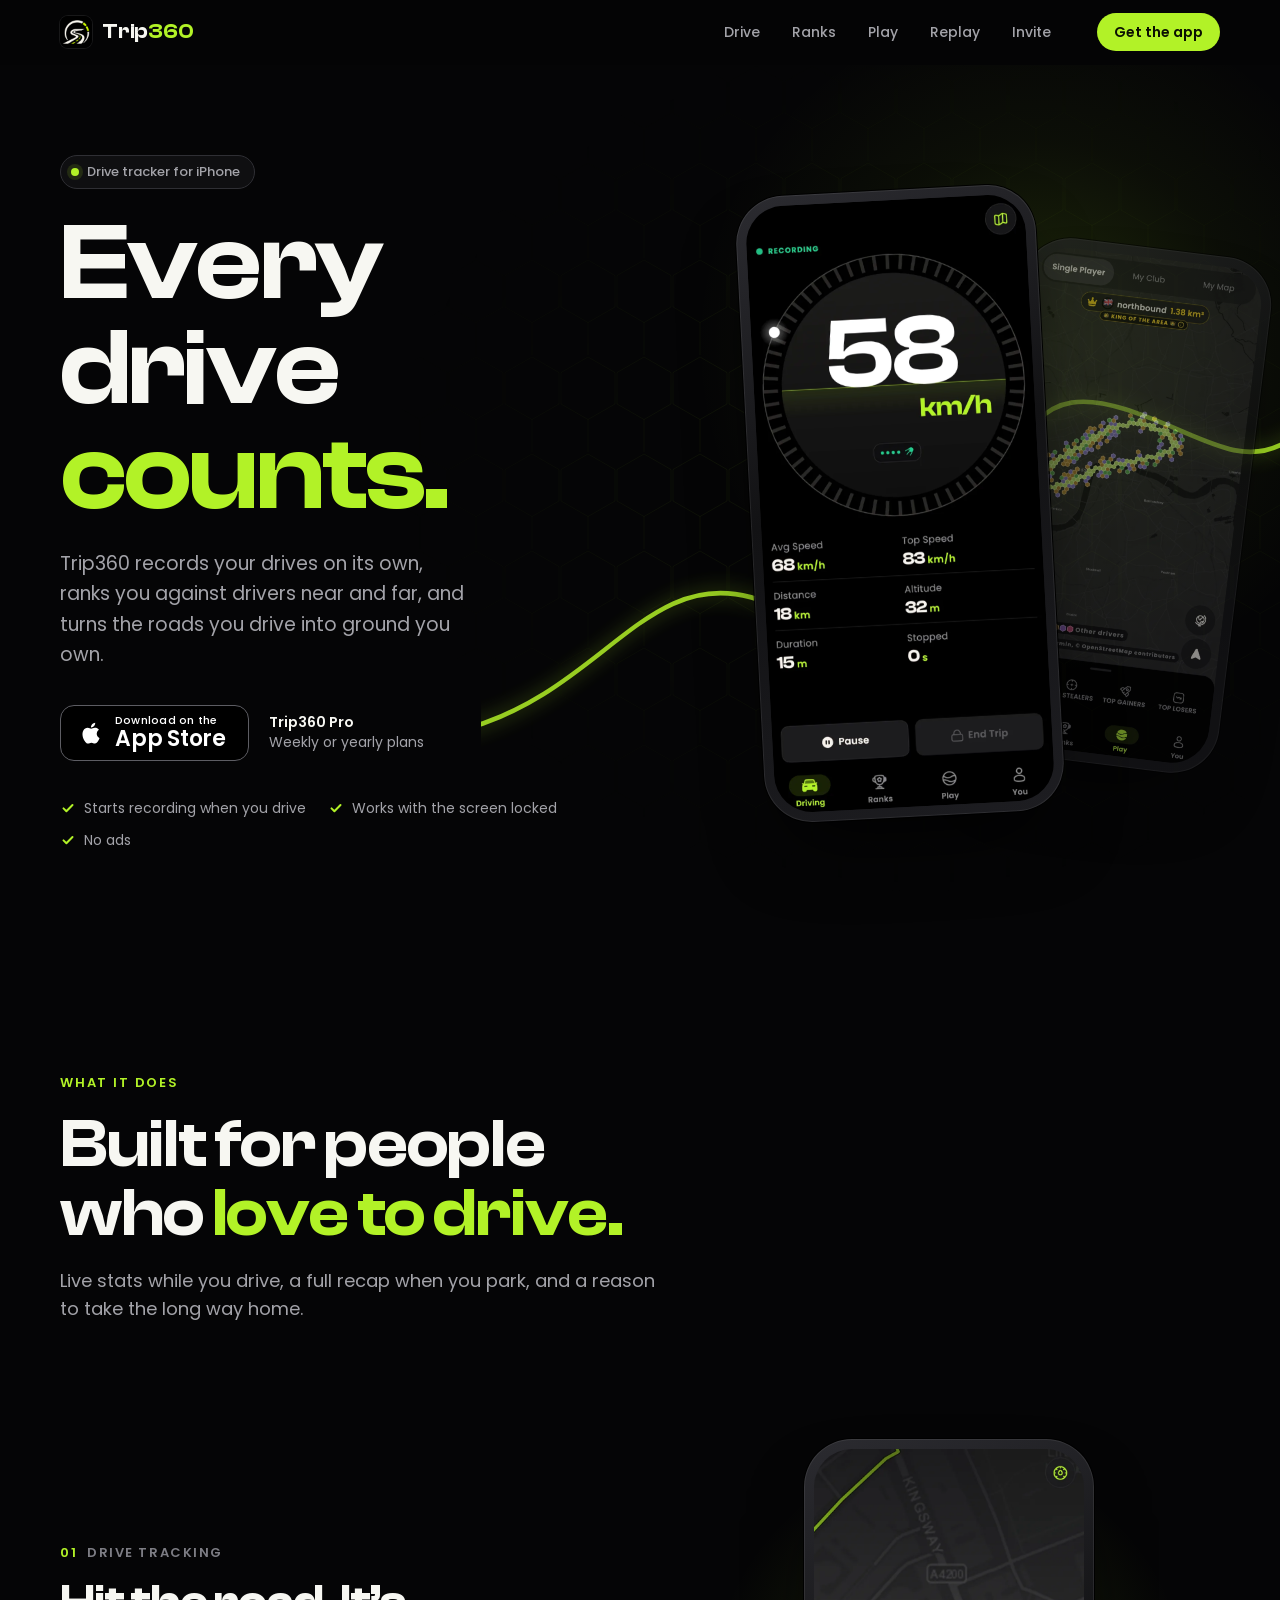
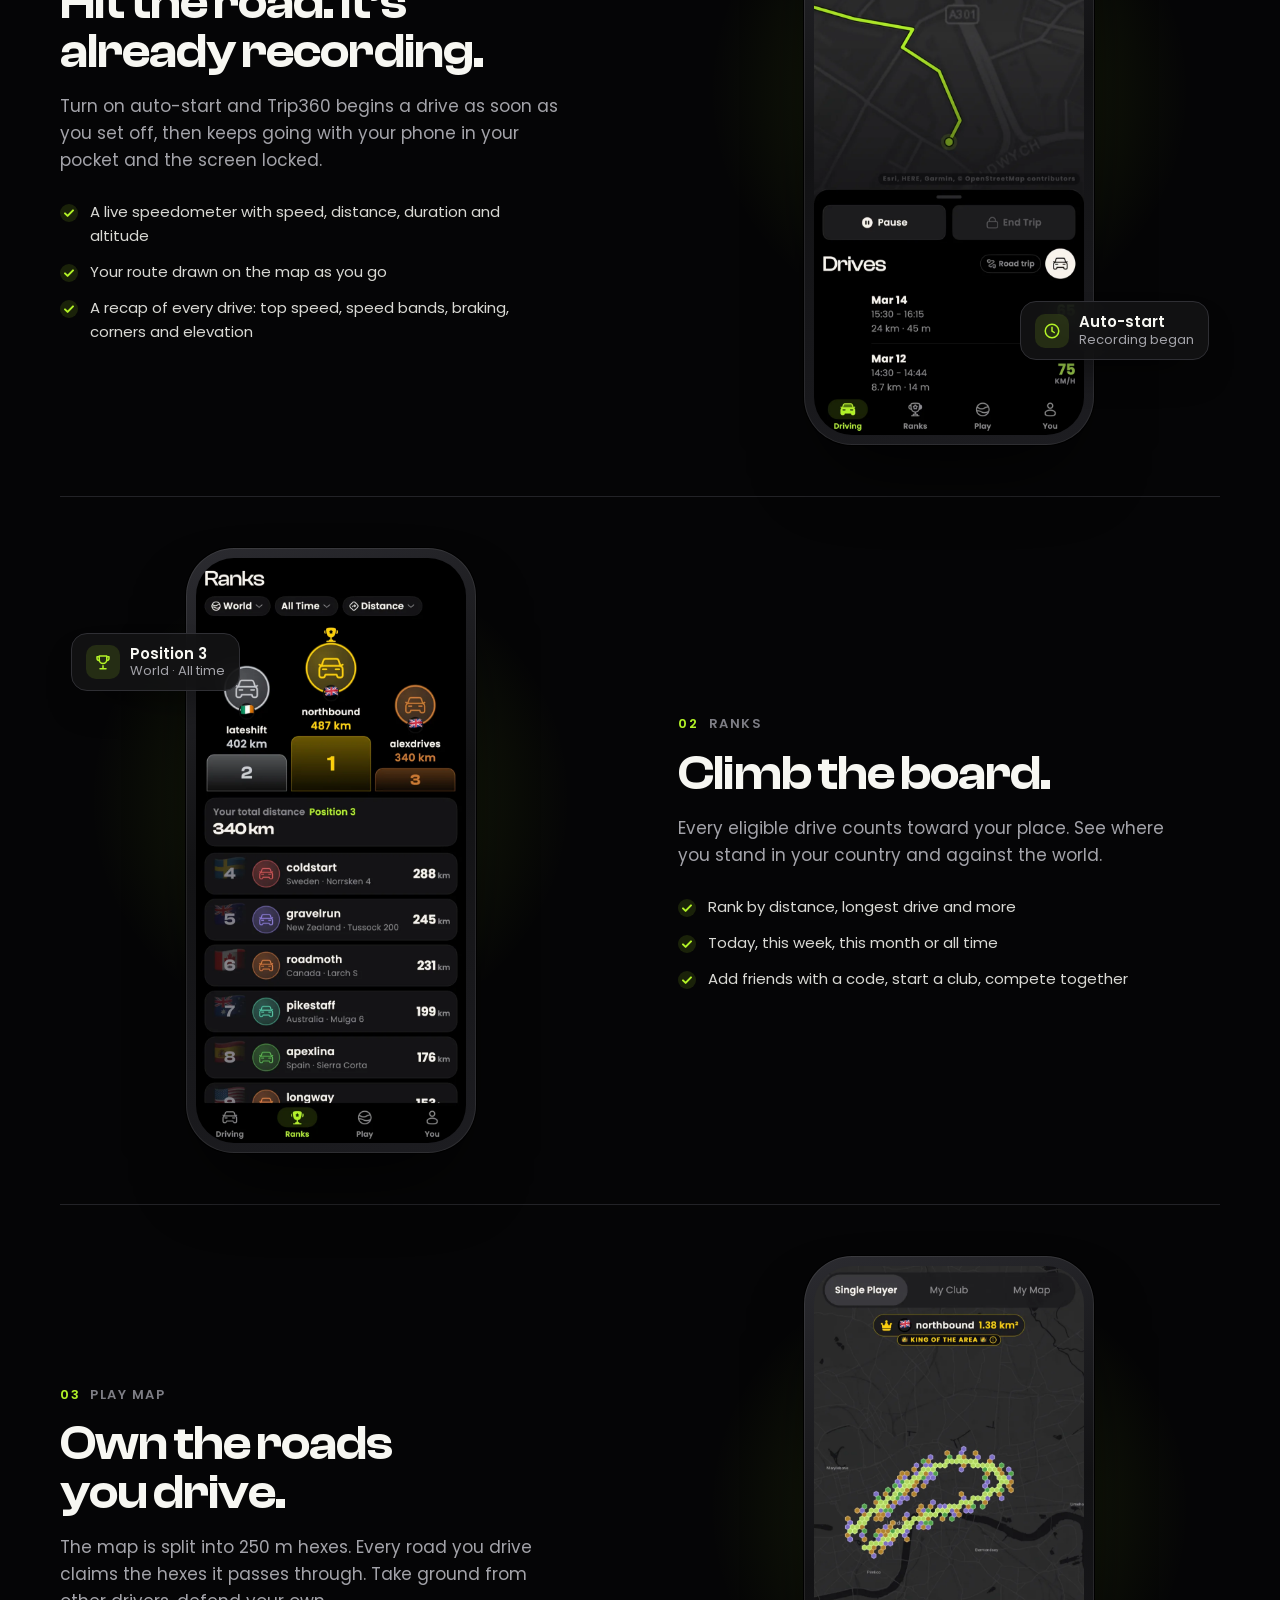
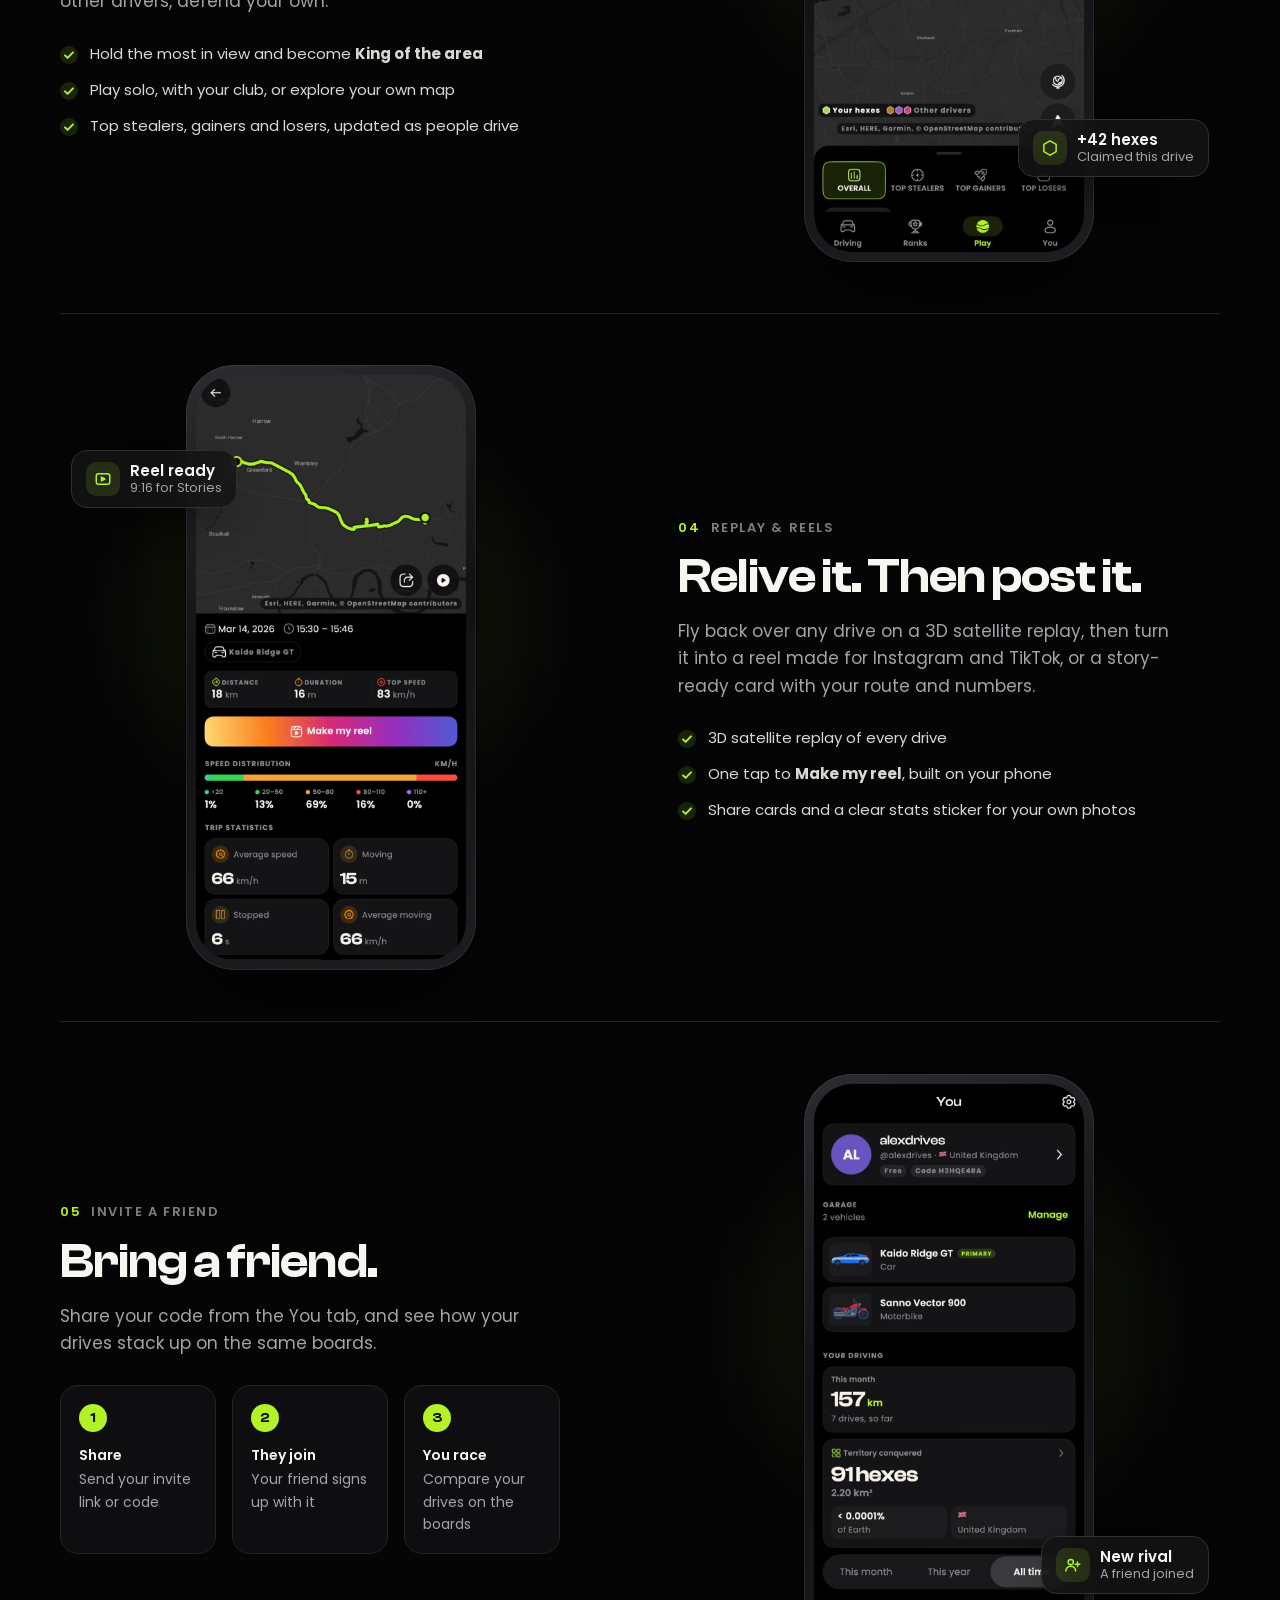
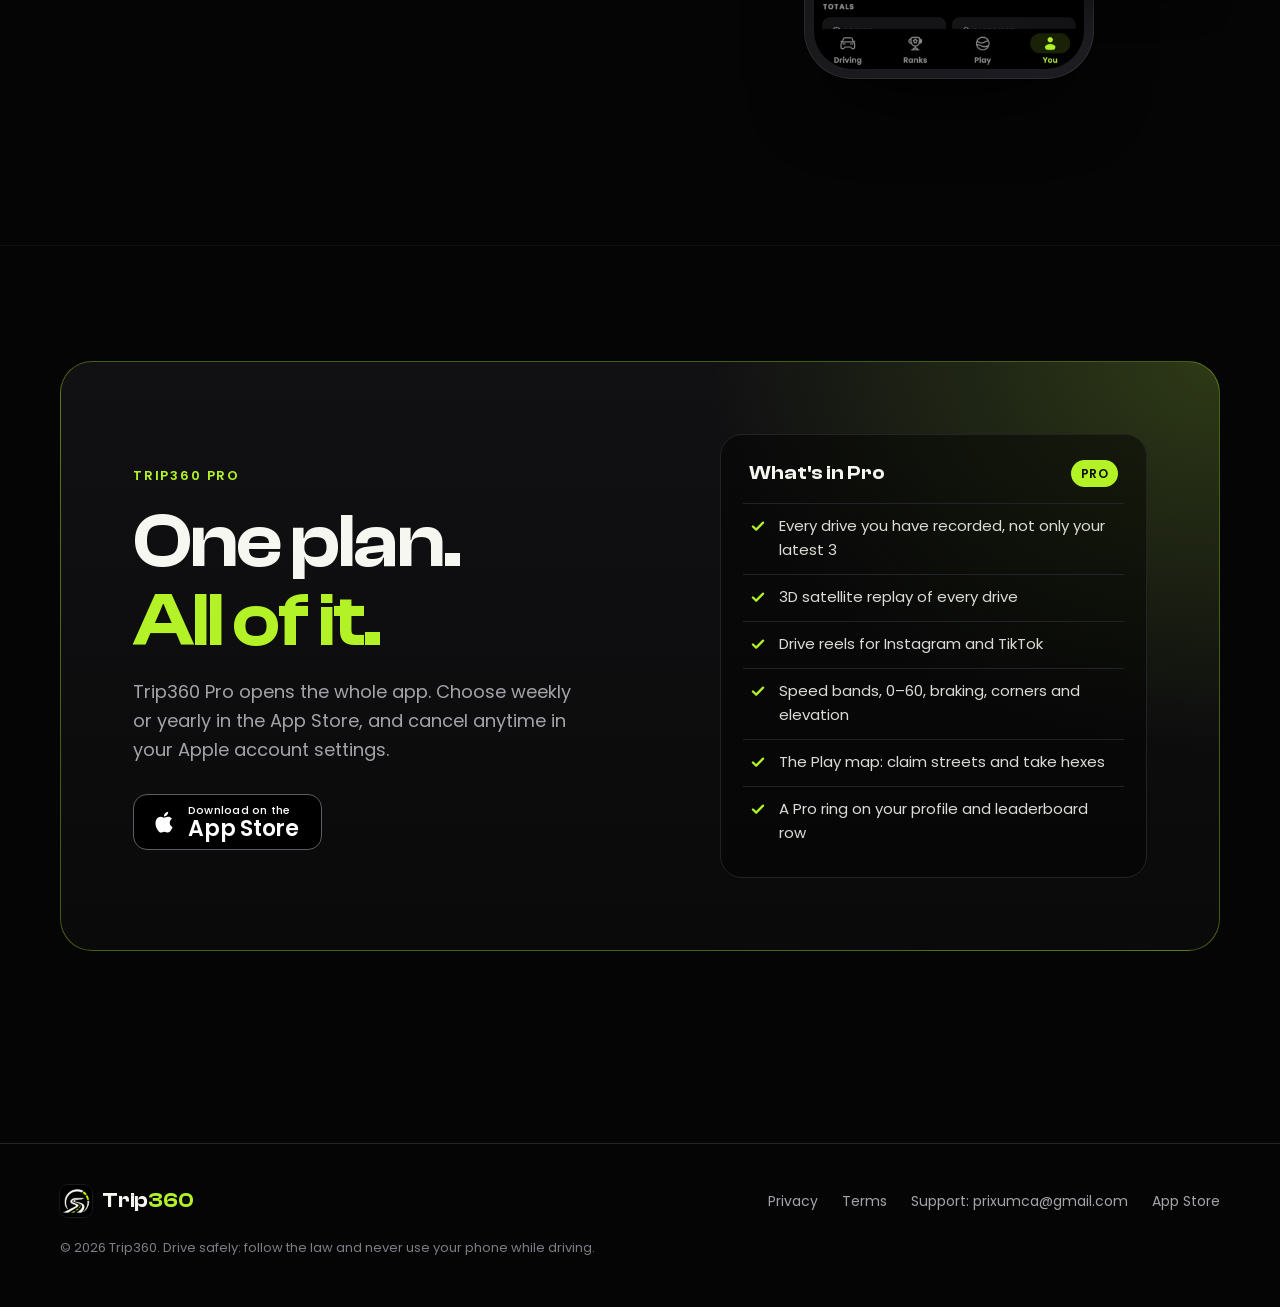
<file: index.html>
<!doctype html>
<html lang="en">
<head>
  <meta charset="utf-8">
  <meta name="viewport" content="width=device-width, initial-scale=1, viewport-fit=cover">
  <title>Trip360 — Every drive counts.</title>
  <meta name="description" content="Trip360 records your drives automatically, ranks you on leaderboards, turns the roads you drive into territory on the Play map, and makes 3D replays and reels of every trip.">
  <meta name="theme-color" content="#050506">
  <meta name="color-scheme" content="dark">
  <link rel="canonical" href="https://trip360.site/">
  <meta name="apple-itunes-app" content="app-id=6805200692">

  <meta property="og:type" content="website">
  <meta property="og:site_name" content="Trip360">
  <meta property="og:url" content="https://trip360.site/">
  <meta property="og:title" content="Trip360 — Every drive counts.">
  <meta property="og:description" content="Automatic drive tracking, leaderboards, a territory map you win by driving, and 3D replays and reels of every trip.">
  <meta property="og:image" content="https://trip360.site/assets/og.jpg">
  <meta property="og:image:width" content="1280">
  <meta property="og:image:height" content="720">
  <meta property="og:image:alt" content="Trip360 on iPhone: a live speedometer, a route on the map and the leaderboard.">
  <meta name="twitter:card" content="summary_large_image">
  <meta name="twitter:title" content="Trip360 — Every drive counts.">
  <meta name="twitter:description" content="Automatic drive tracking, leaderboards, a territory map and 3D replays.">
  <meta name="twitter:image" content="https://trip360.site/assets/og.jpg">

  <link rel="icon" type="image/png" sizes="32x32" href="/assets/favicon-32.png">
  <link rel="apple-touch-icon" href="/assets/apple-touch-icon.png">
  <link rel="preconnect" href="https://fonts.googleapis.com">
  <link rel="preconnect" href="https://fonts.gstatic.com" crossorigin>
  <link rel="stylesheet" href="https://fonts.googleapis.com/css2?family=Poppins:wght@400;500;600&display=swap">
  <link rel="preload" href="/assets/fonts/ClashDisplay-Semibold.ttf" as="font" type="font/ttf" crossorigin>
  <link rel="stylesheet" href="/css/site.css">
  <script type="module" src="/js/site.js"></script>
</head>
<body>
  <a class="skip" href="#main">Skip to content</a>

  <header class="site-header" id="top">
    <div class="wrap">
      <a class="brand" href="/" aria-label="Trip360 home">
        <img src="/assets/icon-192.png" width="32" height="32" alt="">
        <span>Trip<b>360</b></span>
      </a>
      <nav class="nav" aria-label="Sections">
        <a href="#drive">Drive</a>
        <a href="#ranks">Ranks</a>
        <a href="#play">Play</a>
        <a href="#replay">Replay</a>
        <a href="#invite">Invite</a>
      </nav>
      <a class="btn btn-lime btn-sm" href="https://apps.apple.com/app/id6805200692">Get the app</a>
    </div>
  </header>

  <main id="main">
    <!-- Hero -->
    <section class="hero" aria-labelledby="hero-title">
      <div class="wrap">
        <div class="hero-copy">
          <span class="eyebrow"><span class="dot" aria-hidden="true"></span>Drive tracker for iPhone</span>
          <h1 id="hero-title">Every drive <span class="lime">counts.</span></h1>
          <p class="lede">Trip360 records your drives on its own, ranks you against drivers near and far, and turns the roads you drive into ground you own.</p>
          <div class="cta-row">
            <a class="appstore" href="https://apps.apple.com/app/id6805200692" aria-label="Download Trip360 on the App Store">
              <svg viewBox="0 0 24 24" aria-hidden="true"><path d="M16.37 12.73c-.02-2.45 2-3.63 2.09-3.69-1.14-1.67-2.91-1.9-3.54-1.92-1.5-.15-2.94.89-3.7.89-.77 0-1.94-.87-3.19-.85-1.64.02-3.15.95-4 2.42-1.71 2.96-.44 7.34 1.23 9.74.81 1.18 1.78 2.5 3.05 2.45 1.22-.05 1.69-.79 3.17-.79 1.48 0 1.9.79 3.19.77 1.32-.02 2.15-1.2 2.96-2.38.93-1.36 1.31-2.68 1.33-2.75-.03-.01-2.56-.98-2.59-3.89zM13.93 5.53c.67-.82 1.13-1.95 1-3.08-.97.04-2.14.65-2.84 1.46-.62.72-1.17 1.87-1.02 2.98 1.08.08 2.19-.55 2.86-1.36z"/></svg>
              <span><small>Download on the</small><strong>App Store</strong></span>
            </a>
            <p class="cta-note"><strong>Trip360 Pro</strong><span>Weekly or yearly plans</span></p>
          </div>
          <ul class="hero-points">
            <li><svg viewBox="0 0 16 16" aria-hidden="true"><path d="M3.5 8.4l2.9 2.8L12.5 5" fill="none" stroke="currentColor" stroke-width="2" stroke-linecap="round" stroke-linejoin="round"/></svg>Starts recording when you drive</li>
            <li><svg viewBox="0 0 16 16" aria-hidden="true"><path d="M3.5 8.4l2.9 2.8L12.5 5" fill="none" stroke="currentColor" stroke-width="2" stroke-linecap="round" stroke-linejoin="round"/></svg>Works with the screen locked</li>
            <li><svg viewBox="0 0 16 16" aria-hidden="true"><path d="M3.5 8.4l2.9 2.8L12.5 5" fill="none" stroke="currentColor" stroke-width="2" stroke-linecap="round" stroke-linejoin="round"/></svg>No ads</li>
          </ul>
        </div>

        <div class="hero-visual" aria-hidden="true">
          <svg class="route" viewBox="0 0 1200 800" preserveAspectRatio="none">
            <path d="M-20 640 C 160 600, 220 470, 360 500 S 560 660, 640 520 S 700 260, 860 300 S 1060 420, 1220 180"/>
          </svg>
          <div class="phone back"><img src="/assets/screens/5-territory.webp" width="780" height="1690" alt="" loading="eager" decoding="async"></div>
          <div class="phone front"><img src="/assets/screens/1-drive.webp" width="780" height="1690" alt="" fetchpriority="high" decoding="async"></div>
        </div>
      </div>
    </section>

    <!-- Features -->
    <section class="section" id="features" aria-labelledby="features-title">
      <div class="wrap">
        <div class="section-head reveal">
          <span class="kicker">What it does</span>
          <h2 id="features-title">Built for people who <span class="lime">love to drive.</span></h2>
          <p>Live stats while you drive, a full recap when you park, and a reason to take the long way home.</p>
        </div>

        <article class="feature" id="drive">
          <div class="feature-copy reveal">
            <span class="num"><i>01</i> Drive tracking</span>
            <h3>Hit the road. It’s already recording.</h3>
            <p>Turn on auto-start and Trip360 begins a drive as soon as you set off, then keeps going with your phone in your pocket and the screen locked.</p>
            <ul class="ticks">
              <li>A live speedometer with speed, distance, duration and altitude</li>
              <li>Your route drawn on the map as you go</li>
              <li>A recap of every drive: top speed, speed bands, braking, corners and elevation</li>
            </ul>
          </div>
          <div class="feature-visual reveal">
            <div class="phone"><img src="/assets/screens/2-route.webp" width="780" height="1690" alt="Trip360 drawing a live route on the map while a drive is recording" loading="lazy" decoding="async"></div>
            <div class="chip br" aria-hidden="true">
              <span class="ico"><svg viewBox="0 0 24 24" fill="none" stroke="currentColor" stroke-width="2" stroke-linecap="round"><circle cx="12" cy="12" r="9"/><path d="M12 7v5l3 2"/></svg></span>
              <span><strong>Auto-start</strong>Recording began</span>
            </div>
          </div>
        </article>

        <article class="feature flip" id="ranks">
          <div class="feature-copy reveal">
            <span class="num"><i>02</i> Ranks</span>
            <h3>Climb the board.</h3>
            <p>Every eligible drive counts toward your place. See where you stand in your country and against the world.</p>
            <ul class="ticks">
              <li>Rank by distance, longest drive and more</li>
              <li>Today, this week, this month or all time</li>
              <li>Add friends with a code, start a club, compete together</li>
            </ul>
          </div>
          <div class="feature-visual reveal">
            <div class="phone"><img src="/assets/screens/4-ranks.webp" width="780" height="1690" alt="The Ranks leaderboard with a podium of the top three drivers" loading="lazy" decoding="async"></div>
            <div class="chip tl" aria-hidden="true">
              <span class="ico"><svg viewBox="0 0 24 24" fill="none" stroke="currentColor" stroke-width="2" stroke-linecap="round" stroke-linejoin="round"><path d="M8 21h8M12 17v4M7 4h10v5a5 5 0 0 1-10 0V4z"/><path d="M17 5h3v2a3 3 0 0 1-3 3M7 5H4v2a3 3 0 0 0 3 3"/></svg></span>
              <span><strong>Position 3</strong>World · All time</span>
            </div>
          </div>
        </article>

        <article class="feature" id="play">
          <div class="feature-copy reveal">
            <span class="num"><i>03</i> Play map</span>
            <h3>Own the roads you drive.</h3>
            <p>The map is split into 250&nbsp;m hexes. Every road you drive claims the hexes it passes through. Take ground from other drivers, defend your own.</p>
            <ul class="ticks">
              <li>Hold the most in view and become <strong>King of the area</strong></li>
              <li>Play solo, with your club, or explore your own map</li>
              <li>Top stealers, gainers and losers, updated as people drive</li>
            </ul>
          </div>
          <div class="feature-visual reveal">
            <div class="phone"><img src="/assets/screens/5-territory.webp" width="780" height="1690" alt="The Play map of London covered in claimed hexes, with the King of the area banner" loading="lazy" decoding="async"></div>
            <div class="chip br" aria-hidden="true">
              <span class="ico"><svg viewBox="0 0 24 24" fill="none" stroke="currentColor" stroke-width="2" stroke-linejoin="round"><path d="M12 2.5l8.2 4.75v9.5L12 21.5l-8.2-4.75v-9.5z"/></svg></span>
              <span><strong>+42 hexes</strong>Claimed this drive</span>
            </div>
          </div>
        </article>

        <article class="feature flip" id="replay">
          <div class="feature-copy reveal">
            <span class="num"><i>04</i> Replay &amp; reels</span>
            <h3>Relive it. Then post it.</h3>
            <p>Fly back over any drive on a 3D satellite replay, then turn it into a reel made for Instagram and TikTok, or a story-ready card with your route and numbers.</p>
            <ul class="ticks">
              <li>3D satellite replay of every drive</li>
              <li>One tap to <strong>Make my reel</strong>, built on your phone</li>
              <li>Share cards and a clear stats sticker for your own photos</li>
            </ul>
          </div>
          <div class="feature-visual reveal">
            <div class="phone"><img src="/assets/screens/6-recap.webp" width="780" height="1690" alt="A drive recap with the route, distance, duration, top speed and a Make my reel button" loading="lazy" decoding="async"></div>
            <div class="chip tl" aria-hidden="true">
              <span class="ico"><svg viewBox="0 0 24 24" fill="none" stroke="currentColor" stroke-width="2" stroke-linejoin="round"><rect x="3" y="5" width="18" height="14" rx="3"/><path d="M10 9.5v5l4.5-2.5z" fill="currentColor"/></svg></span>
              <span><strong>Reel ready</strong>9:16 for Stories</span>
            </div>
          </div>
        </article>

        <article class="feature" id="invite">
          <div class="feature-copy reveal">
            <span class="num"><i>05</i> Invite a friend</span>
            <h3>Bring a friend.</h3>
            <p>Share your code from the You tab, and see how your drives stack up on the same boards.</p>
            <ol class="steps">
              <li><strong>Share</strong>Send your invite link or code</li>
              <li><strong>They join</strong>Your friend signs up with it</li>
              <li><strong>You race</strong>Compare your drives on the boards</li>
            </ol>
          </div>
          <div class="feature-visual reveal">
            <div class="phone"><img src="/assets/screens/8-you.webp" width="780" height="1690" alt="The You tab with a profile, a friend code, the garage and monthly driving totals" loading="lazy" decoding="async"></div>
            <div class="chip br" aria-hidden="true">
              <span class="ico"><svg viewBox="0 0 24 24" fill="none" stroke="currentColor" stroke-width="2" stroke-linecap="round" stroke-linejoin="round"><circle cx="9" cy="8" r="3.5"/><path d="M2.5 20a6.5 6.5 0 0 1 13 0M18 8v6M15 11h6"/></svg></span>
              <span><strong>New rival</strong>A friend joined</span>
            </div>
          </div>
        </article>
      </div>
    </section>

    <!-- Pro -->
    <section class="section" id="pro" aria-labelledby="pro-title">
      <div class="wrap">
        <div class="free reveal">
          <div>
            <span class="kicker">Trip360 Pro</span>
            <h2 id="pro-title">One plan.<br><span class="lime">All of it.</span></h2>
            <p class="sub">Trip360 Pro opens the whole app. Choose weekly or yearly in the App Store, and cancel anytime in your Apple account settings.</p>
            <div class="cta-row">
              <a class="appstore" href="https://apps.apple.com/app/id6805200692" aria-label="Download Trip360 on the App Store">
                <svg viewBox="0 0 24 24" aria-hidden="true"><path d="M16.37 12.73c-.02-2.45 2-3.63 2.09-3.69-1.14-1.67-2.91-1.9-3.54-1.92-1.5-.15-2.94.89-3.7.89-.77 0-1.94-.87-3.19-.85-1.64.02-3.15.95-4 2.42-1.71 2.96-.44 7.34 1.23 9.74.81 1.18 1.78 2.5 3.05 2.45 1.22-.05 1.69-.79 3.17-.79 1.48 0 1.9.79 3.19.77 1.32-.02 2.15-1.2 2.96-2.38.93-1.36 1.31-2.68 1.33-2.75-.03-.01-2.56-.98-2.59-3.89zM13.93 5.53c.67-.82 1.13-1.95 1-3.08-.97.04-2.14.65-2.84 1.46-.62.72-1.17 1.87-1.02 2.98 1.08.08 2.19-.55 2.86-1.36z"/></svg>
                <span><small>Download on the</small><strong>App Store</strong></span>
              </a>
            </div>
          </div>
          <ul class="pro-list" aria-label="What is in Pro">
            <li class="head">What's in Pro <span class="badge">PRO</span></li>
            <li><svg viewBox="0 0 16 16" aria-hidden="true"><path d="M3.5 8.4l2.9 2.8L12.5 5" fill="none" stroke="currentColor" stroke-width="2" stroke-linecap="round" stroke-linejoin="round"/></svg>Every drive you have recorded, not only your latest 3</li>
            <li><svg viewBox="0 0 16 16" aria-hidden="true"><path d="M3.5 8.4l2.9 2.8L12.5 5" fill="none" stroke="currentColor" stroke-width="2" stroke-linecap="round" stroke-linejoin="round"/></svg>3D satellite replay of every drive</li>
            <li><svg viewBox="0 0 16 16" aria-hidden="true"><path d="M3.5 8.4l2.9 2.8L12.5 5" fill="none" stroke="currentColor" stroke-width="2" stroke-linecap="round" stroke-linejoin="round"/></svg>Drive reels for Instagram and TikTok</li>
            <li><svg viewBox="0 0 16 16" aria-hidden="true"><path d="M3.5 8.4l2.9 2.8L12.5 5" fill="none" stroke="currentColor" stroke-width="2" stroke-linecap="round" stroke-linejoin="round"/></svg>Speed bands, 0–60, braking, corners and elevation</li>
            <li><svg viewBox="0 0 16 16" aria-hidden="true"><path d="M3.5 8.4l2.9 2.8L12.5 5" fill="none" stroke="currentColor" stroke-width="2" stroke-linecap="round" stroke-linejoin="round"/></svg>The Play map: claim streets and take hexes</li>
            <li><svg viewBox="0 0 16 16" aria-hidden="true"><path d="M3.5 8.4l2.9 2.8L12.5 5" fill="none" stroke="currentColor" stroke-width="2" stroke-linecap="round" stroke-linejoin="round"/></svg>A Pro ring on your profile and leaderboard row</li>
          </ul>
        </div>
      </div>
    </section>
  </main>

  <footer class="site-footer">
    <div class="wrap">
      <a class="brand" href="/" aria-label="Trip360 home">
        <img src="/assets/icon-192.png" width="32" height="32" alt="">
        <span>Trip<b>360</b></span>
      </a>
      <ul class="foot-links">
        <li><a href="/privacy">Privacy</a></li>
        <li><a href="/terms">Terms</a></li>
        <li><a href="mailto:prixumca@gmail.com">Support: prixumca@gmail.com</a></li>
        <li><a href="https://apps.apple.com/app/id6805200692">App Store</a></li>
      </ul>
      <p class="foot-note">© 2026 Trip360. Drive safely: follow the law and never use your phone while driving.</p>
    </div>
  </footer>
</body>
</html>
</file>
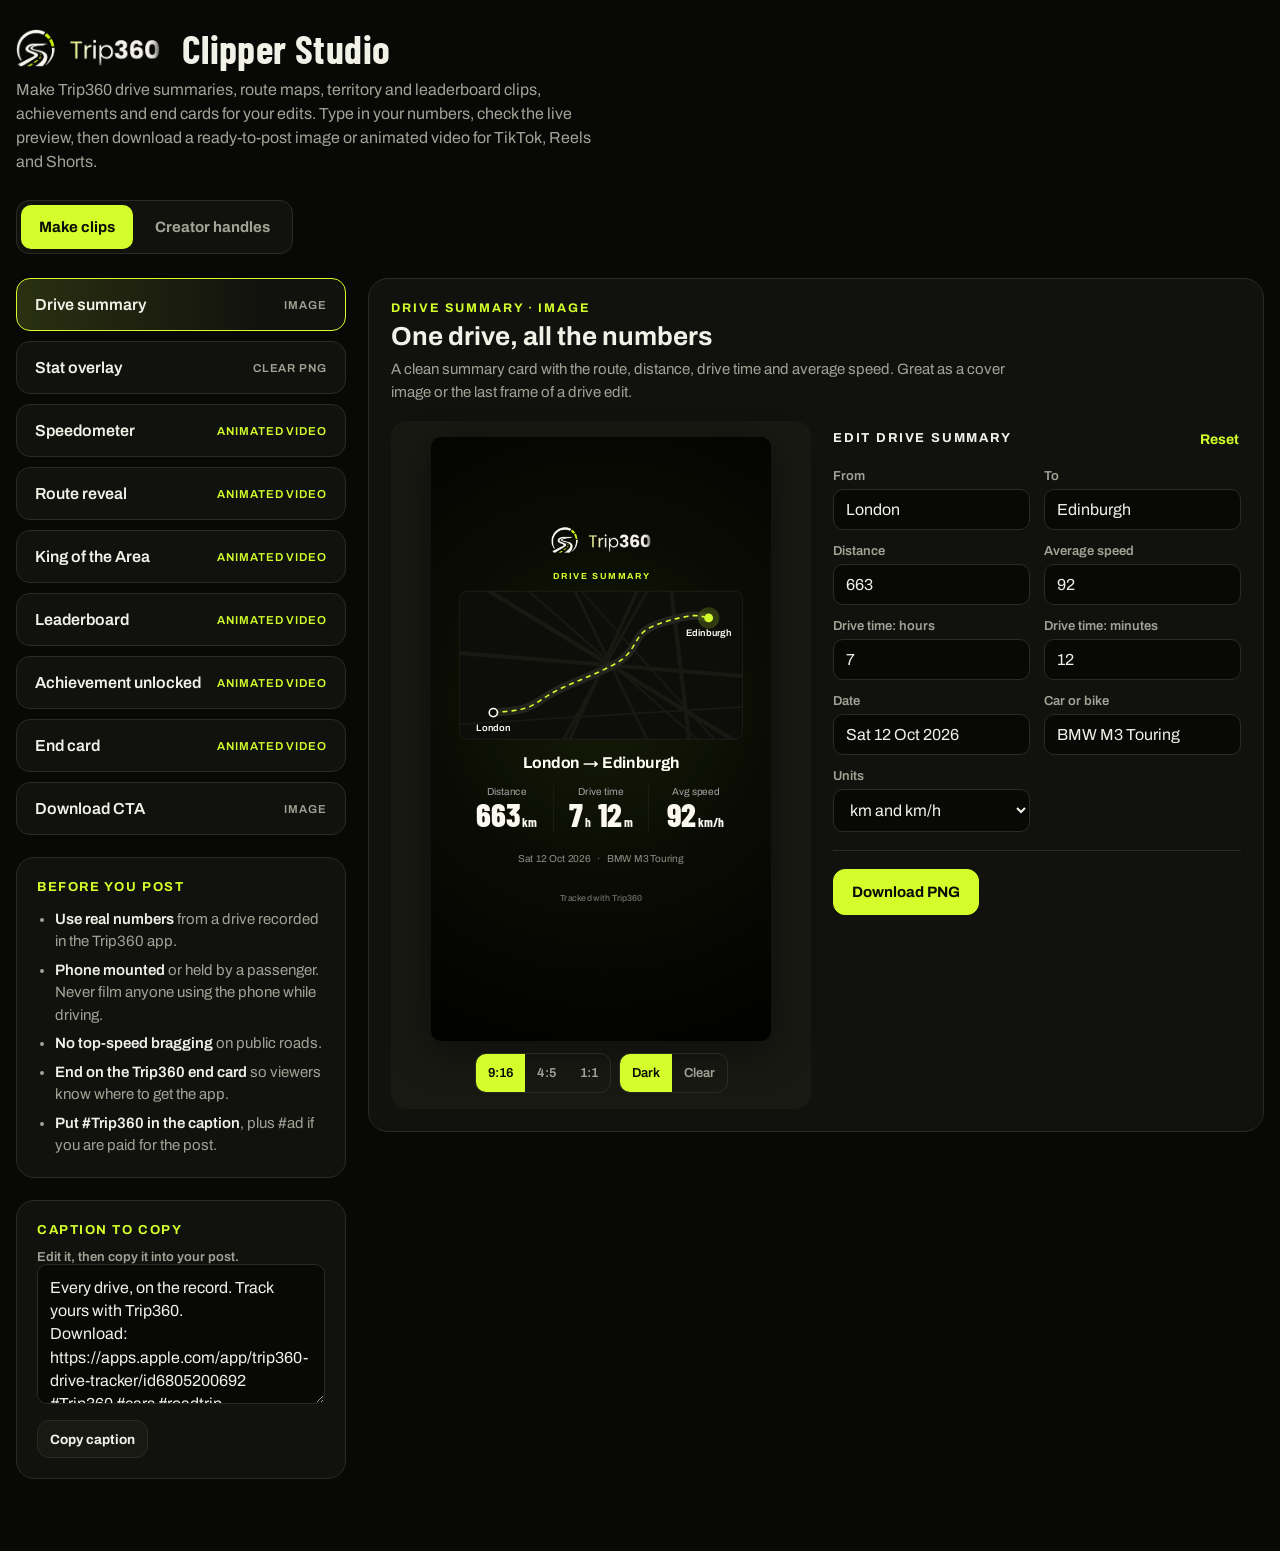
<file: studio-next/index.html>
<!doctype html>
<html lang="en">
<head>
<meta charset="utf-8">
<meta name="viewport" content="width=device-width,initial-scale=1,viewport-fit=cover">
<meta name="robots" content="noindex, nofollow">
<title>Trip360 Clipper Studio</title>
<link rel="icon" type="image/png" sizes="32x32" href="/assets/favicon-32.png">
<link rel="apple-touch-icon" href="/assets/apple-touch-icon.png">
<link rel="preconnect" href="https://fonts.googleapis.com">
<link rel="preconnect" href="https://fonts.gstatic.com" crossorigin>
<link rel="stylesheet" href="https://fonts.googleapis.com/css2?family=Archivo:wght@400;500;600;700;800&family=Barlow+Condensed:wght@600;700;800&family=Outfit:wght@400;600;700&family=Poppins:wght@500;700&display=swap">
<style>html{scroll-padding-top:env(safe-area-inset-top,0px)}body{margin:0;padding:0}img{max-width:100%}</style>
<style>
/* Layout: template list on the left, live editor (preview + fields + export) on the right; stacks on phones. Single dark look in the Trip360 asphalt + lime palette. */
:root {
  color-scheme: dark;
  --bg: #080806;
  --panel: #11120D;
  --panel-2: #181913;
  --line: #2A2B22;
  --text: #F2F1E8;
  --muted: #A3A296;
  --faint: #77766C;
  --lime: #D4FE2B;
  --lime-ink: #0B0C05;
  --warn: #FFB86B;
  --font-ui: "Archivo", "Helvetica Neue", Arial, sans-serif;
  --font-num: "Barlow Condensed", "Arial Narrow", sans-serif;
  --radius: 14px;
}
* { box-sizing: border-box; }
[hidden] { display: none !important; }
body { background: var(--bg); color: var(--text); font-family: var(--font-ui); font-size: 15px; line-height: 1.5; }
.wrap { max-width: 1280px; margin: 0 auto; padding-block: 28px 72px; padding-left: max(16px, env(safe-area-inset-left, 0px)); padding-right: max(16px, env(safe-area-inset-right, 0px)); }
header.top { display: flex; flex-wrap: wrap; align-items: center; gap: 14px 22px; margin-bottom: 10px; }
header.top img { height: 38px; width: auto; }
header.top h1 { margin: 0; font-family: var(--font-num); font-weight: 700; font-size: 40px; letter-spacing: 0.01em; line-height: 1; }
.intro { color: var(--muted); max-width: 64ch; margin: 6px 0 26px; font-size: 16px; }
.layout { display: grid; grid-template-columns: minmax(0, 1fr); grid-template-areas: "list" "editor" "cards"; gap: 22px; align-items: start; }
.layout > .list { grid-area: list; }
.layout > .editor { grid-area: editor; }
.layout > .cards { grid-area: cards; }
@media (min-width: 980px) { .layout { grid-template-columns: 330px minmax(0, 1fr); grid-template-rows: auto 1fr; grid-template-areas: "list editor" "cards editor"; } }
.cards { display: flex; flex-direction: column; gap: 22px; min-width: 0; }
.list { display: flex; flex-direction: column; gap: 10px; margin: 0; padding: 0; list-style: none; }
.tpl { width: 100%; display: flex; justify-content: space-between; align-items: center; gap: 12px; padding: 17px 18px; border: 1px solid var(--line); border-radius: var(--radius); background: var(--panel); color: var(--text); font: 600 16px var(--font-ui); text-align: left; cursor: pointer; transition: border-color .15s, background-color .15s; }
.tpl:hover { border-color: #46483A; }
.tpl[aria-pressed="true"] { border-color: var(--lime); background: linear-gradient(90deg, rgba(212, 254, 43, 0.13), rgba(212, 254, 43, 0) 75%), var(--panel); }
.tpl .kind { font: 600 11.5px var(--font-ui); letter-spacing: 0.08em; text-transform: uppercase; color: var(--muted); white-space: nowrap; }
.tpl .kind.video { color: var(--lime); }
.card { border: 1px solid var(--line); border-radius: 18px; background: var(--panel); padding: 20px; min-width: 0; }
.card h3 { margin: 0 0 10px; font-size: 13px; letter-spacing: 0.12em; text-transform: uppercase; color: var(--lime); }
.rules { margin: 0; padding-left: 18px; color: var(--muted); display: flex; flex-direction: column; gap: 6px; }
.rules strong { color: var(--text); font-weight: 600; }
textarea, input, select { font: 16px var(--font-ui); color: var(--text); background: var(--bg); border: 1px solid var(--line); border-radius: 10px; padding: 11px 12px; width: 100%; min-width: 0; }
textarea { resize: vertical; min-height: 110px; line-height: 1.45; }
input:focus-visible, select:focus-visible, textarea:focus-visible, button:focus-visible { outline: 2px solid var(--lime); outline-offset: 2px; }
.btn { display: inline-flex; align-items: center; justify-content: center; gap: 8px; min-height: 46px; padding: 11px 18px; border-radius: 12px; border: 1px solid var(--line); background: var(--panel-2); color: var(--text); font: 700 15px var(--font-ui); cursor: pointer; }
.btn:hover { border-color: #55574A; }
.btn.primary { background: var(--lime); color: var(--lime-ink); border-color: var(--lime); }
.btn.primary:hover { filter: brightness(1.05); }
.btn:disabled { opacity: 0.45; cursor: not-allowed; }
.btn.small { min-height: 38px; padding: 8px 12px; font-size: 13.5px; }
.editor { border: 1px solid var(--line); border-radius: 20px; background: var(--panel); padding: 22px; min-width: 0; }
.eyebrow { font: 700 12.5px var(--font-ui); letter-spacing: 0.16em; text-transform: uppercase; color: var(--lime); margin: 0 0 6px; }
.editor h2 { margin: 0 0 6px; font-size: 26px; line-height: 1.2; text-wrap: balance; }
.editor .desc { margin: 0 0 18px; color: var(--muted); max-width: 70ch; }
.ed-grid { display: grid; grid-template-columns: minmax(0, 1fr); gap: 22px; align-items: start; }
@media (min-width: 1180px) { .ed-grid { grid-template-columns: minmax(0, 420px) minmax(0, 1fr); } }
.stage { border-radius: 16px; background: var(--panel-2); padding: 16px; display: grid; justify-items: center; gap: 12px; min-width: 0; }
.canvas-box { width: 100%; display: grid; place-items: center; }
#preview { display: block; width: 100%; height: auto; border-radius: 10px; box-shadow: 0 10px 40px rgba(0, 0, 0, 0.45); }
#preview.r916 { max-width: 340px; }
#preview.r45 { max-width: 420px; }
#preview.r11 { max-width: 440px; }
#preview.checker { background-color: #2a2a2a; background-image: linear-gradient(45deg, #3a3a3a 25%, transparent 25%), linear-gradient(-45deg, #3a3a3a 25%, transparent 25%), linear-gradient(45deg, transparent 75%, #3a3a3a 75%), linear-gradient(-45deg, transparent 75%, #3a3a3a 75%); background-size: 22px 22px; background-position: 0 0, 0 11px, 11px -11px, -11px 0; }
.stage-bar { display: flex; flex-wrap: wrap; justify-content: center; gap: 8px; }
.seg { display: inline-flex; border: 1px solid var(--line); border-radius: 11px; overflow: hidden; }
.seg button { border: 0; background: transparent; color: var(--muted); font: 600 13px var(--font-ui); padding: 9px 12px; min-height: 38px; cursor: pointer; }
.seg button[aria-pressed="true"] { background: var(--lime); color: var(--lime-ink); }
.panel-head { display: flex; justify-content: space-between; align-items: center; gap: 12px; margin-bottom: 12px; }
.panel-head h3 { margin: 0; font-size: 13px; letter-spacing: 0.14em; text-transform: uppercase; }
.linkbtn { background: none; border: 0; color: var(--lime); font: 700 14px var(--font-ui); cursor: pointer; padding: 6px 2px; min-height: 36px; }
.fields { display: grid; grid-template-columns: repeat(2, minmax(0, 1fr)); gap: 14px; }
@media (max-width: 560px) { .fields { grid-template-columns: minmax(0, 1fr); } }
.field { display: flex; flex-direction: column; gap: 6px; min-width: 0; }
.field.wide { grid-column: 1 / -1; }
.field label { font: 600 13px var(--font-ui); color: var(--muted); }
.field .hint { font-size: 12.5px; color: var(--faint); }
.export { margin-top: 18px; padding-top: 18px; border-top: 1px solid var(--line); display: flex; flex-direction: column; gap: 12px; }
.export .row { display: flex; flex-wrap: wrap; gap: 10px; }
.progress { height: 8px; border-radius: 6px; background: var(--panel-2); overflow: hidden; }
.progress > div { height: 100%; width: 0%; background: var(--lime); transition: width .1s linear; }
.status { min-height: 1.5em; color: var(--muted); font-size: 14px; }
.status.ok { color: var(--lime); }
.status.warn { color: var(--warn); }
.cap-actions { display: flex; flex-wrap: wrap; gap: 10px; margin-top: 10px; align-items: center; }
.recorder { position: fixed; left: 0; top: 0; width: 1px; height: 1px; overflow: hidden; opacity: 0; pointer-events: none; }
@media (prefers-reduced-motion: reduce) { .tpl, .progress > div { transition: none; } }

/* Tabs: Make clips | Creator handles */
.tabs { display: inline-flex; border: 1px solid var(--line); border-radius: 13px; padding: 4px; gap: 4px; background: var(--panel); margin: 0 0 24px; max-width: 100%; overflow-x: auto; }
.tabs button { border: 0; background: transparent; color: var(--muted); font: 700 15px var(--font-ui); padding: 10px 18px; min-height: 44px; border-radius: 10px; cursor: pointer; white-space: nowrap; }
.tabs button:hover { color: var(--text); }
.tabs button[aria-selected="true"] { background: var(--lime); color: var(--lime-ink); }

/* Creator handles */
.hv { display: flex; flex-direction: column; gap: 22px; }
.hv-grid { display: grid; grid-template-columns: minmax(0, 1fr); gap: 22px; align-items: start; }
@media (min-width: 980px) { .hv-grid { grid-template-columns: minmax(0, 1.35fr) minmax(0, 1fr); } }
.hv .card h2 { margin: 0 0 4px; font-size: 22px; line-height: 1.25; }
.hv .card .sub { margin: 0 0 16px; color: var(--muted); }
.stats { display: grid; grid-template-columns: repeat(auto-fit, minmax(min(100%, 150px), 1fr)); gap: 12px; }
.stat { border: 1px solid var(--line); border-radius: var(--radius); background: var(--panel); padding: 14px 16px; min-width: 0; }
.stat .k { font: 600 12.5px var(--font-ui); letter-spacing: 0.08em; text-transform: uppercase; color: var(--muted); }
.stat .v { font: 700 38px/1.05 var(--font-num); margin-top: 4px; font-variant-numeric: tabular-nums; }
.at { position: relative; }
.at::before { content: "@"; position: absolute; left: 12px; top: 50%; transform: translateY(-50%); color: var(--faint); pointer-events: none; }
.at input { padding-left: 28px; }
.h-actions { display: flex; flex-wrap: wrap; gap: 10px; align-items: center; margin-top: 16px; }
.btn.danger { color: #FF8A80; }
.notice { border: 1px solid #4A3A16; background: #1C170B; color: var(--text); border-radius: 12px; padding: 12px 14px; font-size: 14.5px; margin: 0 0 14px; }
.notice.ok { border-color: #3D4A12; background: #151A07; }
.app-row { display: flex; flex-wrap: wrap; gap: 10px; align-items: center; }
.app-row code { flex: 1 1 16rem; min-width: 0; overflow-wrap: anywhere; background: var(--bg); border: 1px solid var(--line); border-radius: 10px; padding: 11px 12px; font-size: 14px; color: var(--muted); }
.toolbar { display: flex; flex-wrap: wrap; gap: 8px; align-items: center; margin-bottom: 14px; }
.toolbar input { flex: 1 1 14rem; width: auto; }
.chipf { border: 1px solid var(--line); background: var(--panel-2); color: var(--muted); border-radius: 999px; padding: 7px 13px; font: 600 13.5px var(--font-ui); cursor: pointer; min-height: 36px; }
.chipf:hover { color: var(--text); }
.chipf[aria-pressed="true"] { background: var(--lime); color: var(--lime-ink); border-color: var(--lime); }
.people { display: grid; grid-template-columns: repeat(auto-fill, minmax(min(100%, 280px), 1fr)); gap: 12px; margin: 0; padding: 0; list-style: none; }
.person { border: 1px solid var(--line); border-radius: var(--radius); background: var(--panel-2); padding: 14px 16px; display: flex; flex-direction: column; gap: 10px; min-width: 0; }
.person.me { border-color: var(--lime); }
.person-top { display: flex; justify-content: space-between; gap: 10px; align-items: baseline; }
.person-name { font-weight: 700; font-size: 16.5px; overflow-wrap: anywhere; }
.person-meta { font-size: 12.5px; color: var(--faint); white-space: nowrap; }
.you { font: 800 11px var(--font-ui); letter-spacing: 0.1em; background: var(--lime); color: var(--lime-ink); border-radius: 999px; padding: 2px 8px; margin-left: 6px; vertical-align: 2px; }
.plinks { display: flex; flex-wrap: wrap; gap: 6px; }
.plink { display: inline-flex; gap: 6px; align-items: center; max-width: 100%; font-size: 13.5px; padding: 5px 11px; border-radius: 999px; border: 1px solid var(--line); background: var(--panel); color: var(--text); text-decoration: none; }
.plink:hover { border-color: var(--lime); color: var(--lime); }
.plink b { color: var(--muted); font-weight: 600; }
.plink span { overflow: hidden; text-overflow: ellipsis; white-space: nowrap; }
.empty { border: 1px dashed var(--line); border-radius: var(--radius); padding: 22px; text-align: center; color: var(--muted); }
.empty strong { display: block; color: var(--text); margin-bottom: 4px; }
.person .rm { align-self: flex-start; }
.plink em { font-style: normal; font-weight: 700; color: var(--lime); }

/* Platform panels in the creator form */
.plats { display: flex; flex-direction: column; gap: 8px; margin-top: 16px; }
.plat { border: 1px solid var(--line); border-radius: 12px; background: var(--panel-2); }
.plat[open] { border-color: #46483A; }
.plat summary { list-style: none; cursor: pointer; display: flex; justify-content: space-between; align-items: center; gap: 12px; padding: 13px 14px; min-height: 48px; }
.plat summary::-webkit-details-marker { display: none; }
.plat summary::after { content: "+"; font: 700 20px/1 var(--font-ui); color: var(--muted); flex: none; }
.plat[open] summary::after { content: "\2212"; }
.pname { font-weight: 700; }
.psum { flex: 1; min-width: 0; text-align: right; color: var(--faint); font-size: 13.5px; overflow: hidden; text-overflow: ellipsis; white-space: nowrap; }
.psum.on { color: var(--lime); }
.plat .fields { padding: 0 14px 14px; }

/* Admin */
.acard { border: 1px solid var(--line); border-radius: var(--radius); background: var(--panel-2); padding: 16px; display: flex; flex-direction: column; gap: 12px; min-width: 0; }
#aList { display: flex; flex-direction: column; gap: 12px; }
.acard-top { display: flex; justify-content: space-between; gap: 12px; align-items: flex-start; flex-wrap: wrap; }
.acard .person-meta { white-space: normal; margin-top: 2px; overflow-wrap: anywhere; }
.st { font: 700 12px var(--font-ui); letter-spacing: 0.08em; text-transform: uppercase; border-radius: 999px; padding: 4px 10px; white-space: nowrap; border: 1px solid var(--line); color: var(--muted); }
.st-approved { background: var(--lime); color: var(--lime-ink); border-color: var(--lime); }
.st-pending { color: var(--warn); border-color: #4A3A16; }
.st-paused { color: var(--text); }
.st-rejected { color: #FF8A80; border-color: #4A1E1A; }
.atbl { overflow-x: auto; }
.atbl table { width: 100%; border-collapse: collapse; font-size: 14px; min-width: 520px; }
.atbl th, .atbl td { text-align: left; padding: 8px 10px; border-bottom: 1px solid var(--line); vertical-align: top; overflow-wrap: anywhere; }
.atbl thead th { font: 600 12px var(--font-ui); letter-spacing: 0.06em; text-transform: uppercase; color: var(--muted); }
.atbl tbody th { font-weight: 700; white-space: nowrap; }
.atbl .n { text-align: right; font-variant-numeric: tabular-nums; }
.atbl a { color: var(--lime); }
.arev { display: grid; grid-template-columns: minmax(0, 200px) minmax(0, 1fr); gap: 12px; }
@media (max-width: 560px) { .arev { grid-template-columns: minmax(0, 1fr); } }
.arev textarea { min-height: 46px; }
</style>
</head>
<body>
<div class="wrap">
  <header class="top">
    <img src="/assets/studio/logo.png" alt="Trip360" width="655" height="173">
    <h1>Clipper Studio</h1>
  </header>
  <p class="intro">Make Trip360 drive summaries, route maps, territory and leaderboard clips, achievements and end cards for your edits. Type in your numbers, check the live preview, then download a ready-to-post image or animated video for TikTok, Reels and Shorts.</p>

  <div class="tabs" role="tablist" aria-label="Clipper Studio sections">
    <button type="button" role="tab" id="tab-clips" aria-controls="viewClips" aria-selected="true">Make clips</button>
    <button type="button" role="tab" id="tab-handles" aria-controls="viewHandles" aria-selected="false">Creator handles</button>
    <button type="button" role="tab" id="tab-admin" aria-controls="viewAdmin" aria-selected="false" hidden>Admin</button>
  </div>

  <section class="hv" id="viewHandles" role="tabpanel" aria-labelledby="tab-handles" hidden>
    <div class="stats" id="hStats"></div>
    <div class="hv-grid">
      <section class="card" aria-labelledby="hFormTitle">
        <h2 id="hFormTitle">Add your channels</h2>
        <p class="sub">Add every channel where you post Trip360 videos: the handle, channel name, link and follower count. Open a platform to fill it in, and skip the ones you don't use.</p>
        <div id="hNotice"></div>
        <form id="hForm" autocomplete="off" novalidate>
          <div class="fields">
            <div class="field"><label for="h-name">Your name</label><input id="h-name" name="name" maxlength="80" placeholder="For example: Erica"></div>
            <div class="field"><label for="h-contact">Email or WhatsApp</label><input id="h-contact" name="contact" maxlength="120" placeholder="So the team can reach you"><span class="hint">Only the Trip360 team can see this.</span></div>
          </div>
          <div class="plats" id="hPlatformFields"></div>
          <div class="h-actions">
            <button class="btn primary" id="hSave" type="submit">Save my channels</button>
            <button class="btn small danger" id="hRemove" type="button" hidden>Remove my channels</button>
            <span class="status" id="hStatus" aria-live="polite"></span>
          </div>
        </form>
      </section>
      <section class="card" aria-labelledby="appTitle">
        <h3 id="appTitle">Trip360 App Store link</h3>
        <p class="sub" style="margin:0 0 12px">Put it in your bio and captions so viewers can download the app.</p>
        <div class="app-row"><code id="appLink"></code><button class="btn small" id="copyApp" type="button">Copy link</button></div>
        <span class="status" id="appStatus" aria-live="polite"></span>
      </section>
    </div>
    <section class="card" aria-labelledby="hListTitle">
      <h2 id="hListTitle">All creator channels</h2>
      <p class="sub">Every creator who has added their channels. Tap a channel to open it.</p>
      <div class="toolbar"><div id="hChips" style="display:contents"></div><input type="search" id="hSearch" placeholder="Search name, channel or handle" aria-label="Search creator channels"></div>
      <div id="hList"><p class="status">Loading channels…</p></div>
    </section>
  </section>

  <section class="hv" id="viewAdmin" role="tabpanel" aria-labelledby="tab-admin" hidden>
    <div class="stats" id="aStats"></div>
    <section class="card" aria-labelledby="aTitle">
      <h2 id="aTitle">Creator admin</h2>
      <p class="sub">Everything creators have entered, with their contact details, a review status and your private notes. Only you and Editors can see this tab.</p>
      <div class="toolbar"><div id="aChips" style="display:contents"></div><input type="search" id="aSearch" placeholder="Search name, contact, channel or handle" aria-label="Search creators"></div>
      <div id="aList"><p class="status">Loading creators…</p></div>
      <div class="h-actions"><button class="btn small" id="aExport" type="button">Download full CSV</button><span class="status" id="aStatus" aria-live="polite"></span></div>
    </section>
  </section>

  <div id="viewClips" role="tabpanel" aria-labelledby="tab-clips">
  <div class="layout">
    <ul class="list" id="tplList" aria-label="Templates"></ul>

    <main class="editor" aria-labelledby="edTitle">
      <p class="eyebrow" id="edEyebrow"></p>
      <h2 id="edTitle"></h2>
      <p class="desc" id="edDesc"></p>
      <div class="ed-grid">
        <div class="stage">
          <div class="canvas-box"><canvas id="preview" role="img" aria-label="Live preview of the selected template"></canvas></div>
          <div class="stage-bar">
            <div class="seg" role="group" aria-label="Size" id="fmtSeg"></div>
            <div class="seg" role="group" aria-label="Background" id="bgSeg"></div>
            <button class="btn small" id="replay" type="button">Replay</button>
          </div>
        </div>
        <div>
          <form id="form" autocomplete="off">
            <div class="panel-head">
              <h3 id="formTitle">Edit</h3>
              <button class="linkbtn" id="reset" type="button">Reset</button>
            </div>
            <div class="fields" id="fields"></div>
          </form>
          <div class="export">
            <div class="row">
              <button class="btn primary" id="dlMain" type="button">Download</button>
              <button class="btn" id="dlStill" type="button">Download still (PNG)</button>
            </div>
            <div class="progress" id="progWrap" hidden><div id="prog"></div></div>
            <p class="status" id="status" aria-live="polite"></p>
          </div>
        </div>
      </div>
    </main>

    <div class="cards">
      <section class="card" aria-labelledby="rulesTitle">
        <h3 id="rulesTitle">Before you post</h3>
        <ul class="rules">
          <li><strong>Use real numbers</strong> from a drive recorded in the Trip360 app.</li>
          <li><strong>Phone mounted</strong> or held by a passenger. Never film anyone using the phone while driving.</li>
          <li><strong>No top-speed bragging</strong> on public roads.</li>
          <li><strong>End on the Trip360 end card</strong> so viewers know where to get the app.</li>
          <li><strong>Put #Trip360 in the caption</strong>, plus #ad if you are paid for the post.</li>
        </ul>
      </section>

      <section class="card" aria-labelledby="capTitle">
        <h3 id="capTitle">Caption to copy</h3>
        <label for="caption" class="field" style="gap:8px"><span style="font:600 13px var(--font-ui);color:var(--muted)">Edit it, then copy it into your post.</span></label>
        <textarea id="caption" rows="5"></textarea>
        <div class="cap-actions">
          <button class="btn small" id="copyCap" type="button">Copy caption</button>
          <span class="status" id="capStatus" aria-live="polite"></span>
        </div>
      </section>
    </div>

  </div>
  </div>
</div>
<div class="recorder" aria-hidden="true"><canvas id="rec"></canvas></div>
<script src="/js/studio.js"></script>
<script src="/js/studio-creators.js"></script>
</body>
</html>
</file>
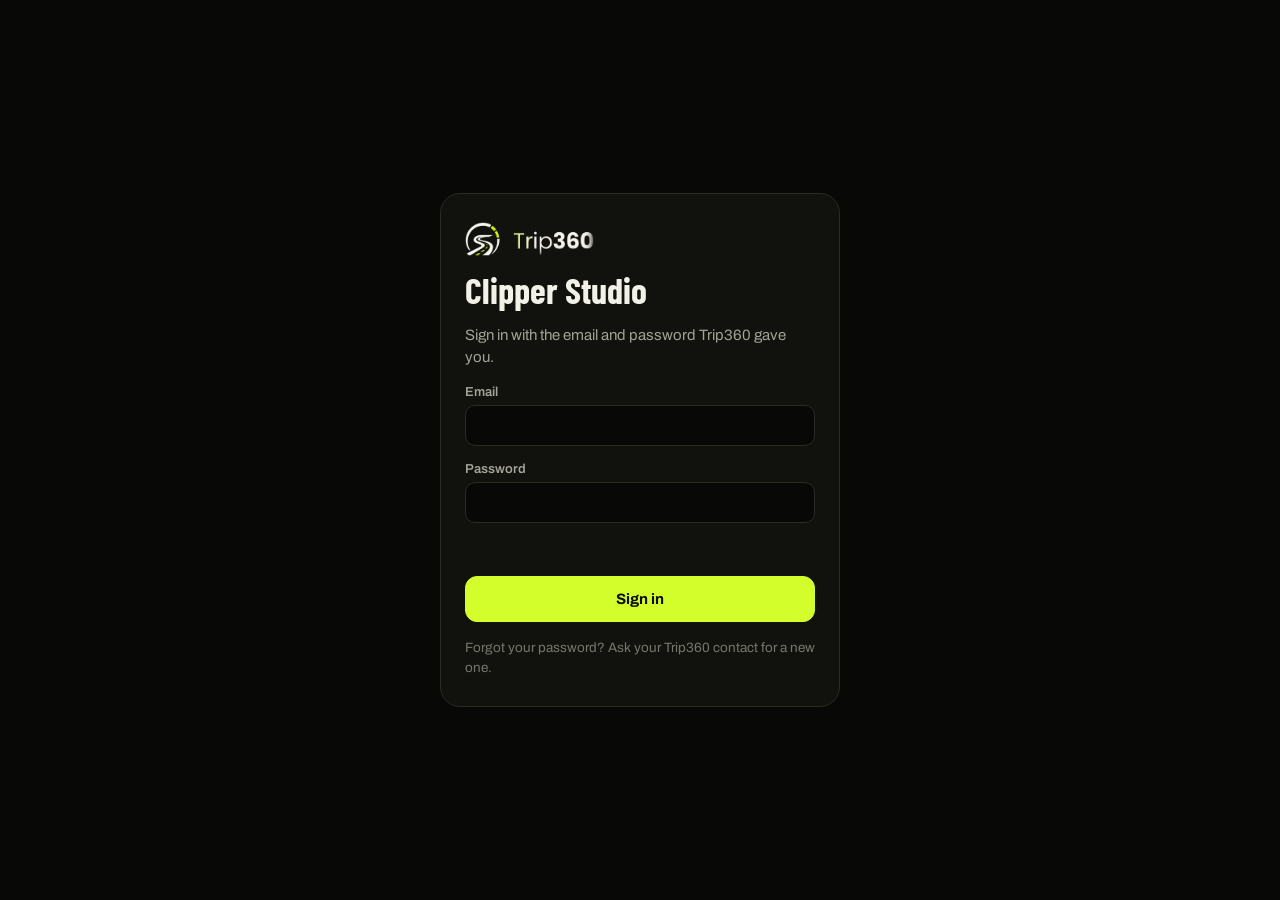
<file: studio/index.html>
<!doctype html>
<html lang="en">
<head>
<meta charset="utf-8">
<meta name="viewport" content="width=device-width,initial-scale=1,viewport-fit=cover">
<meta name="robots" content="noindex, nofollow">
<title>Trip360 Clipper Studio</title>
<link rel="icon" type="image/png" sizes="32x32" href="/assets/favicon-32.png">
<link rel="apple-touch-icon" href="/assets/apple-touch-icon.png">
<link rel="preconnect" href="https://fonts.googleapis.com">
<link rel="preconnect" href="https://fonts.gstatic.com" crossorigin>
<link rel="stylesheet" href="https://fonts.googleapis.com/css2?family=Archivo:wght@400;500;600;700;800&family=Barlow+Condensed:wght@600;700;800&family=Outfit:wght@400;600;700&family=Poppins:wght@500;700&display=swap">
<style>
[hidden]{display:none!important} body{margin:0} img{max-width:100%}
/* Layout: template list on the left, live editor (preview + fields + export) on the right; stacks on phones. Single dark look in the Trip360 asphalt + lime palette. */
:root {
  color-scheme: dark;
  --bg: #080806;
  --panel: #11120D;
  --panel-2: #181913;
  --line: #2A2B22;
  --text: #F2F1E8;
  --muted: #A3A296;
  --faint: #77766C;
  --lime: #D4FE2B;
  --lime-ink: #0B0C05;
  --warn: #FFB86B;
  --font-ui: "Archivo", "Helvetica Neue", Arial, sans-serif;
  --font-num: "Barlow Condensed", "Arial Narrow", sans-serif;
  --radius: 14px;
}
* { box-sizing: border-box; }
[hidden] { display: none !important; }
body { background: var(--bg); color: var(--text); font-family: var(--font-ui); font-size: 15px; line-height: 1.5; }
.wrap { max-width: 1280px; margin: 0 auto; padding-block: 28px 72px; padding-left: max(16px, env(safe-area-inset-left, 0px)); padding-right: max(16px, env(safe-area-inset-right, 0px)); }
header.top { display: flex; flex-wrap: wrap; align-items: center; gap: 14px 22px; margin-bottom: 10px; }
header.top img { height: 38px; width: auto; }
header.top h1 { margin: 0; font-family: var(--font-num); font-weight: 700; font-size: 40px; letter-spacing: 0.01em; line-height: 1; }
.intro { color: var(--muted); max-width: 64ch; margin: 6px 0 26px; font-size: 16px; }
.layout { display: grid; grid-template-columns: minmax(0, 1fr); grid-template-areas: "list" "editor" "cards"; gap: 22px; align-items: start; }
.layout > .list { grid-area: list; }
.layout > .editor { grid-area: editor; }
.layout > .cards { grid-area: cards; }
@media (min-width: 980px) { .layout { grid-template-columns: 330px minmax(0, 1fr); grid-template-rows: auto 1fr; grid-template-areas: "list editor" "cards editor"; } }
.cards { display: flex; flex-direction: column; gap: 22px; min-width: 0; }
.list { display: flex; flex-direction: column; gap: 10px; margin: 0; padding: 0; list-style: none; }
.tpl { width: 100%; display: flex; justify-content: space-between; align-items: center; gap: 12px; padding: 17px 18px; border: 1px solid var(--line); border-radius: var(--radius); background: var(--panel); color: var(--text); font: 600 16px var(--font-ui); text-align: left; cursor: pointer; transition: border-color .15s, background-color .15s; }
.tpl:hover { border-color: #46483A; }
.tpl[aria-pressed="true"] { border-color: var(--lime); background: linear-gradient(90deg, rgba(212, 254, 43, 0.13), rgba(212, 254, 43, 0) 75%), var(--panel); }
.tpl .kind { font: 600 11.5px var(--font-ui); letter-spacing: 0.08em; text-transform: uppercase; color: var(--muted); white-space: nowrap; }
.tpl .kind.video { color: var(--lime); }
.card { border: 1px solid var(--line); border-radius: 18px; background: var(--panel); padding: 20px; min-width: 0; }
.card h3 { margin: 0 0 10px; font-size: 13px; letter-spacing: 0.12em; text-transform: uppercase; color: var(--lime); }
.rules { margin: 0; padding-left: 18px; color: var(--muted); display: flex; flex-direction: column; gap: 6px; }
.rules strong { color: var(--text); font-weight: 600; }
textarea, input, select { font: 16px var(--font-ui); color: var(--text); background: var(--bg); border: 1px solid var(--line); border-radius: 10px; padding: 11px 12px; width: 100%; min-width: 0; }
textarea { resize: vertical; min-height: 110px; line-height: 1.45; }
input:focus-visible, select:focus-visible, textarea:focus-visible, button:focus-visible { outline: 2px solid var(--lime); outline-offset: 2px; }
.btn { display: inline-flex; align-items: center; justify-content: center; gap: 8px; min-height: 46px; padding: 11px 18px; border-radius: 12px; border: 1px solid var(--line); background: var(--panel-2); color: var(--text); font: 700 15px var(--font-ui); cursor: pointer; }
.btn:hover { border-color: #55574A; }
.btn.primary { background: var(--lime); color: var(--lime-ink); border-color: var(--lime); }
.btn.primary:hover { filter: brightness(1.05); }
.btn:disabled { opacity: 0.45; cursor: not-allowed; }
.btn.small { min-height: 38px; padding: 8px 12px; font-size: 13.5px; }
.editor { border: 1px solid var(--line); border-radius: 20px; background: var(--panel); padding: 22px; min-width: 0; }
.eyebrow { font: 700 12.5px var(--font-ui); letter-spacing: 0.16em; text-transform: uppercase; color: var(--lime); margin: 0 0 6px; }
.editor h2 { margin: 0 0 6px; font-size: 26px; line-height: 1.2; text-wrap: balance; }
.editor .desc { margin: 0 0 18px; color: var(--muted); max-width: 70ch; }
.ed-grid { display: grid; grid-template-columns: minmax(0, 1fr); gap: 22px; align-items: start; }
@media (min-width: 1180px) { .ed-grid { grid-template-columns: minmax(0, 420px) minmax(0, 1fr); } }
.stage { border-radius: 16px; background: var(--panel-2); padding: 16px; display: grid; justify-items: center; gap: 12px; min-width: 0; }
.canvas-box { width: 100%; display: grid; place-items: center; }
#preview { display: block; width: 100%; height: auto; border-radius: 10px; box-shadow: 0 10px 40px rgba(0, 0, 0, 0.45); }
#preview.r916 { max-width: 340px; }
#preview.r45 { max-width: 420px; }
#preview.r11 { max-width: 440px; }
#preview.checker { background-color: #2a2a2a; background-image: linear-gradient(45deg, #3a3a3a 25%, transparent 25%), linear-gradient(-45deg, #3a3a3a 25%, transparent 25%), linear-gradient(45deg, transparent 75%, #3a3a3a 75%), linear-gradient(-45deg, transparent 75%, #3a3a3a 75%); background-size: 22px 22px; background-position: 0 0, 0 11px, 11px -11px, -11px 0; }
.stage-bar { display: flex; flex-wrap: wrap; justify-content: center; gap: 8px; }
.seg { display: inline-flex; border: 1px solid var(--line); border-radius: 11px; overflow: hidden; }
.seg button { border: 0; background: transparent; color: var(--muted); font: 600 13px var(--font-ui); padding: 9px 12px; min-height: 38px; cursor: pointer; }
.seg button[aria-pressed="true"] { background: var(--lime); color: var(--lime-ink); }
.panel-head { display: flex; justify-content: space-between; align-items: center; gap: 12px; margin-bottom: 12px; }
.panel-head h3 { margin: 0; font-size: 13px; letter-spacing: 0.14em; text-transform: uppercase; }
.linkbtn { background: none; border: 0; color: var(--lime); font: 700 14px var(--font-ui); cursor: pointer; padding: 6px 2px; min-height: 36px; }
.fields { display: grid; grid-template-columns: repeat(2, minmax(0, 1fr)); gap: 14px; }
@media (max-width: 560px) { .fields { grid-template-columns: minmax(0, 1fr); } }
.field { display: flex; flex-direction: column; gap: 6px; min-width: 0; }
.field.wide { grid-column: 1 / -1; }
.field label { font: 600 13px var(--font-ui); color: var(--muted); }
.field .hint { font-size: 12.5px; color: var(--faint); }
.export { margin-top: 18px; padding-top: 18px; border-top: 1px solid var(--line); display: flex; flex-direction: column; gap: 12px; }
.export .row { display: flex; flex-wrap: wrap; gap: 10px; }
.progress { height: 8px; border-radius: 6px; background: var(--panel-2); overflow: hidden; }
.progress > div { height: 100%; width: 0%; background: var(--lime); transition: width .1s linear; }
.status { min-height: 1.5em; color: var(--muted); font-size: 14px; }
.status.ok { color: var(--lime); }
.status.warn { color: var(--warn); }
.cap-actions { display: flex; flex-wrap: wrap; gap: 10px; margin-top: 10px; align-items: center; }
.recorder { position: fixed; left: 0; top: 0; width: 1px; height: 1px; overflow: hidden; opacity: 0; pointer-events: none; }
@media (prefers-reduced-motion: reduce) { .tpl, .progress > div { transition: none; } }

/* Sign-in gate: shown until a creator account is confirmed (auth.js). */
header.top .account { margin-left: auto; display: flex; align-items: center; gap: 12px; color: var(--muted); font-size: 14px; }
.boot { min-height: 100vh; display: grid; place-items: center; color: var(--muted); }
.gate { min-height: 100vh; display: grid; place-items: center; padding: 24px max(16px, env(safe-area-inset-left, 0px)); }
.gate-card { width: 100%; max-width: 400px; border: 1px solid var(--line); border-radius: 20px; background: var(--panel); padding: 28px 24px; display: flex; flex-direction: column; gap: 16px; }
.gate-card img { height: 34px; width: auto; align-self: flex-start; }
.gate-card h1 { margin: 0; font-family: var(--font-num); font-weight: 700; font-size: 36px; line-height: 1; }
.gate-card p { margin: 0; color: var(--muted); }
.gate-card .field { gap: 6px; }
.gate-card .btn { width: 100%; }
.gate-error { min-height: 1.5em; margin: 0; color: var(--warn); font-size: 14px; }
.gate-help { font-size: 13.5px; color: var(--faint) !important; }
</style>
</head>
<body>
<div class="boot" id="boot" aria-live="polite">Loading…</div>

<main class="gate" id="gate" hidden>
  <form class="gate-card" id="gateForm" novalidate>
    <img src="/studio/assets/logo.png" alt="Trip360" width="655" height="173">
    <h1>Clipper Studio</h1>
    <p>Sign in with the email and password Trip360 gave you.</p>
    <div class="field">
      <label for="gateEmail">Email</label>
      <input id="gateEmail" type="email" autocomplete="username" inputmode="email" required>
    </div>
    <div class="field">
      <label for="gatePassword">Password</label>
      <input id="gatePassword" type="password" autocomplete="current-password" required>
    </div>
    <p class="gate-error" id="gateError" role="alert"></p>
    <button class="btn primary" id="gateSubmit" type="submit">Sign in</button>
    <p class="gate-help">Forgot your password? Ask your Trip360 contact for a new one.</p>
  </form>
</main>

<div id="studio" hidden>
<div class="wrap">
  <header class="top">
    <img id="hdrLogo" src="/studio/assets/logo.png" alt="Trip360" width="655" height="173">
    <h1>Clipper Studio</h1>
    <div class="account">
      <span id="who"></span>
      <button class="linkbtn" id="signOut" type="button">Sign out</button>
    </div>
  </header>
  <p class="intro">Make Trip360 drive summaries, route maps, territory and leaderboard clips, achievements and end cards for your edits. Type in your numbers, check the live preview, then download a ready-to-post image or animated video for TikTok, Reels and Shorts.</p>

  <div class="layout">
    <ul class="list" id="tplList" aria-label="Templates"></ul>

    <main class="editor" aria-labelledby="edTitle">
      <p class="eyebrow" id="edEyebrow"></p>
      <h2 id="edTitle"></h2>
      <p class="desc" id="edDesc"></p>
      <div class="ed-grid">
        <div class="stage">
          <div class="canvas-box"><canvas id="preview" role="img" aria-label="Live preview of the selected template"></canvas></div>
          <div class="stage-bar">
            <div class="seg" role="group" aria-label="Size" id="fmtSeg"></div>
            <div class="seg" role="group" aria-label="Background" id="bgSeg"></div>
            <button class="btn small" id="replay" type="button">Replay</button>
          </div>
        </div>
        <div>
          <form id="form" autocomplete="off">
            <div class="panel-head">
              <h3 id="formTitle">Edit</h3>
              <button class="linkbtn" id="reset" type="button">Reset</button>
            </div>
            <div class="fields" id="fields"></div>
          </form>
          <div class="export">
            <div class="row">
              <button class="btn primary" id="dlMain" type="button">Download</button>
              <button class="btn" id="dlStill" type="button">Download still (PNG)</button>
            </div>
            <div class="progress" id="progWrap" hidden><div id="prog"></div></div>
            <p class="status" id="status" aria-live="polite"></p>
          </div>
        </div>
      </div>
    </main>

    <div class="cards">
      <section class="card" aria-labelledby="rulesTitle">
        <h3 id="rulesTitle">Before you post</h3>
        <ul class="rules">
          <li><strong>Use real numbers</strong> from a drive recorded in the Trip360 app.</li>
          <li><strong>Phone mounted</strong> or held by a passenger. Never film anyone using the phone while driving.</li>
          <li><strong>No top-speed bragging</strong> on public roads.</li>
          <li><strong>End on the Trip360 end card</strong> so viewers know where to get the app.</li>
          <li><strong>Put #Trip360 in the caption</strong>, plus #ad if you are paid for the post.</li>
        </ul>
      </section>

      <section class="card" aria-labelledby="capTitle">
        <h3 id="capTitle">Caption to copy</h3>
        <label for="caption" class="field" style="gap:8px"><span style="font:600 13px var(--font-ui);color:var(--muted)">Edit it, then copy it into your post.</span></label>
        <textarea id="caption" rows="5"></textarea>
        <div class="cap-actions">
          <button class="btn small" id="copyCap" type="button">Copy caption</button>
          <span class="status" id="capStatus" aria-live="polite"></span>
        </div>
      </section>
    </div>

  </div>
</div>
<div class="recorder" aria-hidden="true"><canvas id="rec"></canvas></div>
</div>

<script type="module" src="/studio/auth.js"></script>
</body>
</html>
</file>
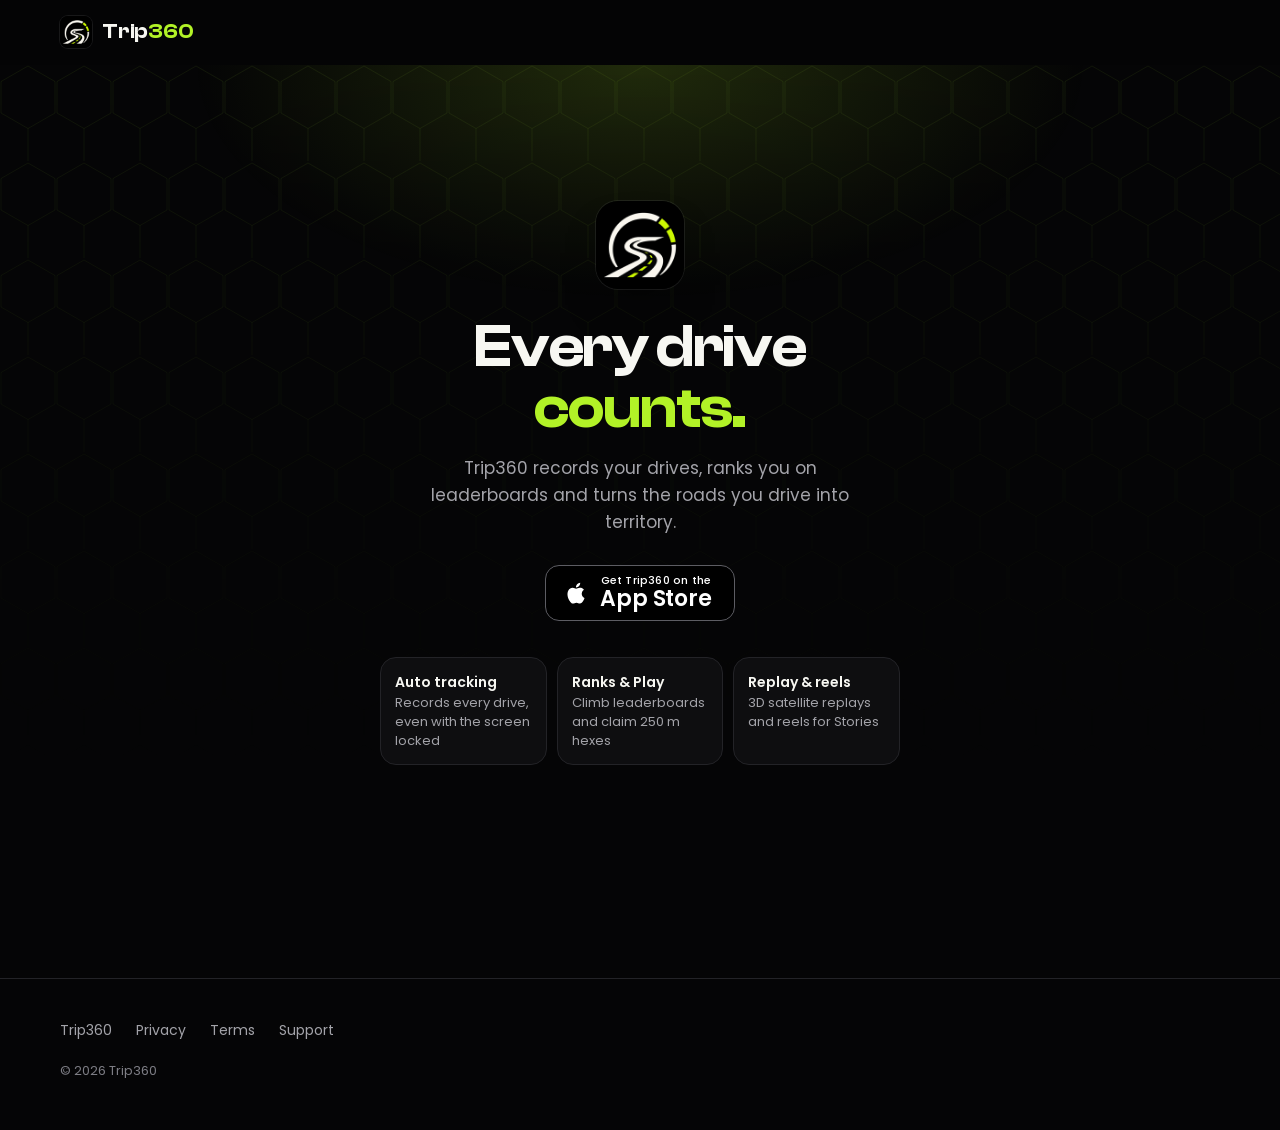
<file: invite.html>
<!doctype html>
<html lang="en">
<head>
  <meta charset="utf-8">
  <meta name="viewport" content="width=device-width, initial-scale=1, viewport-fit=cover">
  <title>You’re invited to Trip360</title>
  <meta name="description" content="A friend invited you to Trip360. Sign up with their code to join them on the boards.">
  <meta name="theme-color" content="#050506">
  <meta name="color-scheme" content="dark">
  <meta name="robots" content="noindex">
  <meta name="apple-itunes-app" content="app-id=6805200692">

  <meta property="og:type" content="website">
  <meta property="og:site_name" content="Trip360">
  <meta property="og:title" content="You’re invited to Trip360">
  <meta property="og:description" content="Sign up with your friend’s code and join them on Trip360.">
  <meta property="og:image" content="https://trip360.site/assets/og.jpg">
  <meta property="og:image:width" content="1280">
  <meta property="og:image:height" content="720">
  <meta name="twitter:card" content="summary_large_image">
  <meta name="twitter:title" content="You’re invited to Trip360">
  <meta name="twitter:description" content="Join your friend on Trip360 with their code.">
  <meta name="twitter:image" content="https://trip360.site/assets/og.jpg">

  <link rel="icon" type="image/png" sizes="32x32" href="/assets/favicon-32.png">
  <link rel="apple-touch-icon" href="/assets/apple-touch-icon.png">
  <link rel="preconnect" href="https://fonts.googleapis.com">
  <link rel="preconnect" href="https://fonts.gstatic.com" crossorigin>
  <link rel="stylesheet" href="https://fonts.googleapis.com/css2?family=Poppins:wght@400;500;600&display=swap">
  <link rel="stylesheet" href="/css/site.css">
  <script type="module" src="/js/invite.js"></script>
</head>
<body>
  <header class="site-header">
    <div class="wrap">
      <a class="brand" href="/" aria-label="Trip360 home">
        <img src="/assets/icon-192.png" width="32" height="32" alt="">
        <span>Trip<b>360</b></span>
      </a>
    </div>
  </header>

  <main class="invite-main" id="main">
    <div class="wrap">
      <div class="invite-card">
        <img class="app-icon" src="/assets/icon-192.png" width="88" height="88" alt="Trip360 app icon">

        <!-- With a valid code (filled in by invite.js) -->
        <div id="with-code" hidden>
          <h1>You’ve been <span class="lime">invited.</span></h1>
          <p class="lede">A friend wants you on Trip360. Sign up with their code to join them on the boards.</p>

          <div class="code-box">
            <div class="label" id="code-label">Your invite code</div>
            <div class="code-row">
              <span class="code" id="code" aria-labelledby="code-label"></span>
              <button class="btn btn-ghost btn-sm copy-btn" id="copy" type="button">Copy code</button>
            </div>
          </div>
          <p class="how" id="copy-status" role="status" aria-live="polite">Enter it when Trip360 asks “Got an invite code?” while you sign up.</p>
        </div>

        <!-- Plain page: no code, or one that is not a Trip360 code -->
        <div id="no-code">
          <h1>Every drive <span class="lime">counts.</span></h1>
          <p class="lede">Trip360 records your drives, ranks you on leaderboards and turns the roads you drive into territory.</p>
        </div>

        <div class="invite-actions">
          <a class="appstore" href="https://apps.apple.com/app/id6805200692" aria-label="Get Trip360 on the App Store">
            <svg viewBox="0 0 24 24" aria-hidden="true"><path d="M16.37 12.73c-.02-2.45 2-3.63 2.09-3.69-1.14-1.67-2.91-1.9-3.54-1.92-1.5-.15-2.94.89-3.7.89-.77 0-1.94-.87-3.19-.85-1.64.02-3.15.95-4 2.42-1.71 2.96-.44 7.34 1.23 9.74.81 1.18 1.78 2.5 3.05 2.45 1.22-.05 1.69-.79 3.17-.79 1.48 0 1.9.79 3.19.77 1.32-.02 2.15-1.2 2.96-2.38.93-1.36 1.31-2.68 1.33-2.75-.03-.01-2.56-.98-2.59-3.89zM13.93 5.53c.67-.82 1.13-1.95 1-3.08-.97.04-2.14.65-2.84 1.46-.62.72-1.17 1.87-1.02 2.98 1.08.08 2.19-.55 2.86-1.36z"/></svg>
            <span><small>Get Trip360 on the</small><strong>App Store</strong></span>
          </a>
          <a class="open-link" id="open-app" href="trip360://referral" hidden>Already have it? <strong>Open in Trip360</strong></a>
        </div>

        <ul class="perk-list">
          <li><strong>Auto tracking</strong>Records every drive, even with the screen locked</li>
          <li><strong>Ranks &amp; Play</strong>Climb leaderboards and claim 250&nbsp;m hexes</li>
          <li><strong>Replay &amp; reels</strong>3D satellite replays and reels for Stories</li>
        </ul>
      </div>
    </div>
  </main>

  <footer class="site-footer">
    <div class="wrap">
      <ul class="foot-links">
        <li><a href="/">Trip360</a></li>
        <li><a href="/privacy">Privacy</a></li>
        <li><a href="/terms">Terms</a></li>
        <li><a href="mailto:prixumca@gmail.com">Support</a></li>
      </ul>
      <p class="foot-note">© 2026 Trip360</p>
    </div>
  </footer>
</body>
</html>
</file>
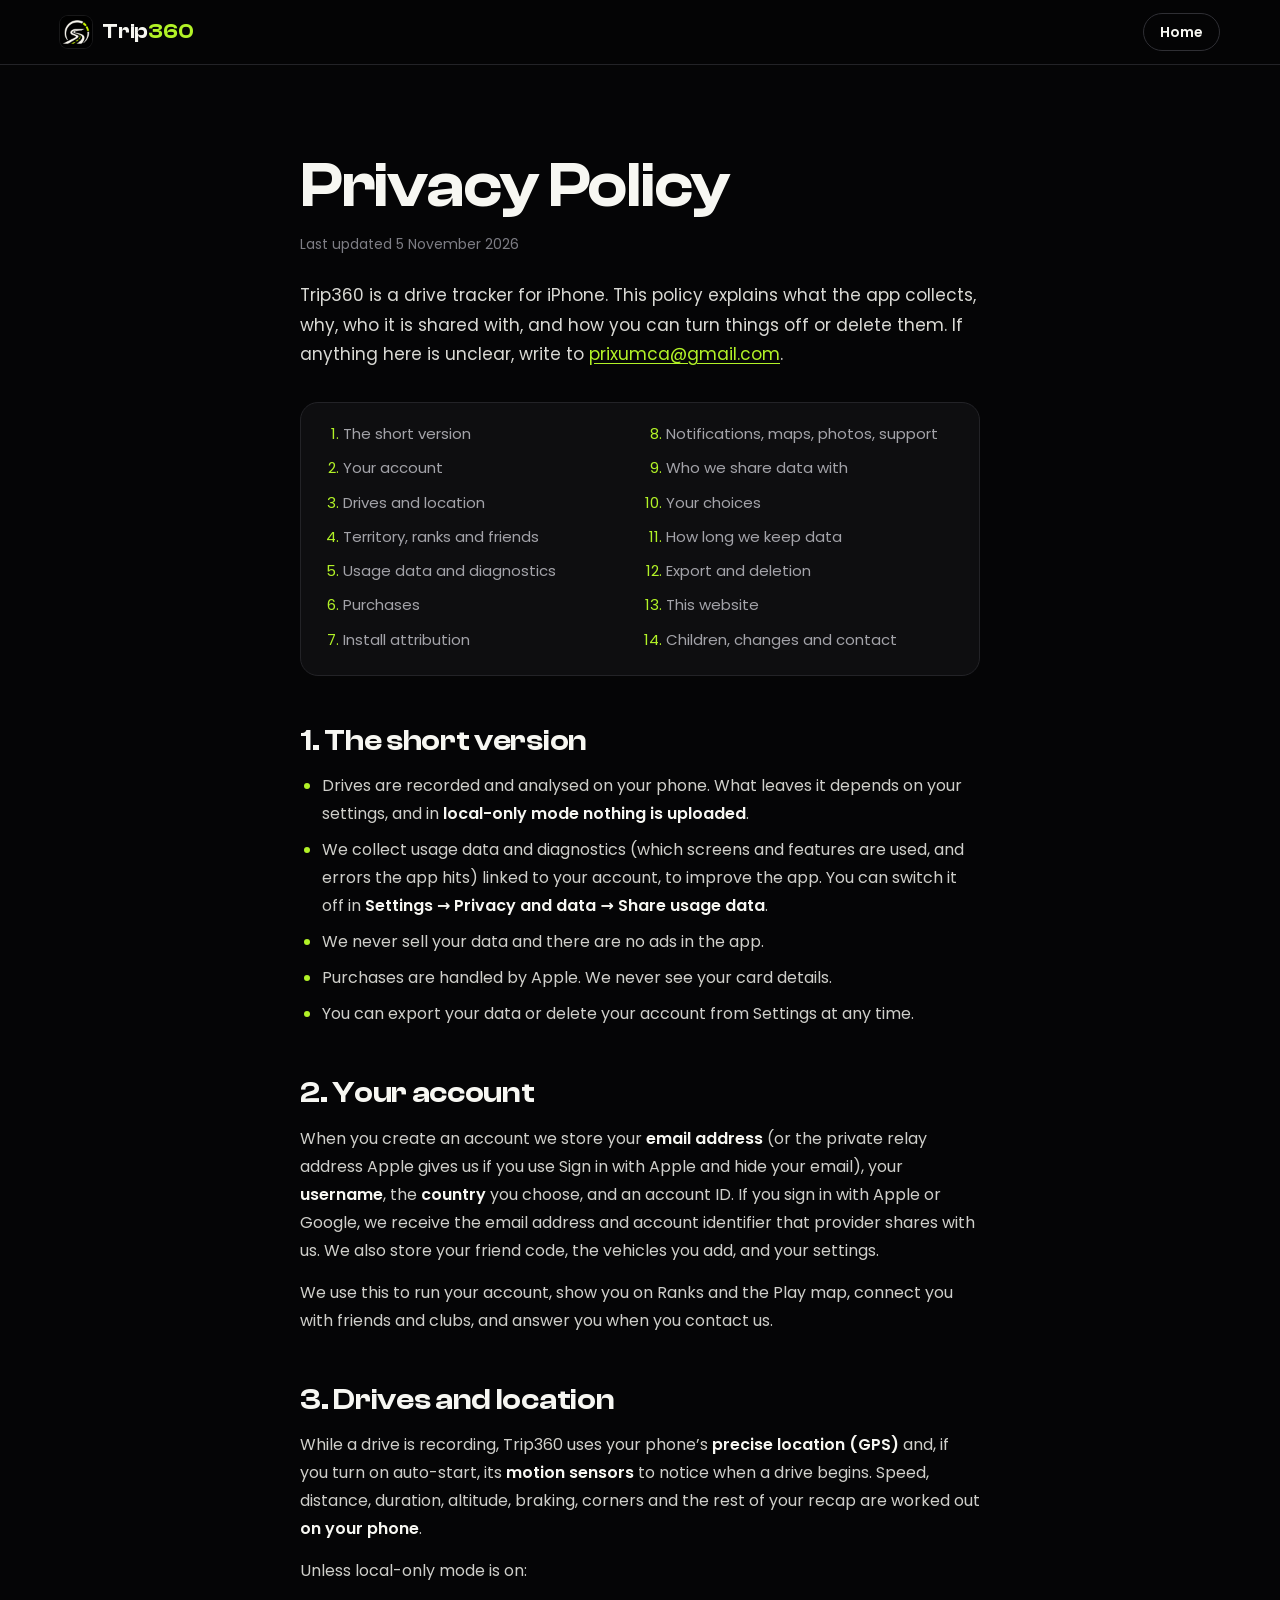
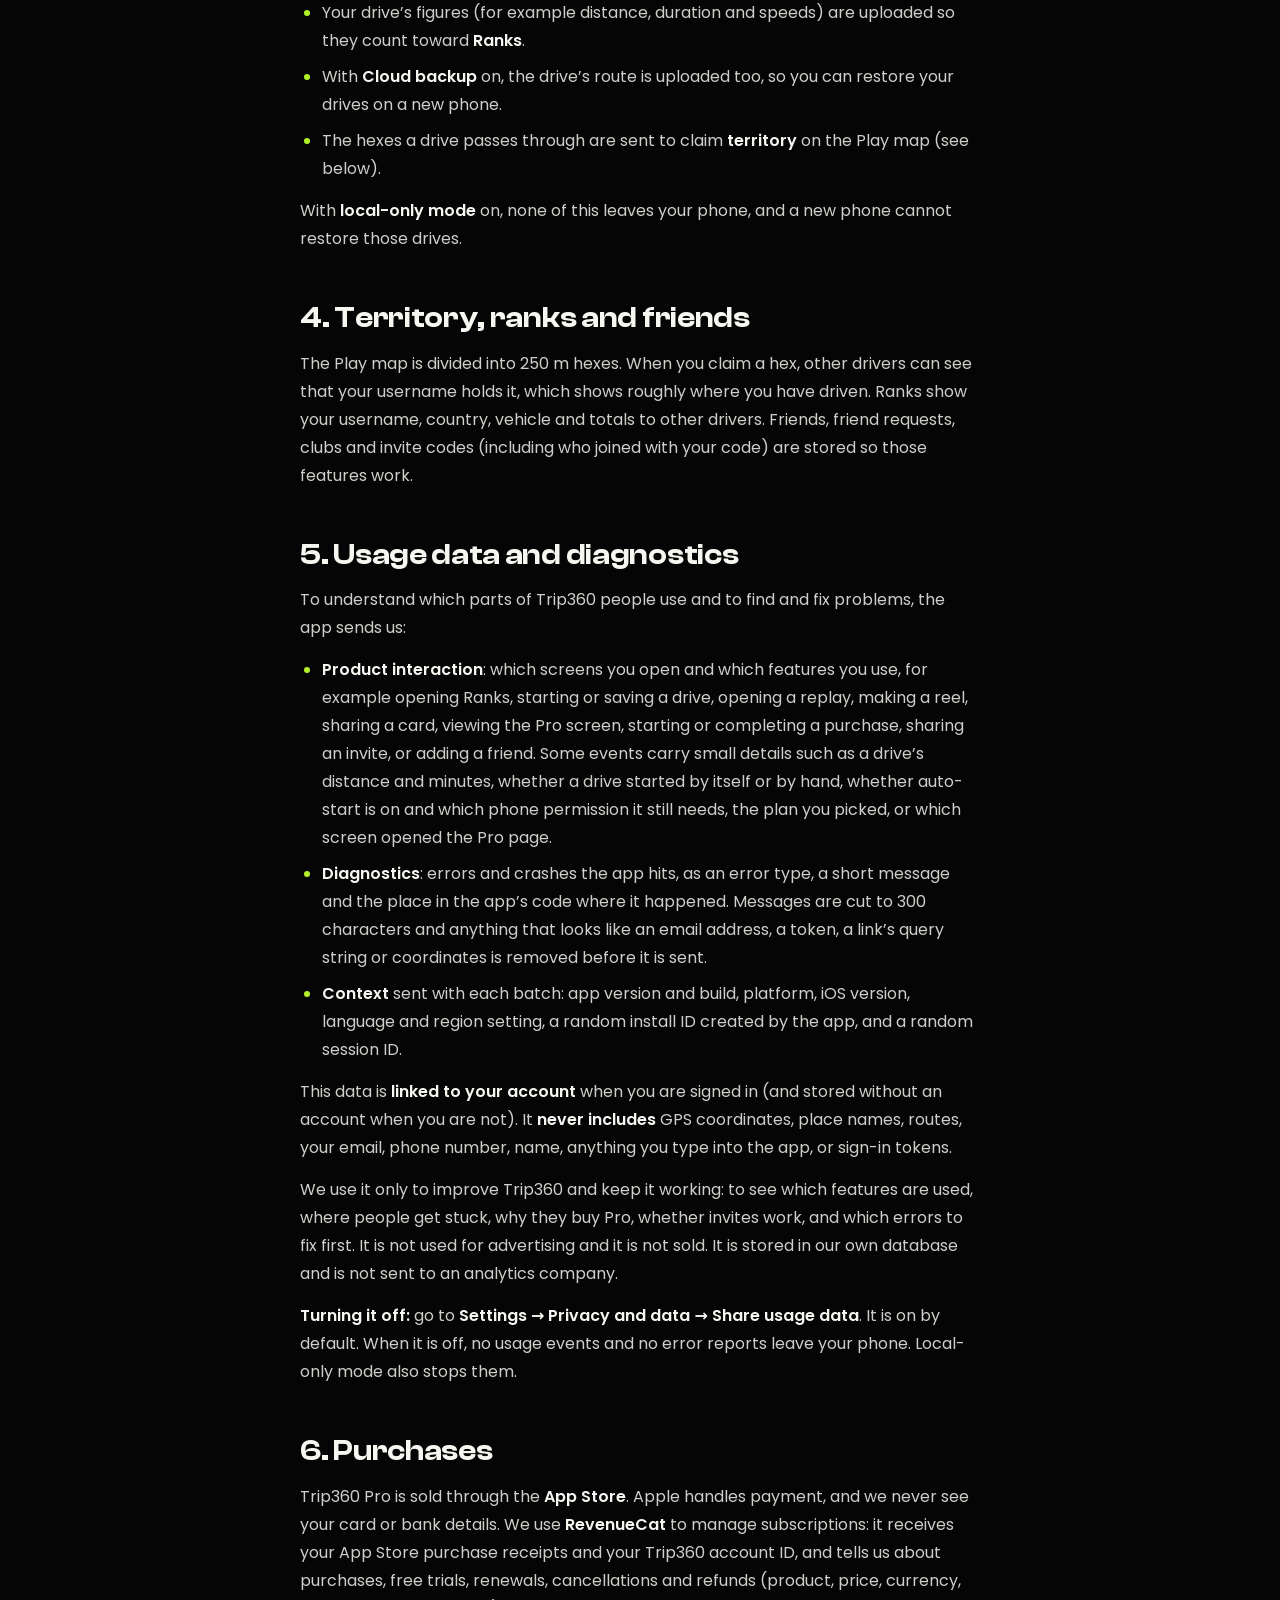
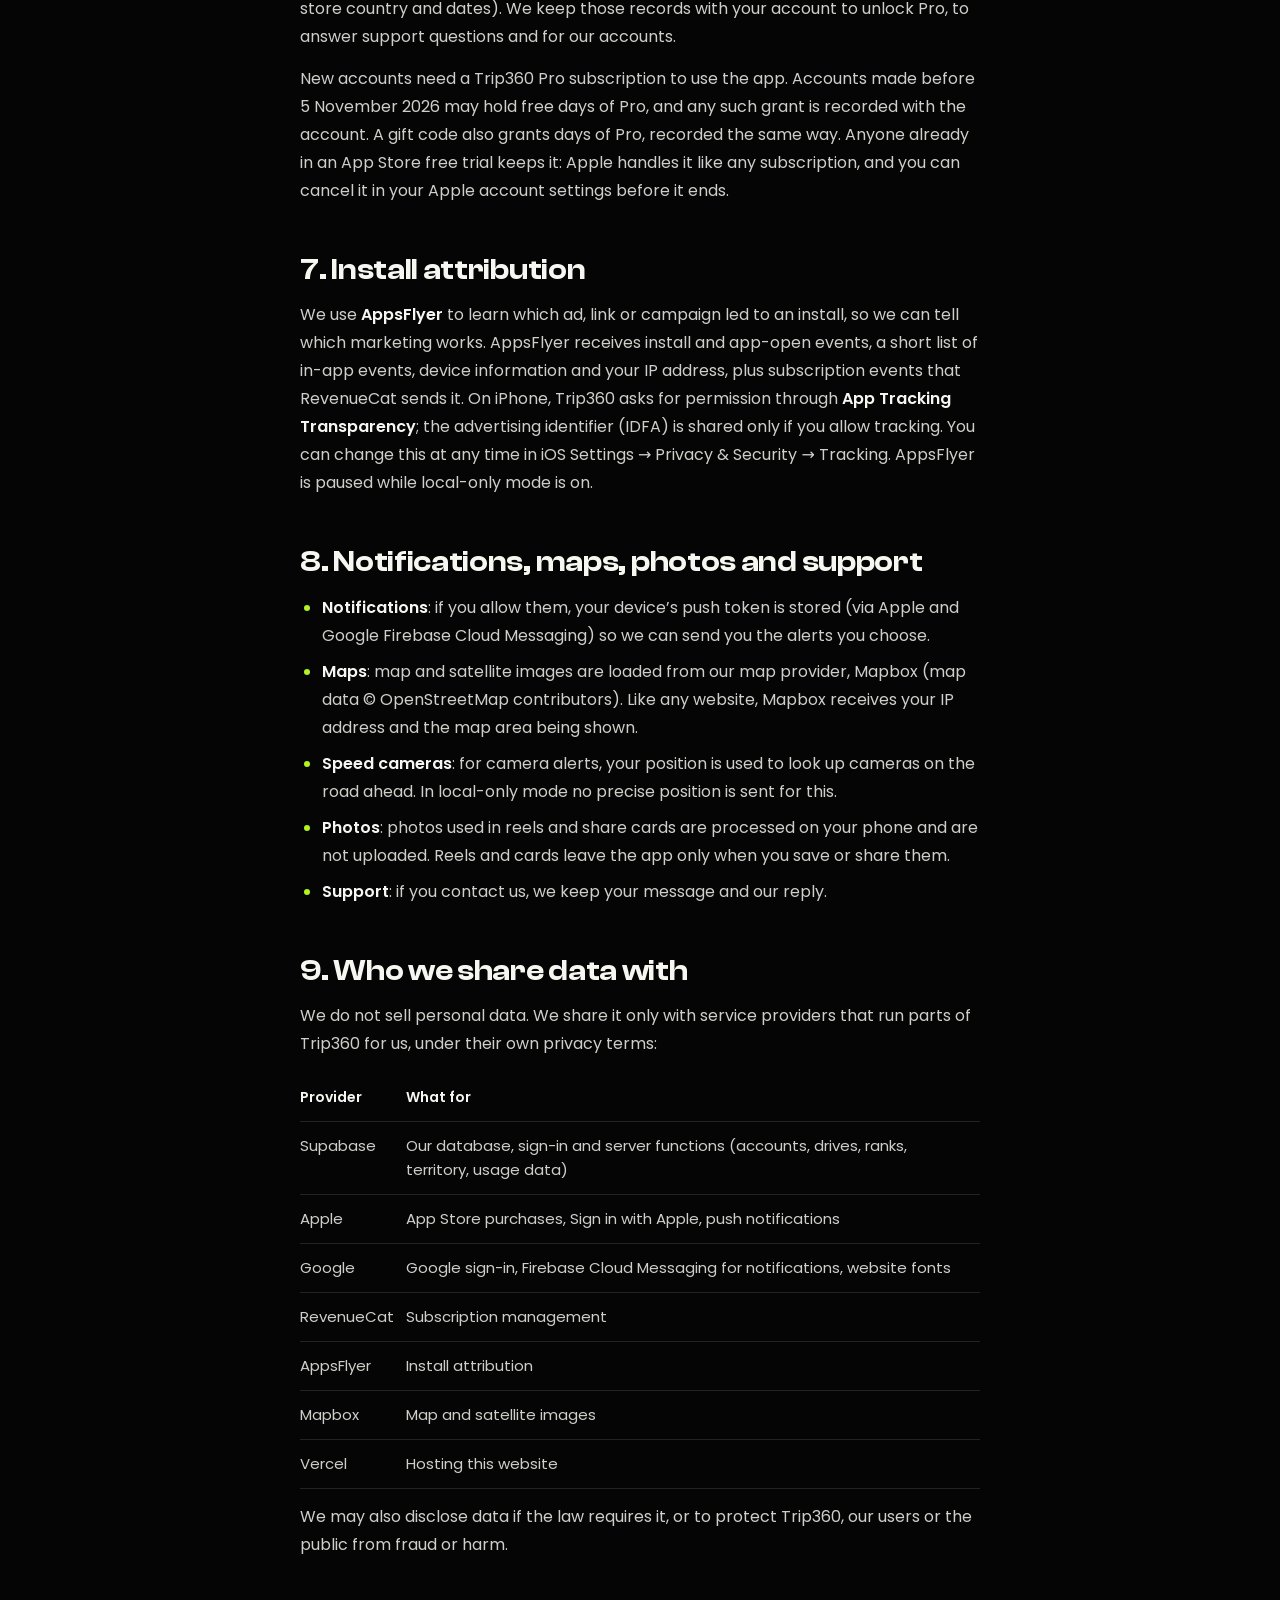
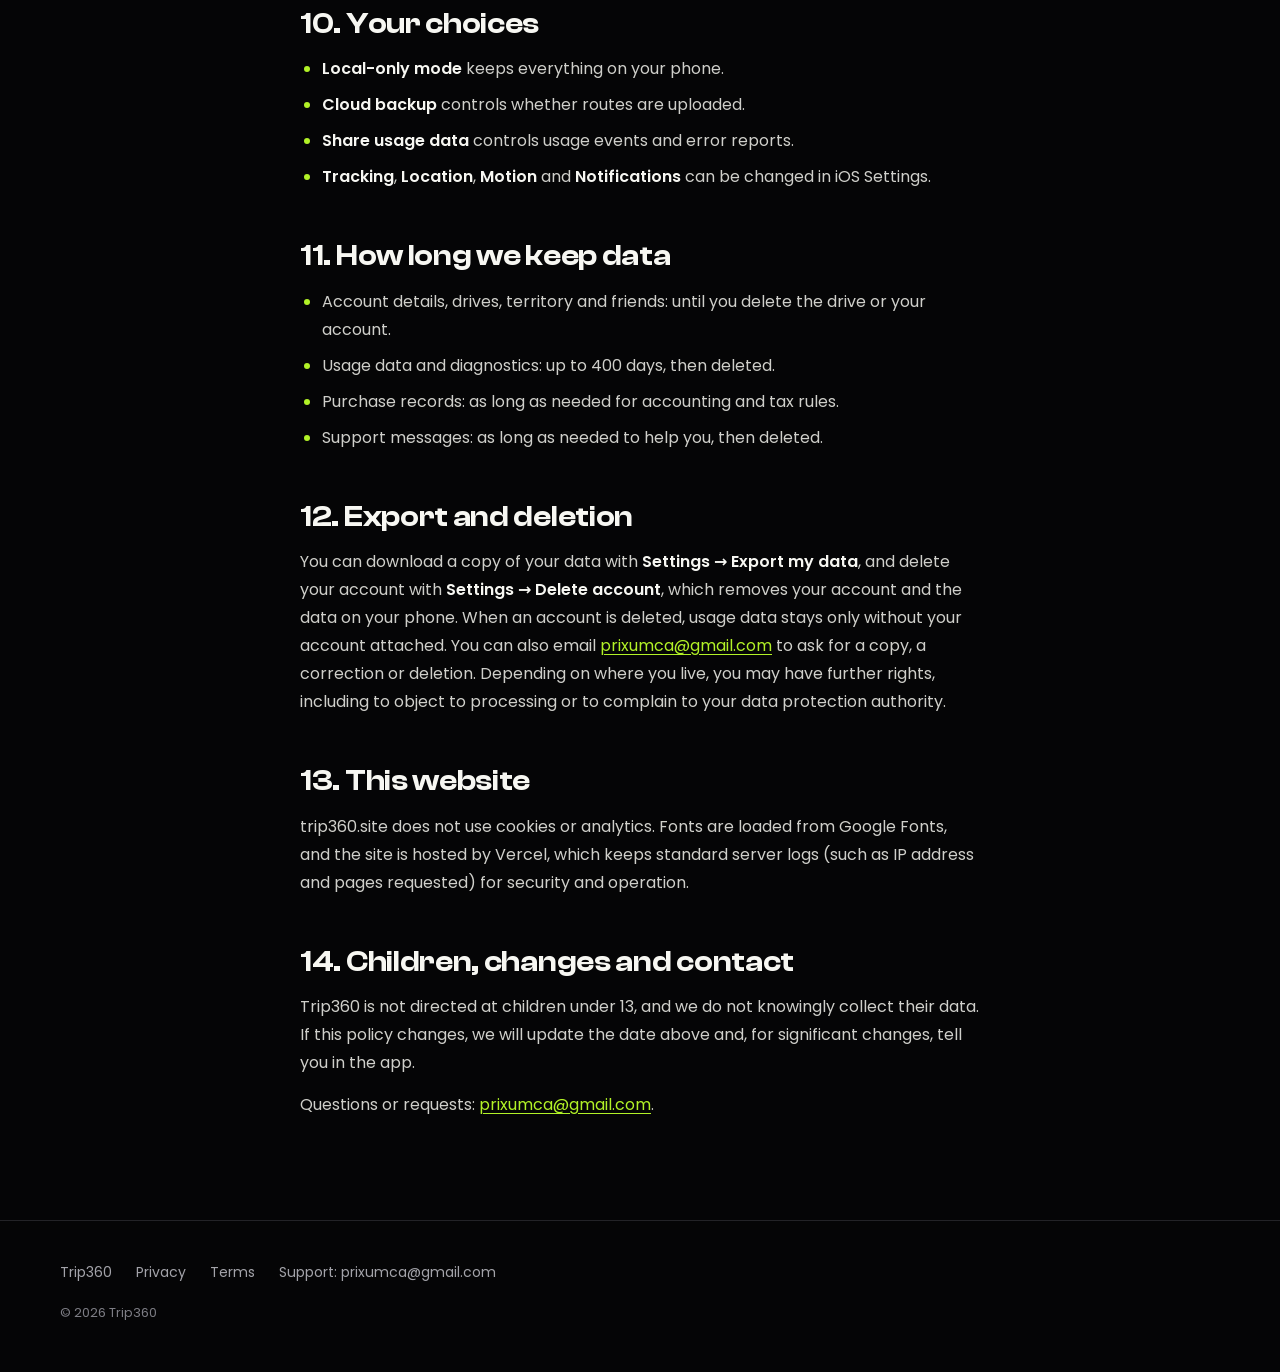
<file: privacy.html>
<!doctype html>
<html lang="en">
<head>
  <meta charset="utf-8">
  <meta name="viewport" content="width=device-width, initial-scale=1, viewport-fit=cover">
  <title>Privacy Policy · Trip360</title>
  <meta name="description" content="What Trip360 collects, why, who it is shared with, and how to turn it off or delete it.">
  <meta name="theme-color" content="#050506">
  <meta name="color-scheme" content="dark">
  <link rel="canonical" href="https://trip360.site/privacy">
  <meta property="og:title" content="Trip360 Privacy Policy">
  <meta property="og:description" content="What Trip360 collects, why, and how to turn it off or delete it.">
  <meta property="og:image" content="https://trip360.site/assets/og.jpg">
  <link rel="icon" type="image/png" sizes="32x32" href="/assets/favicon-32.png">
  <link rel="apple-touch-icon" href="/assets/apple-touch-icon.png">
  <link rel="preconnect" href="https://fonts.googleapis.com">
  <link rel="preconnect" href="https://fonts.gstatic.com" crossorigin>
  <link rel="stylesheet" href="https://fonts.googleapis.com/css2?family=Poppins:wght@400;500;600&display=swap">
  <link rel="stylesheet" href="/css/site.css">
</head>
<body>
  <a class="skip" href="#main">Skip to content</a>
  <header class="site-header is-scrolled">
    <div class="wrap">
      <a class="brand" href="/" aria-label="Trip360 home">
        <img src="/assets/icon-192.png" width="32" height="32" alt="">
        <span>Trip<b>360</b></span>
      </a>
      <a class="btn btn-ghost btn-sm push" href="/">Home</a>
    </div>
  </header>

  <main class="legal" id="main">
    <h1>Privacy Policy</h1>
    <p class="updated">Last updated 5 November 2026</p>
    <p class="intro">Trip360 is a drive tracker for iPhone. This policy explains what the app collects, why, who it is shared with, and how you can turn things off or delete them. If anything here is unclear, write to <a href="mailto:prixumca@gmail.com">prixumca@gmail.com</a>.</p>

    <nav class="toc" aria-label="Contents">
      <ol>
        <li><a href="#summary">The short version</a></li>
        <li><a href="#account">Your account</a></li>
        <li><a href="#drives">Drives and location</a></li>
        <li><a href="#territory">Territory, ranks and friends</a></li>
        <li><a href="#usage">Usage data and diagnostics</a></li>
        <li><a href="#purchases">Purchases</a></li>
        <li><a href="#attribution">Install attribution</a></li>
        <li><a href="#other">Notifications, maps, photos, support</a></li>
        <li><a href="#sharing">Who we share data with</a></li>
        <li><a href="#choices">Your choices</a></li>
        <li><a href="#retention">How long we keep data</a></li>
        <li><a href="#deletion">Export and deletion</a></li>
        <li><a href="#website">This website</a></li>
        <li><a href="#changes">Children, changes and contact</a></li>
      </ol>
    </nav>

    <h2 id="summary">1. The short version</h2>
    <ul>
      <li>Drives are recorded and analysed on your phone. What leaves it depends on your settings, and in <strong>local-only mode nothing is uploaded</strong>.</li>
      <li>We collect usage data and diagnostics (which screens and features are used, and errors the app hits) linked to your account, to improve the app. You can switch it off in <strong>Settings → Privacy and data → Share usage data</strong>.</li>
      <li>We never sell your data and there are no ads in the app.</li>
      <li>Purchases are handled by Apple. We never see your card details.</li>
      <li>You can export your data or delete your account from Settings at any time.</li>
    </ul>

    <h2 id="account">2. Your account</h2>
    <p>When you create an account we store your <strong>email address</strong> (or the private relay address Apple gives us if you use Sign in with Apple and hide your email), your <strong>username</strong>, the <strong>country</strong> you choose, and an account ID. If you sign in with Apple or Google, we receive the email address and account identifier that provider shares with us. We also store your friend code, the vehicles you add, and your settings.</p>
    <p>We use this to run your account, show you on Ranks and the Play map, connect you with friends and clubs, and answer you when you contact us.</p>

    <h2 id="drives">3. Drives and location</h2>
    <p>While a drive is recording, Trip360 uses your phone’s <strong>precise location (GPS)</strong> and, if you turn on auto-start, its <strong>motion sensors</strong> to notice when a drive begins. Speed, distance, duration, altitude, braking, corners and the rest of your recap are worked out <strong>on your phone</strong>.</p>
    <p>Unless local-only mode is on:</p>
    <ul>
      <li>Your drive’s figures (for example distance, duration and speeds) are uploaded so they count toward <strong>Ranks</strong>.</li>
      <li>With <strong>Cloud backup</strong> on, the drive’s route is uploaded too, so you can restore your drives on a new phone.</li>
      <li>The hexes a drive passes through are sent to claim <strong>territory</strong> on the Play map (see below).</li>
    </ul>
    <p>With <strong>local-only mode</strong> on, none of this leaves your phone, and a new phone cannot restore those drives.</p>

    <h2 id="territory">4. Territory, ranks and friends</h2>
    <p>The Play map is divided into 250&nbsp;m hexes. When you claim a hex, other drivers can see that your username holds it, which shows roughly where you have driven. Ranks show your username, country, vehicle and totals to other drivers. Friends, friend requests, clubs and invite codes (including who joined with your code) are stored so those features work.</p>

    <h2 id="usage">5. Usage data and diagnostics</h2>
    <p>To understand which parts of Trip360 people use and to find and fix problems, the app sends us:</p>
    <ul>
      <li><strong>Product interaction</strong>: which screens you open and which features you use, for example opening Ranks, starting or saving a drive, opening a replay, making a reel, sharing a card, viewing the Pro screen, starting or completing a purchase, sharing an invite, or adding a friend. Some events carry small details such as a drive’s distance and minutes, whether a drive started by itself or by hand, whether auto-start is on and which phone permission it still needs, the plan you picked, or which screen opened the Pro page.</li>
      <li><strong>Diagnostics</strong>: errors and crashes the app hits, as an error type, a short message and the place in the app’s code where it happened. Messages are cut to 300 characters and anything that looks like an email address, a token, a link’s query string or coordinates is removed before it is sent.</li>
      <li><strong>Context</strong> sent with each batch: app version and build, platform, iOS version, language and region setting, a random install ID created by the app, and a random session ID.</li>
    </ul>
    <p>This data is <strong>linked to your account</strong> when you are signed in (and stored without an account when you are not). It <strong>never includes</strong> GPS coordinates, place names, routes, your email, phone number, name, anything you type into the app, or sign-in tokens.</p>
    <p>We use it only to improve Trip360 and keep it working: to see which features are used, where people get stuck, why they buy Pro, whether invites work, and which errors to fix first. It is not used for advertising and it is not sold. It is stored in our own database and is not sent to an analytics company.</p>
    <p><strong>Turning it off:</strong> go to <strong>Settings → Privacy and data → Share usage data</strong>. It is on by default. When it is off, no usage events and no error reports leave your phone. Local-only mode also stops them.</p>

    <h2 id="purchases">6. Purchases</h2>
    <p>Trip360 Pro is sold through the <strong>App Store</strong>. Apple handles payment, and we never see your card or bank details. We use <strong>RevenueCat</strong> to manage subscriptions: it receives your App Store purchase receipts and your Trip360 account ID, and tells us about purchases, free trials, renewals, cancellations and refunds (product, price, currency, store country and dates). We keep those records with your account to unlock Pro, to answer support questions and for our accounts.</p>
    <p>New accounts need a Trip360 Pro subscription to use the app. Accounts made before 5 November 2026 may hold free days of Pro, and any such grant is recorded with the account. A gift code also grants days of Pro, recorded the same way. Anyone already in an App Store free trial keeps it: Apple handles it like any subscription, and you can cancel it in your Apple account settings before it ends.</p>

    <h2 id="attribution">7. Install attribution</h2>
    <p>We use <strong>AppsFlyer</strong> to learn which ad, link or campaign led to an install, so we can tell which marketing works. AppsFlyer receives install and app-open events, a short list of in-app events, device information and your IP address, plus subscription events that RevenueCat sends it. On iPhone, Trip360 asks for permission through <strong>App Tracking Transparency</strong>; the advertising identifier (IDFA) is shared only if you allow tracking. You can change this at any time in iOS Settings → Privacy &amp; Security → Tracking. AppsFlyer is paused while local-only mode is on.</p>

    <h2 id="other">8. Notifications, maps, photos and support</h2>
    <ul>
      <li><strong>Notifications</strong>: if you allow them, your device’s push token is stored (via Apple and Google Firebase Cloud Messaging) so we can send you the alerts you choose.</li>
      <li><strong>Maps</strong>: map and satellite images are loaded from our map provider, Mapbox (map data © OpenStreetMap contributors). Like any website, Mapbox receives your IP address and the map area being shown.</li>
      <li><strong>Speed cameras</strong>: for camera alerts, your position is used to look up cameras on the road ahead. In local-only mode no precise position is sent for this.</li>
      <li><strong>Photos</strong>: photos used in reels and share cards are processed on your phone and are not uploaded. Reels and cards leave the app only when you save or share them.</li>
      <li><strong>Support</strong>: if you contact us, we keep your message and our reply.</li>
    </ul>

    <h2 id="sharing">9. Who we share data with</h2>
    <p>We do not sell personal data. We share it only with service providers that run parts of Trip360 for us, under their own privacy terms:</p>
    <div class="table-wrap">
      <table>
        <thead><tr><th scope="col">Provider</th><th scope="col">What for</th></tr></thead>
        <tbody>
          <tr><td>Supabase</td><td>Our database, sign-in and server functions (accounts, drives, ranks, territory, usage data)</td></tr>
          <tr><td>Apple</td><td>App Store purchases, Sign in with Apple, push notifications</td></tr>
          <tr><td>Google</td><td>Google sign-in, Firebase Cloud Messaging for notifications, website fonts</td></tr>
          <tr><td>RevenueCat</td><td>Subscription management</td></tr>
          <tr><td>AppsFlyer</td><td>Install attribution</td></tr>
          <tr><td>Mapbox</td><td>Map and satellite images</td></tr>
          <tr><td>Vercel</td><td>Hosting this website</td></tr>
        </tbody>
      </table>
    </div>
    <p>We may also disclose data if the law requires it, or to protect Trip360, our users or the public from fraud or harm.</p>

    <h2 id="choices">10. Your choices</h2>
    <ul>
      <li><strong>Local-only mode</strong> keeps everything on your phone.</li>
      <li><strong>Cloud backup</strong> controls whether routes are uploaded.</li>
      <li><strong>Share usage data</strong> controls usage events and error reports.</li>
      <li><strong>Tracking</strong>, <strong>Location</strong>, <strong>Motion</strong> and <strong>Notifications</strong> can be changed in iOS Settings.</li>
    </ul>

    <h2 id="retention">11. How long we keep data</h2>
    <ul>
      <li>Account details, drives, territory and friends: until you delete the drive or your account.</li>
      <li>Usage data and diagnostics: up to 400 days, then deleted.</li>
      <li>Purchase records: as long as needed for accounting and tax rules.</li>
      <li>Support messages: as long as needed to help you, then deleted.</li>
    </ul>

    <h2 id="deletion">12. Export and deletion</h2>
    <p>You can download a copy of your data with <strong>Settings → Export my data</strong>, and delete your account with <strong>Settings → Delete account</strong>, which removes your account and the data on your phone. When an account is deleted, usage data stays only without your account attached. You can also email <a href="mailto:prixumca@gmail.com">prixumca@gmail.com</a> to ask for a copy, a correction or deletion. Depending on where you live, you may have further rights, including to object to processing or to complain to your data protection authority.</p>

    <h2 id="website">13. This website</h2>
    <p>trip360.site does not use cookies or analytics. Fonts are loaded from Google Fonts, and the site is hosted by Vercel, which keeps standard server logs (such as IP address and pages requested) for security and operation.</p>

    <h2 id="changes">14. Children, changes and contact</h2>
    <p>Trip360 is not directed at children under 13, and we do not knowingly collect their data. If this policy changes, we will update the date above and, for significant changes, tell you in the app.</p>
    <p>Questions or requests: <a href="mailto:prixumca@gmail.com">prixumca@gmail.com</a>.</p>
  </main>

  <footer class="site-footer">
    <div class="wrap">
      <ul class="foot-links">
        <li><a href="/">Trip360</a></li>
        <li><a href="/privacy" aria-current="page">Privacy</a></li>
        <li><a href="/terms">Terms</a></li>
        <li><a href="mailto:prixumca@gmail.com">Support: prixumca@gmail.com</a></li>
      </ul>
      <p class="foot-note">© 2026 Trip360</p>
    </div>
  </footer>
</body>
</html>
</file>
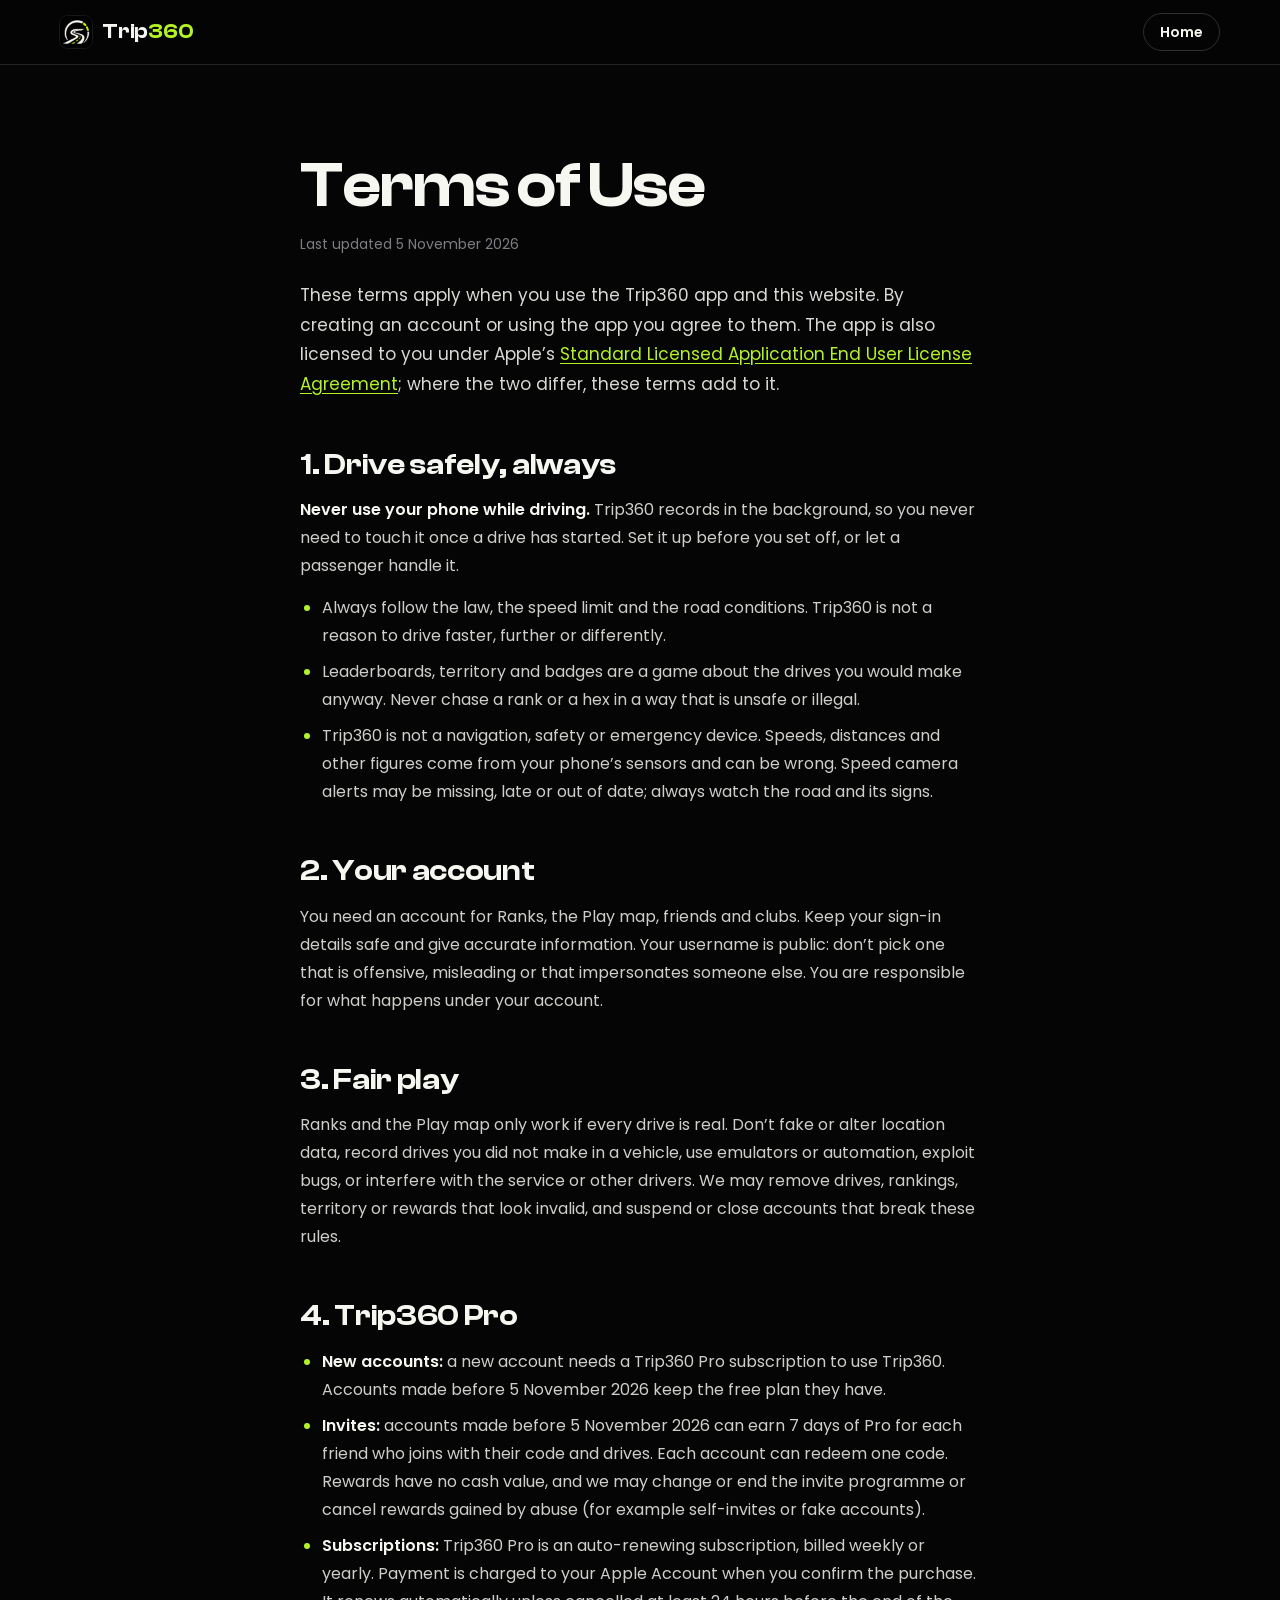
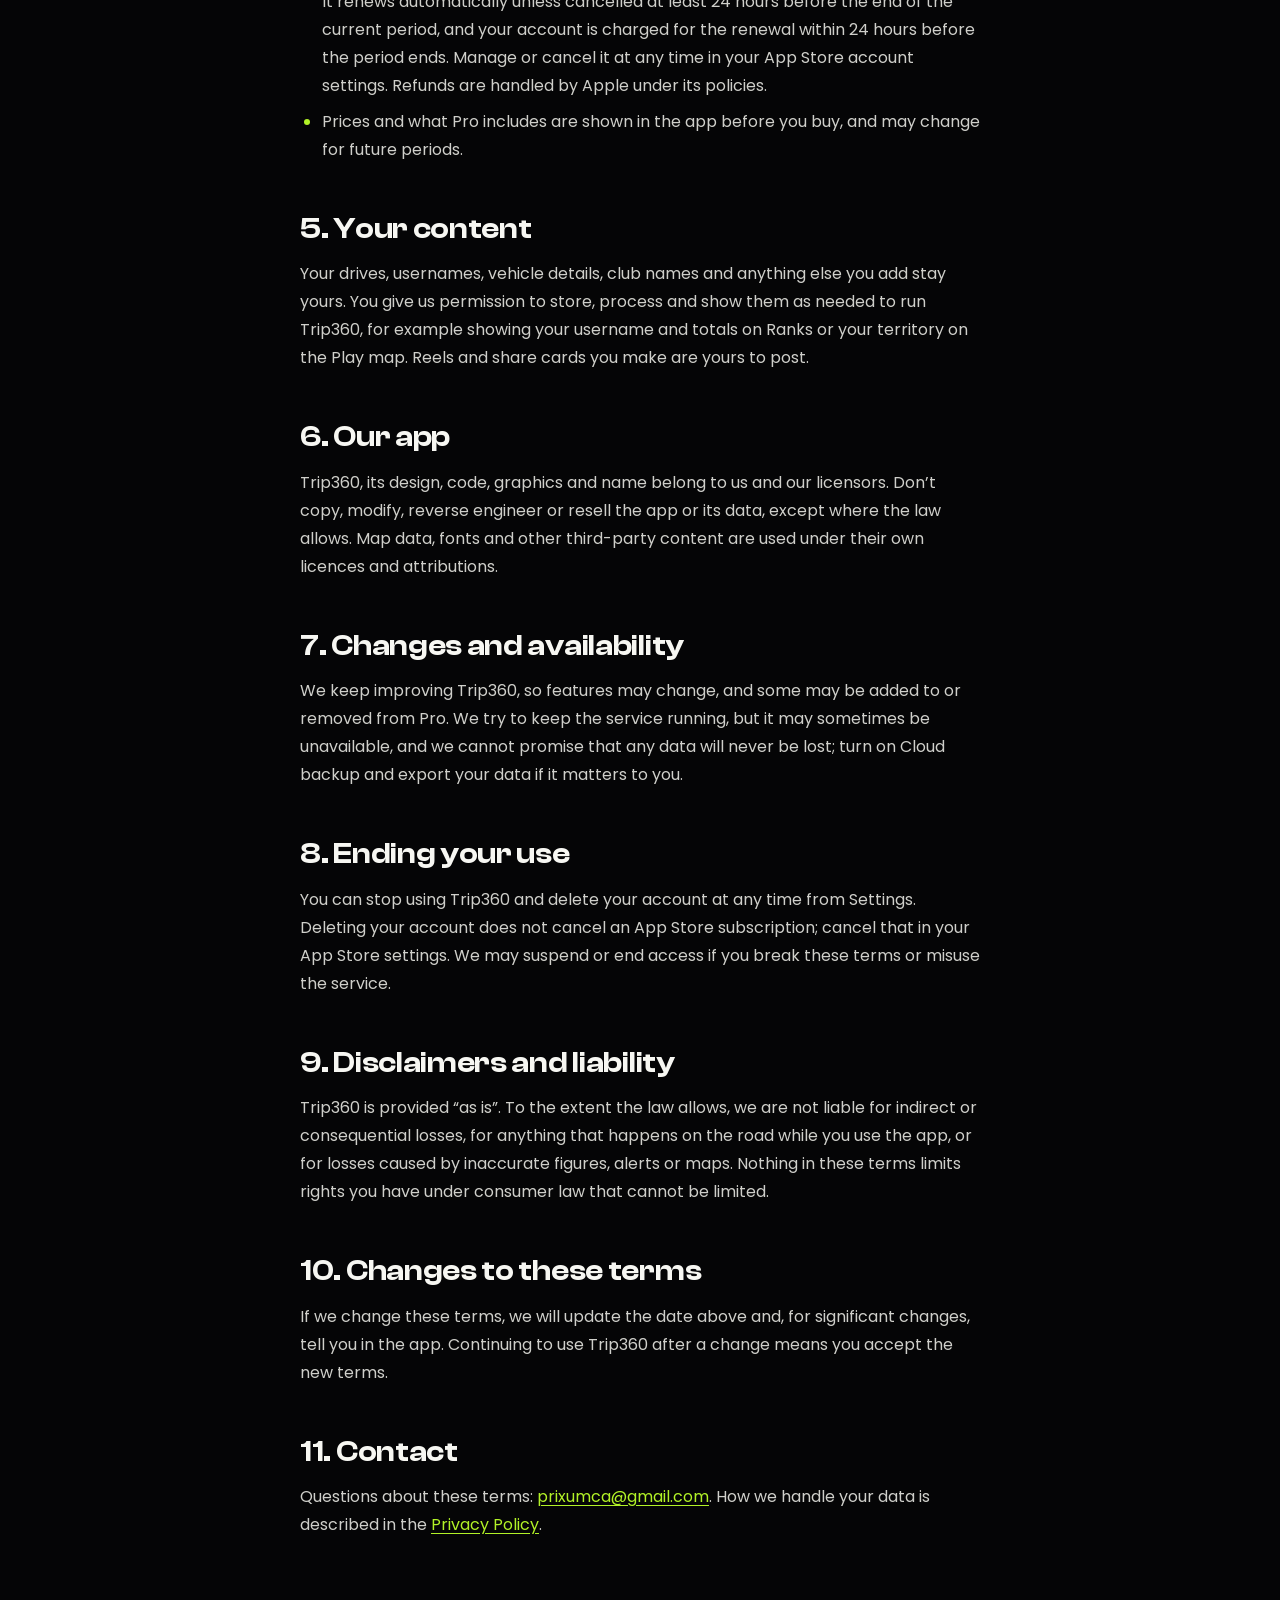
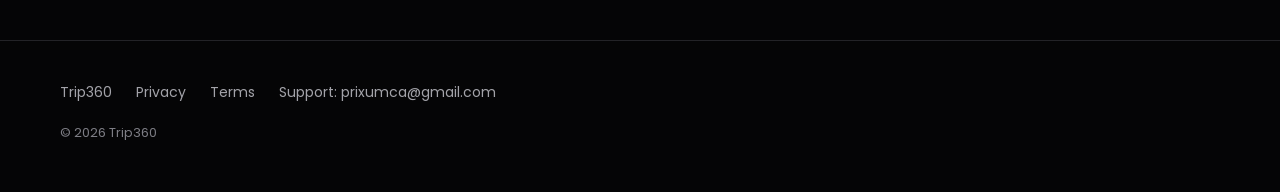
<file: terms.html>
<!doctype html>
<html lang="en">
<head>
  <meta charset="utf-8">
  <meta name="viewport" content="width=device-width, initial-scale=1, viewport-fit=cover">
  <title>Terms of Use · Trip360</title>
  <meta name="description" content="The terms for using Trip360, including driving safely, fair play on Ranks and the Play map, and Trip360 Pro.">
  <meta name="theme-color" content="#050506">
  <meta name="color-scheme" content="dark">
  <link rel="canonical" href="https://trip360.site/terms">
  <meta property="og:title" content="Trip360 Terms of Use">
  <meta property="og:description" content="Driving safely, fair play, and Trip360 Pro.">
  <meta property="og:image" content="https://trip360.site/assets/og.jpg">
  <link rel="icon" type="image/png" sizes="32x32" href="/assets/favicon-32.png">
  <link rel="apple-touch-icon" href="/assets/apple-touch-icon.png">
  <link rel="preconnect" href="https://fonts.googleapis.com">
  <link rel="preconnect" href="https://fonts.gstatic.com" crossorigin>
  <link rel="stylesheet" href="https://fonts.googleapis.com/css2?family=Poppins:wght@400;500;600&display=swap">
  <link rel="stylesheet" href="/css/site.css">
</head>
<body>
  <a class="skip" href="#main">Skip to content</a>
  <header class="site-header is-scrolled">
    <div class="wrap">
      <a class="brand" href="/" aria-label="Trip360 home">
        <img src="/assets/icon-192.png" width="32" height="32" alt="">
        <span>Trip<b>360</b></span>
      </a>
      <a class="btn btn-ghost btn-sm push" href="/">Home</a>
    </div>
  </header>

  <main class="legal" id="main">
    <h1>Terms of Use</h1>
    <p class="updated">Last updated 5 November 2026</p>
    <p class="intro">These terms apply when you use the Trip360 app and this website. By creating an account or using the app you agree to them. The app is also licensed to you under Apple’s <a href="https://www.apple.com/legal/internet-services/itunes/dev/stdeula/">Standard Licensed Application End User License Agreement</a>; where the two differ, these terms add to it.</p>

    <h2>1. Drive safely, always</h2>
    <p><strong>Never use your phone while driving.</strong> Trip360 records in the background, so you never need to touch it once a drive has started. Set it up before you set off, or let a passenger handle it.</p>
    <ul>
      <li>Always follow the law, the speed limit and the road conditions. Trip360 is not a reason to drive faster, further or differently.</li>
      <li>Leaderboards, territory and badges are a game about the drives you would make anyway. Never chase a rank or a hex in a way that is unsafe or illegal.</li>
      <li>Trip360 is not a navigation, safety or emergency device. Speeds, distances and other figures come from your phone’s sensors and can be wrong. Speed camera alerts may be missing, late or out of date; always watch the road and its signs.</li>
    </ul>

    <h2>2. Your account</h2>
    <p>You need an account for Ranks, the Play map, friends and clubs. Keep your sign-in details safe and give accurate information. Your username is public: don’t pick one that is offensive, misleading or that impersonates someone else. You are responsible for what happens under your account.</p>

    <h2>3. Fair play</h2>
    <p>Ranks and the Play map only work if every drive is real. Don’t fake or alter location data, record drives you did not make in a vehicle, use emulators or automation, exploit bugs, or interfere with the service or other drivers. We may remove drives, rankings, territory or rewards that look invalid, and suspend or close accounts that break these rules.</p>

    <h2>4. Trip360 Pro</h2>
    <ul>
      <li><strong>New accounts:</strong> a new account needs a Trip360 Pro subscription to use Trip360. Accounts made before 5 November 2026 keep the free plan they have.</li>
      <li><strong>Invites:</strong> accounts made before 5 November 2026 can earn 7 days of Pro for each friend who joins with their code and drives. Each account can redeem one code. Rewards have no cash value, and we may change or end the invite programme or cancel rewards gained by abuse (for example self-invites or fake accounts).</li>
      <li><strong>Subscriptions:</strong> Trip360 Pro is an auto-renewing subscription, billed weekly or yearly. Payment is charged to your Apple Account when you confirm the purchase. It renews automatically unless cancelled at least 24 hours before the end of the current period, and your account is charged for the renewal within 24 hours before the period ends. Manage or cancel it at any time in your App Store account settings. Refunds are handled by Apple under its policies.</li>
      <li>Prices and what Pro includes are shown in the app before you buy, and may change for future periods.</li>
    </ul>

    <h2>5. Your content</h2>
    <p>Your drives, usernames, vehicle details, club names and anything else you add stay yours. You give us permission to store, process and show them as needed to run Trip360, for example showing your username and totals on Ranks or your territory on the Play map. Reels and share cards you make are yours to post.</p>

    <h2>6. Our app</h2>
    <p>Trip360, its design, code, graphics and name belong to us and our licensors. Don’t copy, modify, reverse engineer or resell the app or its data, except where the law allows. Map data, fonts and other third-party content are used under their own licences and attributions.</p>

    <h2>7. Changes and availability</h2>
    <p>We keep improving Trip360, so features may change, and some may be added to or removed from Pro. We try to keep the service running, but it may sometimes be unavailable, and we cannot promise that any data will never be lost; turn on Cloud backup and export your data if it matters to you.</p>

    <h2>8. Ending your use</h2>
    <p>You can stop using Trip360 and delete your account at any time from Settings. Deleting your account does not cancel an App Store subscription; cancel that in your App Store settings. We may suspend or end access if you break these terms or misuse the service.</p>

    <h2>9. Disclaimers and liability</h2>
    <p>Trip360 is provided “as is”. To the extent the law allows, we are not liable for indirect or consequential losses, for anything that happens on the road while you use the app, or for losses caused by inaccurate figures, alerts or maps. Nothing in these terms limits rights you have under consumer law that cannot be limited.</p>

    <h2>10. Changes to these terms</h2>
    <p>If we change these terms, we will update the date above and, for significant changes, tell you in the app. Continuing to use Trip360 after a change means you accept the new terms.</p>

    <h2>11. Contact</h2>
    <p>Questions about these terms: <a href="mailto:prixumca@gmail.com">prixumca@gmail.com</a>. How we handle your data is described in the <a href="/privacy">Privacy Policy</a>.</p>
  </main>

  <footer class="site-footer">
    <div class="wrap">
      <ul class="foot-links">
        <li><a href="/">Trip360</a></li>
        <li><a href="/privacy">Privacy</a></li>
        <li><a href="/terms" aria-current="page">Terms</a></li>
        <li><a href="mailto:prixumca@gmail.com">Support: prixumca@gmail.com</a></li>
      </ul>
      <p class="foot-note">© 2026 Trip360</p>
    </div>
  </footer>
</body>
</html>
</file>
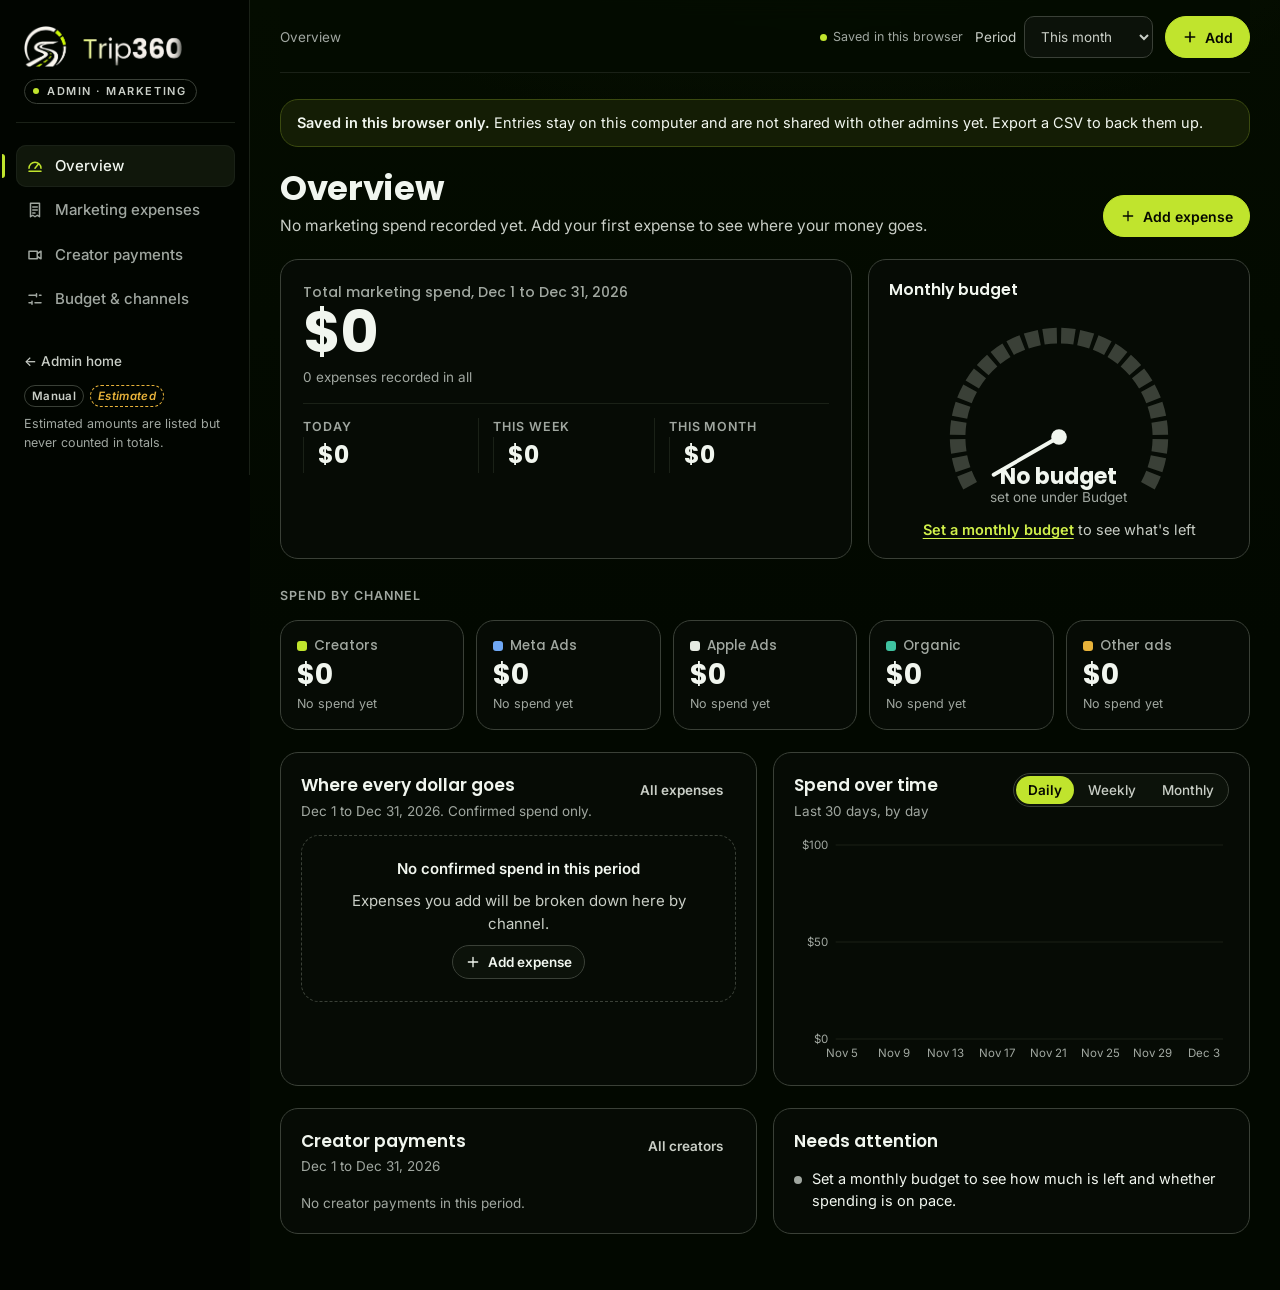
<file: admin/marketing.html>
<!doctype html>
<html lang="en">
<head>
  <meta charset="utf-8">
  <meta name="viewport" content="width=device-width, initial-scale=1, viewport-fit=cover">
  <meta name="robots" content="noindex, nofollow">
  <meta name="theme-color" content="#020800">
  <title>Marketing · Trip360 Admin</title>
  <link rel="icon" type="image/png" sizes="32x32" href="/assets/favicon-32.png">
  <link rel="apple-touch-icon" href="/assets/apple-touch-icon.png">
  <link rel="preconnect" href="https://fonts.googleapis.com">
  <link rel="preconnect" href="https://fonts.gstatic.com" crossorigin>
  <link rel="stylesheet" href="https://fonts.googleapis.com/css2?family=Inter:wght@400;500;600;700&family=Poppins:wght@500;600;700&display=swap">
  <style>html{scroll-padding-top:env(safe-area-inset-top,0px)}body{margin:0;padding:0}img{max-width:100%}[hidden]:not([hidden=until-found i]){display:none!important}</style>
  <style>
/* Trip360 admin theme: the app's own UI. Deep green-black ground (#040C00 to #020800), #060B05 cards with a #3A4037 hairline, Poppins figures in #F1F6EF, labels in #A0A7A0, lime #C0E42D reserved for brand, primary actions and progress. */
:root {
  --bg: #020800; --bg-top: #040c00; --bg-glow: #0d1606; --panel: #060b05; --panel-2: #0c120a; --panel-3: #121a0f;
  --fg: #f1f6ef; --fg-2: #c9cec6; --fg-3: #a0a7a0; --fg-4: #6f766d;
  --line: #1a2117; --line-2: #3a4037;
  --lime: #c0e42d; --lime-ink: #d0f04a; --lime-soft: #141d05; --lime-line: #3b4a10; --on-lime: #050800; --bar: #c0e42d;
  --nav-bg: #010500; --nav-fg: #f1f6ef; --nav-fg-2: #a0a7a0; --nav-hover: #0a1008; --nav-active: #10170b;
  --good: #b5db3a; --warn: #e8b33a; --bad: #f07167; --good-soft: #141d05; --warn-soft: #251c08; --bad-soft: #2a1210;
  --s0: #5b6157; --s1: #6fa8f5; --s2: #c0e42d; --s3: #e6ebe2; --s4: #3fc2a0; --s5: #e8b33a; --s6: #a493f0; --s7: #f07167; --s8: #8a9286;
  --shadow: 0 1px 2px rgba(0, 0, 0, .6), 0 14px 34px rgba(0, 0, 0, .45);
  --overlay: rgba(1, 4, 0, .74);
  --font-ui: 'Inter', system-ui, -apple-system, 'Segoe UI', Roboto, sans-serif;
  --font-fig: 'Poppins', 'Inter', system-ui, sans-serif;
  --r: 18px; --r-sm: 10px;
  color-scheme: dark;
}
* { box-sizing: border-box; }
body { background: var(--bg); min-height: 100vh; color: var(--fg); font-family: var(--font-ui); font-size: 15px; line-height: 1.5; -webkit-font-smoothing: antialiased; }
body::before { content: ""; position: fixed; inset: 0 0 auto; height: env(safe-area-inset-top, 0px); z-index: 10; background: var(--bg); }
button, input, select, textarea { font: inherit; color: inherit; }
button { cursor: pointer; }
:focus-visible { outline: 2px solid var(--lime); outline-offset: 2px; }

/* ---------- shell ---------- */
.app { display: grid; grid-template-columns: 250px minmax(0, 1fr); background: linear-gradient(to right, var(--nav-bg) 250px, transparent 250px), radial-gradient(900px 420px at 64% -160px, var(--bg-glow), transparent 70%), linear-gradient(180deg, var(--bg-top), var(--bg) 640px); min-height: 100vh; }
.nav { background: var(--nav-bg); color: var(--nav-fg); position: sticky; top: 0; align-self: start; max-height: 100vh; overflow-y: auto;
  padding: 26px 14px 22px max(16px, env(safe-area-inset-left, 0px)); display: flex; flex-direction: column; gap: 22px; border-right: 1px solid var(--line); }
.brand { padding: 0 8px 18px; display: flex; flex-direction: column; gap: 12px; border-bottom: 1px solid var(--line); }
.brand img { display: block; width: 158px; max-width: 100%; height: auto; }
.brand-sub { display: inline-flex; align-items: center; gap: 8px; align-self: flex-start; font-size: 11px; color: var(--fg-2); letter-spacing: .14em; text-transform: uppercase; font-weight: 600; border: 1px solid var(--line-2); border-radius: 999px; padding: 3px 10px 3px 8px; }
.brand-sub::before { content: ""; width: 6px; height: 6px; border-radius: 50%; background: var(--lime); }
.nav-list { display: flex; flex-direction: column; gap: 2px; margin: 0; padding: 0; list-style: none; }
.nav-btn { position: relative; display: flex; align-items: center; gap: 11px; width: 100%; border: 0; background: transparent; color: var(--nav-fg-2);
  padding: 10px 10px; border-radius: var(--r-sm); text-align: left; font-size: 15px; font-weight: 500; white-space: nowrap; }
.nav-btn svg { flex: none; width: 18px; height: 18px; }
.nav-btn:hover { background: var(--nav-hover); color: var(--nav-fg); }
.nav-btn[aria-current="page"] { background: var(--nav-active); color: var(--nav-fg); box-shadow: inset 0 0 0 1px var(--line); }
.nav-btn[aria-current="page"]::before { content: ""; position: absolute; left: -14px; top: 9px; bottom: 9px; width: 3px; border-radius: 0 3px 3px 0; background: var(--lime); }
.nav-btn[aria-current="page"] svg { color: var(--lime); }
.nav-foot { font-size: 12.5px; color: var(--nav-fg-2); padding: 0 8px; display: flex; flex-direction: column; gap: 8px; margin-top: 8px; }
.nav-back { color: var(--fg-2); text-decoration: none; font-weight: 500; font-size: 13.5px; margin-bottom: 6px; }
.nav-back:hover { color: var(--lime); }
.legend-row { display: flex; gap: 6px; flex-wrap: wrap; }

.main { min-width: 0; padding-left: max(30px, env(safe-area-inset-left, 0px)); padding-right: max(30px, env(safe-area-inset-right, 0px)); padding-block: 0 56px; }
.topbar { position: sticky; top: env(safe-area-inset-top, 0px); z-index: 5; background: color-mix(in srgb, var(--bg-top) 88%, transparent); backdrop-filter: blur(10px); -webkit-backdrop-filter: blur(10px); display: flex; align-items: center; gap: 12px; flex-wrap: wrap;
  padding: 16px 0 14px; border-bottom: 1px solid var(--line); margin-bottom: 26px; }
.topbar .crumb { font-size: 13.5px; color: var(--fg-3); }
.topbar .spacer { flex: 1; }
.period { display: flex; align-items: center; gap: 8px; font-size: 13.5px; color: var(--fg-2); }
.status-chip { font-size: 12.5px; color: var(--fg-3); display: inline-flex; align-items: center; gap: 6px; }
.status-chip i { width: 7px; height: 7px; border-radius: 50%; background: var(--fg-3); }
.status-chip.ok i { background: var(--lime); }
.status-chip.warn i { background: var(--warn); }

select, input[type="text"], input[type="number"], input[type="date"], input[type="search"], textarea {
  background: var(--panel-2); border: 1px solid var(--line-2); border-radius: var(--r-sm); padding: 8px 12px; min-height: 42px; max-width: 100%; }
select:hover, input:hover, textarea:hover { border-color: var(--fg-4); }
input:focus, select:focus, textarea:focus { outline: none; border-color: var(--lime); box-shadow: 0 0 0 3px var(--lime-soft); }
textarea { min-height: 72px; resize: vertical; }
.btn { display: inline-flex; align-items: center; gap: 7px; border: 1px solid var(--line-2); background: var(--panel-2); color: var(--fg);
  padding: 8px 16px; border-radius: 999px; font-weight: 600; font-size: 14px; min-height: 42px; white-space: nowrap; transition: border-color .15s, background-color .15s, filter .15s; }
.btn:hover { border-color: var(--fg-3); }
.btn.primary { background: var(--lime); border-color: var(--lime); color: var(--on-lime); }
.btn.primary:hover { filter: brightness(1.08); }
.btn.ghost { border-color: transparent; background: transparent; color: var(--fg-2); }
.btn.ghost:hover { background: var(--panel-2); }
.btn.danger { color: var(--bad); }
.btn.sm { padding: 5px 12px; min-height: 34px; font-size: 13.5px; }
.btn svg { width: 16px; height: 16px; }
.btn[disabled] { opacity: .45; cursor: not-allowed; }
.linkish { background: none; border: 0; padding: 0; color: var(--lime-ink); font-weight: 600; text-decoration: underline; text-underline-offset: 3px; }

/* ---------- views ---------- */
.view { display: flex; flex-direction: column; gap: 22px; }
.view-head { display: flex; align-items: flex-end; gap: 16px; flex-wrap: wrap; justify-content: space-between; }
.view-head h1 { font-family: var(--font-fig); font-weight: 700; font-size: 34px; line-height: 1.15; letter-spacing: -.01em; margin: 0; text-wrap: balance; }
.view-head p { margin: 6px 0 0; color: var(--fg-2); max-width: 68ch; font-size: 15.5px; }
.view-head .actions { display: flex; gap: 8px; flex-wrap: wrap; }
.grid { display: grid; gap: 16px; grid-template-columns: repeat(auto-fit, minmax(min(100%, 26rem), 1fr)); }
.card { background: var(--panel); border: 1px solid var(--line-2); border-radius: var(--r); padding: 20px; min-width: 0; display: flex; flex-direction: column; gap: 14px; }
.card-head { display: flex; align-items: flex-start; justify-content: space-between; gap: 12px; flex-wrap: wrap; }
.card h2 { font-family: var(--font-fig); font-size: 17px; font-weight: 600; margin: 0; }
.note { font-size: 13.5px; color: var(--fg-3); margin: 2px 0 0; }
.section-label { font-size: 12.5px; font-weight: 600; letter-spacing: .08em; text-transform: uppercase; color: var(--fg-3); margin: 6px 0 -8px; }

.kpis { display: grid; gap: 12px; grid-template-columns: repeat(auto-fit, minmax(min(100%, 11.5rem), 1fr)); }
.kpi { background: var(--panel); border: 1px solid var(--line-2); border-radius: var(--r); padding: 15px 16px; display: flex; flex-direction: column; gap: 4px; min-width: 0; }
.kpi .k { font-family: var(--font-fig); font-size: 13.5px; color: var(--fg-3); font-weight: 500; display: flex; align-items: center; gap: 7px; }
.kpi .v { font-family: var(--font-fig); font-size: 28px; font-weight: 700; color: var(--fg); line-height: 1.1; font-variant-numeric: tabular-nums; }
.kpi .v.na { color: var(--fg-3); font-size: 22px; font-weight: 500; }
.kpi .s { font-size: 12.5px; color: var(--fg-3); }
.sw { display: inline-block; width: 10px; height: 10px; border-radius: 3px; flex: none; }

.hero { display: grid; grid-template-columns: minmax(0, 1.5fr) minmax(0, 1fr); gap: 16px; }
.hero-main { background: var(--panel); border: 1px solid var(--line-2); border-radius: var(--r); padding: 22px; display: flex; flex-direction: column; gap: 16px; }
.hero-total { font-family: var(--font-fig); font-size: 58px; font-weight: 700; line-height: 1; letter-spacing: -.02em; font-variant-numeric: tabular-nums; color: var(--fg); }
.hero-label { font-family: var(--font-fig); font-size: 14px; color: var(--fg-3); font-weight: 500; }
.hero-sub { font-size: 13.5px; color: var(--fg-3); margin-top: 6px; }
.cadence { display: grid; grid-template-columns: repeat(3, minmax(0, 1fr)); border-top: 1px solid var(--line); padding-top: 14px; }
.cadence div { padding-right: 12px; }
.cadence div + div { border-left: 1px solid var(--line); padding-left: 14px; }
.cadence .k { font-size: 12.5px; color: var(--fg-3); text-transform: uppercase; letter-spacing: .07em; font-weight: 600; }
.cadence .v { font-family: var(--font-fig); font-size: 24px; font-weight: 700; font-variant-numeric: tabular-nums; }
.gauge-card { background: var(--panel); border: 1px solid var(--line-2); border-radius: var(--r); padding: 18px 20px; display: flex; flex-direction: column; align-items: center; gap: 6px; text-align: center; }
.gauge-card svg { width: 100%; max-width: 260px; height: auto; }
.gauge-card .g-title { align-self: stretch; text-align: left; font-family: var(--font-fig); font-weight: 600; font-size: 15.5px; }
.gauge-card .g-line { font-size: 14.5px; color: var(--fg-2); }

.banner { display: flex; align-items: center; gap: 12px; flex-wrap: wrap; border-radius: var(--r); padding: 12px 16px; font-size: 14.5px; border: 1px solid var(--line); background: var(--panel); }
.banner.warn { background: var(--warn-soft); border-color: #4a3910; }
.banner.info { background: var(--lime-soft); border-color: var(--lime-line); }
.banner .grow { flex: 1; min-width: 12rem; }
.banner b { font-weight: 600; }

.dt { display: inline-flex; align-items: center; font-size: 11.5px; font-weight: 600; letter-spacing: .03em; padding: 1px 7px; border-radius: 999px; white-space: nowrap; line-height: 1.6; }
.dt-manual { border: 1px solid var(--line-2); color: var(--fg-2); }
.dt-estimated { border: 1px dashed var(--warn); color: var(--warn); font-style: italic; }
.chip { display: inline-flex; align-items: center; gap: 6px; font-size: 13px; padding: 2px 9px; border-radius: 999px; background: var(--panel-2); color: var(--fg-2); white-space: nowrap; }
.chip.good { background: var(--good-soft); color: var(--good); }
.chip.warn { background: var(--warn-soft); color: var(--warn); }
.chip.bad { background: var(--bad-soft); color: var(--bad); }

.tbl-wrap { overflow-x: auto; margin: 0 -4px; }
table { border-collapse: collapse; width: 100%; font-size: 14.5px; }
th, td { text-align: left; padding: 10px 10px; border-bottom: 1px solid var(--line); vertical-align: middle; }
th { font-size: 11.5px; font-weight: 600; letter-spacing: .07em; text-transform: uppercase; color: var(--fg-3); white-space: nowrap; }
tbody tr:hover td { background: var(--panel-2); }
th button { background: none; border: 0; padding: 0; color: inherit; font-weight: inherit; text-transform: inherit; letter-spacing: inherit; font-size: inherit; display: inline-flex; gap: 4px; align-items: center; }
th[aria-sort] button::after { content: ""; border: 4px solid transparent; }
th[aria-sort="ascending"] button::after { border-bottom-color: currentColor; transform: translateY(-2px); }
th[aria-sort="descending"] button::after { border-top-color: currentColor; transform: translateY(2px); }
td.n, th.n { text-align: right; white-space: nowrap; font-variant-numeric: tabular-nums; }
tr.group td { background: var(--panel-2); font-weight: 600; }
tr.total td { font-weight: 600; border-top: 2px solid var(--line-2); }
td .sub { display: block; font-size: 12.5px; color: var(--fg-3); }
td.actions { white-space: nowrap; text-align: right; }
.na { color: var(--fg-3); }
.est-row td { color: var(--fg-3); }
.empty { border: 1px dashed var(--line-2); border-radius: var(--r); padding: 22px; text-align: center; color: var(--fg-2); display: flex; flex-direction: column; align-items: center; gap: 10px; }
.empty b { color: var(--fg); font-weight: 600; }
.toolbar { display: flex; gap: 8px; flex-wrap: wrap; align-items: center; }
.toolbar input[type="search"] { min-width: 0; flex: 1 1 14rem; }
.fchip { border: 1px solid var(--line-2); background: var(--panel-2); color: var(--fg-2); border-radius: 999px; padding: 5px 12px; font-size: 13.5px; display: inline-flex; gap: 7px; align-items: center; }
.fchip:hover { border-color: var(--fg-4); color: var(--fg); }
.fchip[aria-pressed="true"] { background: var(--lime); color: var(--on-lime); border-color: var(--lime); font-weight: 600; }

.hbars { display: flex; flex-direction: column; gap: 10px; }
.hb-row { display: grid; grid-template-columns: minmax(7rem, 11rem) minmax(0, 1fr) auto; gap: 12px; align-items: center; font-size: 14.5px; }
.hb-label { display: flex; align-items: center; gap: 8px; min-width: 0; }
.hb-label span { overflow: hidden; text-overflow: ellipsis; white-space: nowrap; }
.hb-track { height: 12px; background: var(--panel-2); border-radius: 4px; overflow: hidden; }
.hb-fill { display: block; height: 100%; border-radius: 4px; min-width: 2px; }
.hb-val { font-variant-numeric: tabular-nums; font-weight: 600; text-align: right; min-width: 4.5rem; }
.stack { display: flex; gap: 2px; height: 22px; border-radius: 5px; overflow: hidden; }
.stack span { display: block; height: 100%; min-width: 3px; }
.stack-legend { display: flex; flex-wrap: wrap; gap: 6px 16px; font-size: 13.5px; color: var(--fg-2); }
.stack-legend span { display: inline-flex; gap: 7px; align-items: center; }
.chart-box { position: relative; min-height: 230px; }
.chart-box svg { display: block; width: 100%; }
.tip { position: absolute; pointer-events: none; background: var(--panel-2); border: 1px solid var(--line-2); border-radius: var(--r-sm); box-shadow: var(--shadow);
  padding: 6px 10px; font-size: 13px; white-space: nowrap; z-index: 3; }
.tip .t1 { color: var(--fg-3); }
.tip .t2 { font-weight: 600; font-variant-numeric: tabular-nums; }
.seg { display: inline-flex; border: 1px solid var(--line-2); border-radius: 999px; overflow: hidden; padding: 2px; gap: 2px; background: var(--panel-2); }
.seg button { border: 0; border-radius: 999px; background: transparent; padding: 4px 12px; font-size: 13.5px; font-weight: 500; color: var(--fg-2); }
.seg button:hover { color: var(--fg); }
.seg button[aria-pressed="true"] { background: var(--lime); color: var(--on-lime); font-weight: 600; }

.creators { display: grid; gap: 16px; grid-template-columns: repeat(auto-fill, minmax(min(100%, 21rem), 1fr)); }
.cr { background: var(--panel); border: 1px solid var(--line-2); border-radius: var(--r); padding: 18px; display: flex; flex-direction: column; gap: 14px; min-width: 0; }
.cr-top { display: flex; align-items: flex-start; justify-content: space-between; gap: 10px; }
.cr-name { font-family: var(--font-fig); font-weight: 600; font-size: 18px; }
.cr-handle { font-size: 13.5px; color: var(--fg-3); }
.cr-deal { font-family: var(--font-fig); font-size: 22px; font-weight: 700; }
.cr-stats { display: grid; grid-template-columns: repeat(3, minmax(0, 1fr)); gap: 10px; }
.cr-stats > div { background: var(--panel-2); border: 1px solid var(--line); border-radius: var(--r-sm); padding: 9px 11px; min-width: 0; display: flex; flex-direction: column; justify-content: space-between; gap: 4px; }
.cr-stats .k { font-size: 12px; line-height: 1.3; color: var(--fg-3); }
.cr-stats .v { font-family: var(--font-fig); font-weight: 600; font-size: 16.5px; font-variant-numeric: tabular-nums; }
.progress { height: 8px; background: var(--panel-2); border-radius: 4px; overflow: hidden; }
.progress span { display: block; height: 100%; background: var(--bar); border-radius: 4px; }
.cr-foot { display: flex; gap: 6px; flex-wrap: wrap; border-top: 1px solid var(--line); padding-top: 12px; }

.sugg { display: flex; flex-direction: column; gap: 10px; margin: 0; padding: 0; list-style: none; }
.sugg li { display: flex; gap: 10px; align-items: flex-start; font-size: 14.5px; }
.sugg li i { flex: none; width: 8px; height: 8px; border-radius: 50%; margin-top: 8px; background: var(--fg-3); }
.sugg li.good i { background: var(--good); }
.sugg li.warn i { background: var(--warn); }
.sugg li.bad i { background: var(--bad); }

.form-grid { display: grid; gap: 12px; grid-template-columns: repeat(auto-fit, minmax(min(100%, 13rem), 1fr)); }
.field { display: flex; flex-direction: column; gap: 5px; min-width: 0; }
.field label { font-size: 13.5px; font-weight: 600; color: var(--fg-2); }
.field .help { font-size: 12.5px; color: var(--fg-3); }
.field.check { flex-direction: row; align-items: center; gap: 9px; flex-wrap: wrap; }
.field.check input { width: 18px; height: 18px; accent-color: var(--lime); }
.field.full { grid-column: 1 / -1; }
.money { position: relative; }
.money::before { content: "$"; position: absolute; left: 10px; top: 50%; transform: translateY(-50%); color: var(--fg-3); pointer-events: none; }
.money input { padding-left: 22px; width: 100%; }
.field input, .field select, .field textarea { width: 100%; }

.modal-root { position: fixed; inset: 0; background: var(--overlay); z-index: 40; display: flex; align-items: flex-start; justify-content: center;
  padding: max(24px, env(safe-area-inset-top, 0px)) max(16px, env(safe-area-inset-right, 0px)) max(24px, env(safe-area-inset-bottom, 0px)) max(16px, env(safe-area-inset-left, 0px)); overflow-y: auto; }
.modal { background: var(--panel); border: 1px solid var(--line-2); border-radius: 22px; width: min(640px, 100%); box-shadow: var(--shadow); display: flex; flex-direction: column; margin: auto 0; }
.modal header { padding: 18px 20px 4px; display: flex; justify-content: space-between; gap: 12px; align-items: flex-start; }
.modal header h2 { margin: 0; font-family: var(--font-fig); font-weight: 600; font-size: 19px; }
.modal header p { margin: 4px 0 0; color: var(--fg-3); font-size: 13.5px; }
.modal .body { padding: 14px 20px; }
.modal footer { padding: 14px 20px 18px; display: flex; gap: 8px; justify-content: flex-end; flex-wrap: wrap; border-top: 1px solid var(--line); }
.modal footer .left { margin-right: auto; }
.form-err { color: var(--bad); font-size: 13.5px; margin-top: 8px; }
.split-row { display: grid; grid-template-columns: minmax(0, 1.4fr) minmax(0, 1fr) auto; gap: 8px; align-items: center; margin-bottom: 8px; }
.split-sum { font-size: 14px; margin-top: 6px; }
.toast { position: fixed; left: 50%; bottom: max(20px, env(safe-area-inset-bottom, 0px)); transform: translateX(-50%); background: var(--lime); color: var(--on-lime);
  padding: 10px 16px; border-radius: 999px; font-size: 14px; font-weight: 600; z-index: 60; box-shadow: var(--shadow); max-width: calc(100% - 32px); }

@media (max-width: 1100px) { .hero { grid-template-columns: minmax(0, 1fr); } }
@media (max-width: 880px) {
  .app { grid-template-columns: minmax(0, 1fr); background: var(--bg); }
  .nav { position: static; max-height: none; border-right: 0; border-bottom: 1px solid var(--line);
    padding: 16px max(16px, env(safe-area-inset-right, 0px)) 10px max(16px, env(safe-area-inset-left, 0px)); gap: 14px; }
  .brand { flex-direction: row; align-items: center; justify-content: space-between; padding: 0 0 12px; }
  .nav-btn[aria-current="page"]::before { display: none; }
  .brand img { width: 136px; }
  .nav-list { flex-direction: row; overflow-x: auto; gap: 4px; padding-bottom: 4px; scrollbar-width: thin; }
  .nav-btn { width: auto; }
  .nav-foot { display: none; }
  .main { padding-left: max(16px, env(safe-area-inset-left, 0px)); padding-right: max(16px, env(safe-area-inset-right, 0px)); }
  .view-head h1 { font-size: 29px; }
  .hero-total { font-size: 46px; }
}
@media (max-width: 520px) {
  .hb-row { grid-template-columns: minmax(0, 1fr) auto; }
  .hb-track { grid-column: 1 / -1; grid-row: 2; }
  .cadence { grid-template-columns: minmax(0, 1fr); gap: 10px; }
  .cadence div + div { border-left: 0; padding-left: 0; border-top: 1px solid var(--line); padding-top: 10px; }
  .cr-stats { grid-template-columns: repeat(2, minmax(0, 1fr)); }
  .split-row { grid-template-columns: minmax(0, 1fr) minmax(0, 1fr); }
}
@media (prefers-reduced-motion: no-preference) {
  .hb-fill, .progress span { transition: width .4s cubic-bezier(.2, .7, .2, 1); }
}
</style>
</head>
<body>
<div class="app">
  <aside class="nav" aria-label="Portal sections">
    <div class="brand">
      <img src="/assets/admin/trip360-logo.png" alt="Trip360" width="665" height="173">
      <div class="brand-sub">Admin · Marketing</div>
    </div>
    <ul class="nav-list" id="nav-list"></ul>
    <div class="nav-foot">
      <a class="nav-back" href="/admin">&larr; Admin home</a>
      <div class="legend-row"><span class="dt dt-manual">Manual</span><span class="dt dt-estimated">Estimated</span></div>
      <div>Estimated amounts are listed but never counted in totals.</div>
    </div>
  </aside>

  <main class="main" id="main">
    <div class="topbar">
      <div class="crumb" id="crumb">Overview</div>
      <div class="spacer"></div>
      <span class="status-chip" id="sync-chip"><i></i><span>Connecting</span></span>
      <label class="period" for="period-select">Period
        <select id="period-select" aria-label="Reporting period"></select>
      </label>
      <button class="btn primary" type="button" id="quick-add" data-act="quick-add">
        <svg viewBox="0 0 24 24" fill="none" stroke="currentColor" stroke-width="2.4" stroke-linecap="round"><path d="M12 5v14M5 12h14"/></svg>Add
      </button>
    </div>
    <div id="view" class="view"></div>
  </main>
</div>
<div id="modal-host"></div>
<div id="toast-host"></div>

<script src="/js/admin-marketing-store.js"></script>
<script src="/js/admin-marketing.js"></script>
</body>
</html>
</file>
<file: css/site.css>
/* Trip360 public site — trip360.site
   One stylesheet for the home page, the invite landing, the legal pages and 404.
   Dark only, like the app: near-black, off-white ink, one lime accent. */

@font-face {
  font-family: "Clash Display";
  src: url("/assets/fonts/ClashDisplay-Semibold.ttf") format("truetype");
  font-weight: 600;
  font-style: normal;
  font-display: swap;
}
@font-face {
  font-family: "Clash Display";
  src: url("/assets/fonts/ClashDisplay-Medium.ttf") format("truetype");
  font-weight: 500;
  font-style: normal;
  font-display: swap;
}

:root {
  color-scheme: dark;
  --bg: #050506;
  --surface: #0e0e10;
  --surface-2: #141416;
  --surface-3: #1c1c1e;
  --line: #232327;
  --line-strong: #2f2f34;
  --text: #f7f7f2;
  --muted: #a3a3a9;
  --faint: #7d7d84;
  --accent: #b2f227;
  --accent-soft: rgba(178, 242, 39, 0.12);
  --accent-line: rgba(178, 242, 39, 0.35);
  --accent-ink: #0b1002;
  --display: "Clash Display", "Space Grotesk", ui-sans-serif, system-ui, -apple-system, "Segoe UI", sans-serif;
  --body: "Poppins", ui-sans-serif, system-ui, -apple-system, "Segoe UI", sans-serif;
  --radius: 22px;
  --gutter: clamp(16px, 4vw, 40px);
  --max: 1160px;
}

*,
*::before,
*::after { box-sizing: border-box; }

html {
  -webkit-text-size-adjust: 100%;
  text-size-adjust: 100%;
  scroll-behavior: smooth;
  background: var(--bg);
}

body {
  margin: 0;
  min-height: 100vh;
  background: var(--bg);
  color: var(--text);
  font-family: var(--body);
  font-size: 16px;
  line-height: 1.6;
  -webkit-font-smoothing: antialiased;
  -moz-osx-font-smoothing: grayscale;
  overflow-x: hidden;
}

img { display: block; max-width: 100%; height: auto; }
a { color: inherit; }
::selection { background: var(--accent); color: var(--accent-ink); }

:focus-visible {
  outline: 2px solid var(--accent);
  outline-offset: 3px;
  border-radius: 8px;
}

.skip {
  position: absolute;
  left: 12px;
  top: -60px;
  z-index: 100;
  padding: 10px 16px;
  border-radius: 999px;
  background: var(--accent);
  color: var(--accent-ink);
  font-weight: 600;
  text-decoration: none;
}
.skip:focus { top: 12px; }

.wrap {
  width: 100%;
  max-width: calc(var(--max) + 2 * var(--gutter));
  margin: 0 auto;
  padding: 0 var(--gutter);
}

h1, h2, h3 {
  font-family: var(--display);
  font-weight: 600;
  letter-spacing: -0.01em;
  line-height: 1.02;
  margin: 0;
  text-wrap: balance;
}

p { margin: 0; }
.lime { color: var(--accent); }

/* ---------- Header ---------- */

.site-header {
  position: sticky;
  top: 0;
  z-index: 50;
  background: rgba(5, 5, 6, 0.72);
  -webkit-backdrop-filter: saturate(160%) blur(18px);
  backdrop-filter: saturate(160%) blur(18px);
  border-bottom: 1px solid transparent;
  transition: border-color 0.2s ease;
}
.site-header.is-scrolled { border-bottom-color: var(--line); }

.site-header .wrap {
  display: flex;
  align-items: center;
  gap: 24px;
  height: 64px;
}

.brand {
  display: inline-flex;
  align-items: center;
  gap: 10px;
  text-decoration: none;
  font-family: var(--display);
  font-weight: 600;
  font-size: 21px;
  letter-spacing: -0.01em;
}
.brand img {
  width: 32px;
  height: 32px;
  border-radius: 8px;
  box-shadow: 0 0 0 1px rgba(255, 255, 255, 0.08);
}
.brand b { font-weight: 600; color: var(--accent); }

.nav {
  display: flex;
  gap: 4px;
  margin-left: auto;
}
.nav a {
  padding: 8px 14px;
  border-radius: 999px;
  color: var(--muted);
  text-decoration: none;
  font-size: 14px;
  font-weight: 500;
  transition: color 0.15s ease, background 0.15s ease;
}
.nav a:hover { color: var(--text); background: var(--surface-2); }

.btn {
  display: inline-flex;
  align-items: center;
  justify-content: center;
  gap: 8px;
  min-height: 44px;
  padding: 0 20px;
  border-radius: 999px;
  border: 1px solid transparent;
  font-family: var(--body);
  font-size: 15px;
  font-weight: 600;
  text-decoration: none;
  cursor: pointer;
  transition: transform 0.15s ease, background 0.15s ease, border-color 0.15s ease, color 0.15s ease;
  white-space: nowrap;
}
.btn:active { transform: scale(0.98); }
.btn-lime { background: var(--accent); color: var(--accent-ink); }
.btn-lime:hover { background: #d6fa86; }
.btn-ghost { background: transparent; color: var(--text); border-color: var(--line-strong); }
.btn-ghost:hover { background: var(--surface-2); border-color: #3c3c42; }
.btn-sm { min-height: 38px; padding: 0 16px; font-size: 14px; }

.site-header .btn { margin-left: 8px; }
.site-header .push { margin-left: auto; }

/* App Store badge, drawn to Apple's badge proportions */
.appstore {
  display: inline-flex;
  align-items: center;
  gap: 10px;
  height: 56px;
  padding: 0 22px 0 18px;
  border-radius: 14px;
  background: #000;
  color: #fff;
  border: 1px solid #5d5d63;
  text-decoration: none;
  transition: border-color 0.15s ease, transform 0.15s ease, box-shadow 0.2s ease;
}
.appstore:hover { border-color: #9a9aa0; }
.appstore:active { transform: scale(0.985); }
.appstore svg { width: 26px; height: 30px; flex: none; fill: currentColor; }
.appstore span { display: flex; flex-direction: column; line-height: 1.05; }
.appstore small { font-size: 11px; font-weight: 500; letter-spacing: 0.02em; }
.appstore strong { font-family: -apple-system, "SF Pro Display", var(--body); font-size: 22px; font-weight: 600; letter-spacing: -0.01em; }

/* ---------- Hero ---------- */

.hero {
  position: relative;
  padding: clamp(40px, 7vw, 96px) 0 clamp(56px, 8vw, 120px);
  overflow: hidden;
  isolation: isolate;
}
.hero::before {
  /* the 250 m hex grid, fading out from the phone */
  content: "";
  position: absolute;
  inset: 0;
  z-index: -2;
  background-image: url("data:image/svg+xml,%3Csvg xmlns='http://www.w3.org/2000/svg' width='56' height='97' viewBox='0 0 56 97'%3E%3Cpath d='M28 1 L55 16.5 L55 48 L28 63.5 L1 48 L1 16.5 Z M28 63.5 L28 96' fill='none' stroke='%23b2f227' stroke-opacity='0.09' stroke-width='1'/%3E%3C/svg%3E");
  background-size: 56px 97px;
  -webkit-mask-image: radial-gradient(ellipse 60% 70% at 72% 45%, #000 0%, transparent 70%);
  mask-image: radial-gradient(ellipse 60% 70% at 72% 45%, #000 0%, transparent 70%);
}
.hero::after {
  content: "";
  position: absolute;
  z-index: -1;
  width: 720px;
  height: 720px;
  right: -120px;
  top: -80px;
  background: radial-gradient(circle, rgba(178, 242, 39, 0.16) 0%, rgba(178, 242, 39, 0.04) 40%, transparent 68%);
  pointer-events: none;
}

.hero .wrap {
  display: grid;
  grid-template-columns: minmax(0, 1.05fr) minmax(0, 0.95fr);
  align-items: center;
  gap: 48px;
}

.eyebrow {
  display: inline-flex;
  align-items: center;
  gap: 8px;
  padding: 6px 14px 6px 10px;
  border-radius: 999px;
  border: 1px solid var(--line-strong);
  background: rgba(20, 20, 22, 0.7);
  color: var(--muted);
  font-size: 13px;
  font-weight: 500;
}
.eyebrow .dot {
  width: 8px;
  height: 8px;
  border-radius: 50%;
  background: var(--accent);
  box-shadow: 0 0 0 4px var(--accent-soft);
}

.hero h1 {
  margin-top: 22px;
  font-size: clamp(52px, 8.6vw, 112px);
  line-height: 0.95;
  letter-spacing: -0.025em;
}
.hero .lede {
  margin-top: 24px;
  max-width: 34ch;
  color: var(--muted);
  font-size: clamp(17px, 1.6vw, 19px);
  line-height: 1.6;
}

.cta-row {
  display: flex;
  flex-wrap: wrap;
  align-items: center;
  gap: 14px 20px;
  margin-top: 34px;
}
.cta-note {
  display: flex;
  flex-direction: column;
  font-size: 14px;
  line-height: 1.4;
  color: var(--muted);
}
.cta-note strong { color: var(--text); font-weight: 600; }

.hero-points {
  display: flex;
  flex-wrap: wrap;
  gap: 10px 22px;
  margin: 36px 0 0;
  padding: 0;
  list-style: none;
  color: var(--muted);
  font-size: 14px;
}
.hero-points li { display: inline-flex; align-items: center; gap: 8px; }
.hero-points svg { width: 16px; height: 16px; color: var(--accent); flex: none; }

.hero-visual {
  position: relative;
  display: flex;
  justify-content: center;
  min-height: 560px;
}
.hero-visual .phone { width: min(300px, 74vw); position: relative; z-index: 2; }
.hero-visual .phone.back {
  position: absolute;
  z-index: 1;
  width: min(250px, 60vw);
  top: 56px;
  left: calc(50% + 40px);
  transform: rotate(7deg);
  opacity: 0.55;
  filter: saturate(0.9);
}
.hero-visual .phone.front { transform: translateX(-56px) rotate(-3deg); }

.route {
  position: absolute;
  z-index: 0;
  inset: -10% -30% -10% -40%;
  width: 170%;
  height: 120%;
  pointer-events: none;
}
.route path {
  fill: none;
  stroke: var(--accent);
  stroke-width: 5;
  stroke-linecap: round;
  stroke-linejoin: round;
  stroke-dasharray: 2600;
  stroke-dashoffset: 2600;
  animation: draw 2.8s 0.3s cubic-bezier(0.65, 0, 0.35, 1) forwards;
  filter: drop-shadow(0 0 10px rgba(178, 242, 39, 0.55));
  opacity: 0.85;
}
@keyframes draw { to { stroke-dashoffset: 0; } }

/* ---------- Phone mock ---------- */

.phone {
  position: relative;
  padding: 10px;
  border-radius: 48px;
  background: linear-gradient(160deg, #2b2b30 0%, #121214 45%, #1d1d21 100%);
  box-shadow:
    0 0 0 1px rgba(255, 255, 255, 0.08) inset,
    0 0 0 1px #000,
    0 40px 80px -30px rgba(0, 0, 0, 0.9);
}
.phone img {
  width: 100%;
  aspect-ratio: 1290 / 2796;
  object-fit: cover;
  border-radius: 38px;
  background: #000;
}

/* ---------- Sections ---------- */

.section { padding: clamp(64px, 9vw, 128px) 0; position: relative; }
.section + .section { border-top: 1px solid rgba(255, 255, 255, 0.04); }

.section-head { max-width: 760px; margin-bottom: clamp(36px, 5vw, 64px); }
.kicker {
  display: inline-block;
  margin-bottom: 16px;
  color: var(--accent);
  font-size: 13px;
  font-weight: 600;
  letter-spacing: 0.14em;
  text-transform: uppercase;
}
.section h2 { font-size: clamp(38px, 5.4vw, 68px); letter-spacing: -0.02em; }
.section-head p { margin-top: 18px; color: var(--muted); font-size: 18px; max-width: 56ch; }

.feature {
  display: grid;
  grid-template-columns: minmax(0, 1fr) minmax(0, 1fr);
  align-items: center;
  gap: clamp(32px, 6vw, 96px);
  padding: clamp(28px, 4vw, 56px) 0;
}
.feature + .feature { border-top: 1px solid var(--line); }
.feature.flip .feature-copy { order: 2; }
.feature-copy { max-width: 500px; }
.feature-copy .num {
  display: inline-flex;
  align-items: center;
  gap: 10px;
  color: var(--faint);
  font-size: 13px;
  font-weight: 600;
  letter-spacing: 0.12em;
  text-transform: uppercase;
}
.feature-copy .num i {
  font-style: normal;
  color: var(--accent);
}
.feature-copy h3 {
  margin-top: 14px;
  font-size: clamp(32px, 3.8vw, 48px);
  letter-spacing: -0.02em;
}
.feature-copy > p {
  margin-top: 16px;
  color: var(--muted);
  font-size: 17px;
}
.ticks {
  display: grid;
  gap: 12px;
  margin: 26px 0 0;
  padding: 0;
  list-style: none;
}
.ticks li {
  position: relative;
  padding-left: 30px;
  font-size: 15px;
  color: #d9d9d4;
}
.ticks li::before {
  content: "";
  position: absolute;
  left: 0;
  top: 4px;
  width: 18px;
  height: 18px;
  border-radius: 50%;
  background: var(--accent-soft) url("data:image/svg+xml,%3Csvg xmlns='http://www.w3.org/2000/svg' viewBox='0 0 18 18'%3E%3Cpath d='M5 9.4l2.6 2.5L13 6.4' fill='none' stroke='%23b2f227' stroke-width='2' stroke-linecap='round' stroke-linejoin='round'/%3E%3C/svg%3E") center / 18px no-repeat;
}

.feature-visual {
  position: relative;
  display: flex;
  justify-content: center;
}
.feature-visual::before {
  content: "";
  position: absolute;
  inset: 8% 6%;
  border-radius: 40px;
  background: radial-gradient(circle at 50% 40%, rgba(178, 242, 39, 0.14), transparent 62%);
  z-index: 0;
}
.feature-visual .phone { width: min(290px, 72vw); z-index: 1; }

.chip {
  position: absolute;
  z-index: 2;
  display: inline-flex;
  align-items: center;
  gap: 10px;
  padding: 10px 14px;
  border-radius: 16px;
  background: rgba(20, 20, 22, 0.86);
  -webkit-backdrop-filter: blur(12px);
  backdrop-filter: blur(12px);
  border: 1px solid var(--line-strong);
  box-shadow: 0 20px 40px -20px rgba(0, 0, 0, 0.9);
  font-size: 13px;
  line-height: 1.3;
  color: var(--muted);
}
.chip strong { display: block; color: var(--text); font-size: 15px; font-weight: 600; }
.chip .ico {
  display: grid;
  place-items: center;
  width: 34px;
  height: 34px;
  border-radius: 10px;
  background: var(--accent-soft);
  color: var(--accent);
  flex: none;
}
.chip .ico svg { width: 18px; height: 18px; }
.chip.tl { top: 14%; left: 2%; }
.chip.br { bottom: 14%; right: 2%; }

/* ---------- Invite strip ---------- */

.steps {
  display: grid;
  grid-template-columns: repeat(3, minmax(0, 1fr));
  gap: 16px;
  margin: 28px 0 0;
  padding: 0;
  list-style: none;
  counter-reset: step;
}
.steps li {
  counter-increment: step;
  padding: 18px;
  border-radius: 18px;
  background: var(--surface);
  border: 1px solid var(--line);
  font-size: 14px;
  color: var(--muted);
}
.steps li::before {
  content: counter(step);
  display: grid;
  place-items: center;
  width: 28px;
  height: 28px;
  margin-bottom: 12px;
  border-radius: 50%;
  background: var(--accent);
  color: var(--accent-ink);
  font-family: var(--display);
  font-weight: 600;
  font-size: 14px;
}
.steps strong { display: block; color: var(--text); font-weight: 600; margin-bottom: 2px; }

/* ---------- Free week ---------- */

.free {
  position: relative;
  overflow: hidden;
  border-radius: 32px;
  padding: clamp(32px, 6vw, 72px);
  background:
    radial-gradient(ellipse 80% 120% at 100% 0%, rgba(178, 242, 39, 0.18), transparent 55%),
    linear-gradient(180deg, #111113, #0a0a0b);
  border: 1px solid var(--accent-line);
  display: grid;
  grid-template-columns: minmax(0, 1.1fr) minmax(0, 0.9fr);
  gap: clamp(28px, 5vw, 64px);
  align-items: center;
}
.free h2 { font-size: clamp(42px, 6vw, 80px); letter-spacing: -0.025em; }
.free .sub { margin-top: 18px; color: var(--muted); font-size: 18px; max-width: 40ch; }
.free .cta-row { margin-top: 30px; }

.pro-list {
  margin: 0;
  padding: 22px;
  list-style: none;
  display: grid;
  gap: 2px;
  border-radius: 22px;
  background: rgba(0, 0, 0, 0.45);
  border: 1px solid var(--line);
}
.pro-list .head {
  display: flex;
  justify-content: space-between;
  align-items: center;
  padding: 0 6px 12px;
  font-family: var(--display);
  font-size: 20px;
  font-weight: 600;
}
.pro-list .badge {
  padding: 4px 10px;
  border-radius: 999px;
  background: var(--accent);
  color: var(--accent-ink);
  font-family: var(--body);
  font-size: 12px;
  font-weight: 600;
  letter-spacing: 0.04em;
}
.pro-list li:not(.head) {
  display: flex;
  gap: 12px;
  align-items: flex-start;
  padding: 10px 6px;
  border-top: 1px solid var(--line);
  font-size: 15px;
  color: #dcdcd6;
}
.pro-list li svg { width: 18px; height: 18px; margin-top: 3px; color: var(--accent); flex: none; }

/* ---------- Footer ---------- */

.site-footer {
  margin-top: clamp(40px, 6vw, 80px);
  padding: 40px 0 48px;
  border-top: 1px solid var(--line);
  color: var(--faint);
  font-size: 14px;
}
.site-footer .wrap {
  display: flex;
  flex-wrap: wrap;
  align-items: center;
  justify-content: space-between;
  gap: 20px 32px;
}
.foot-links {
  display: flex;
  flex-wrap: wrap;
  gap: 8px 24px;
  margin: 0;
  padding: 0;
  list-style: none;
}
.foot-links a { color: var(--muted); text-decoration: none; }
.foot-links a:hover { color: var(--text); text-decoration: underline; text-underline-offset: 3px; }
.foot-note { width: 100%; font-size: 13px; color: var(--faint); }
.site-footer .brand { color: var(--text); }

/* ---------- Reveal on scroll ---------- */

.js .reveal { opacity: 0; transform: translateY(20px); transition: opacity 0.5s ease, transform 0.5s cubic-bezier(0.2, 0.7, 0.2, 1); }
.js .reveal.is-in { opacity: 1; transform: none; }

/* ---------- Invite landing ---------- */

.invite-main {
  min-height: calc(100vh - 64px);
  display: grid;
  align-items: center;
  padding: clamp(32px, 6vw, 72px) 0;
  position: relative;
  isolation: isolate;
  overflow: hidden;
}
.invite-main::before {
  content: "";
  position: absolute;
  inset: 0;
  z-index: -1;
  background:
    radial-gradient(ellipse 50% 40% at 50% 0%, rgba(178, 242, 39, 0.16), transparent 70%),
    url("data:image/svg+xml,%3Csvg xmlns='http://www.w3.org/2000/svg' width='56' height='97' viewBox='0 0 56 97'%3E%3Cpath d='M28 1 L55 16.5 L55 48 L28 63.5 L1 48 L1 16.5 Z M28 63.5 L28 96' fill='none' stroke='%23b2f227' stroke-opacity='0.07' stroke-width='1'/%3E%3C/svg%3E");
  background-size: auto, 56px 97px;
  -webkit-mask-image: linear-gradient(180deg, #000 0%, transparent 85%);
  mask-image: linear-gradient(180deg, #000 0%, transparent 85%);
}
.invite-card {
  width: 100%;
  max-width: 520px;
  margin: 0 auto;
  text-align: center;
}
.invite-card .app-icon {
  width: 88px;
  height: 88px;
  margin: 0 auto;
  border-radius: 22px;
  box-shadow: 0 0 0 1px rgba(255, 255, 255, 0.08), 0 24px 50px -24px rgba(0, 0, 0, 0.9);
}
.invite-card h1 { margin-top: 28px; font-size: clamp(40px, 9vw, 60px); letter-spacing: -0.02em; }
.invite-card .lede { margin: 16px auto 0; color: var(--muted); font-size: 17px; max-width: 38ch; }
.invite-card .lede strong { color: var(--text); font-weight: 600; }

.code-box {
  margin-top: 28px;
  padding: 18px;
  border-radius: 22px;
  background: var(--surface);
  border: 1px dashed var(--accent-line);
}
.code-box .label {
  color: var(--faint);
  font-size: 12px;
  font-weight: 600;
  letter-spacing: 0.14em;
  text-transform: uppercase;
}
.code-row {
  display: flex;
  align-items: center;
  justify-content: center;
  gap: 12px;
  margin-top: 8px;
  flex-wrap: wrap;
}
.code {
  font-family: var(--display);
  font-weight: 600;
  font-size: clamp(30px, 8vw, 40px);
  letter-spacing: 0.12em;
  color: var(--accent);
  word-break: break-all;
}
.copy-btn[data-copied="true"] { border-color: var(--accent-line); color: var(--accent); }

.invite-actions {
  display: grid;
  gap: 12px;
  justify-items: center;
  margin-top: 28px;
}
.invite-actions .open-link {
  color: var(--muted);
  font-size: 15px;
  text-decoration: none;
}
.invite-actions .open-link strong { color: var(--text); text-decoration: underline; text-underline-offset: 3px; text-decoration-color: var(--accent-line); }
.invite-actions .open-link:hover strong { text-decoration-color: var(--accent); }

.perk-list {
  display: grid;
  grid-template-columns: repeat(3, minmax(0, 1fr));
  gap: 10px;
  margin: 36px 0 0;
  padding: 0;
  list-style: none;
  text-align: left;
}
.perk-list li {
  padding: 14px;
  border-radius: 16px;
  background: var(--surface);
  border: 1px solid var(--line);
  font-size: 13px;
  line-height: 1.45;
  color: var(--muted);
}
.perk-list strong { display: block; color: var(--text); font-size: 14px; font-weight: 600; margin-bottom: 2px; }
.how {
  margin-top: 22px;
  color: var(--faint);
  font-size: 13px;
}

/* ---------- Legal pages ---------- */

.legal {
  max-width: 760px;
  margin: 0 auto;
  padding: clamp(40px, 7vw, 88px) var(--gutter) 24px;
}
.legal h1 { font-size: clamp(40px, 7vw, 64px); letter-spacing: -0.02em; }
.legal .updated { margin-top: 14px; color: var(--faint); font-size: 14px; }
.legal .intro { margin-top: 24px; color: #d9d9d4; font-size: 17px; }
.legal h2 {
  margin-top: 48px;
  font-size: clamp(24px, 3vw, 30px);
  letter-spacing: -0.01em;
  line-height: 1.15;
}
.legal h3 {
  margin-top: 28px;
  font-family: var(--body);
  font-size: 17px;
  font-weight: 600;
  line-height: 1.4;
  letter-spacing: 0;
}
.legal p, .legal li { color: #cfcfca; font-size: 16px; line-height: 1.75; }
.legal p { margin-top: 14px; }
.legal ul { margin: 14px 0 0; padding-left: 22px; }
.legal li + li { margin-top: 8px; }
.legal li::marker { color: var(--accent); }
.legal a { color: var(--accent); text-underline-offset: 3px; }
.legal strong { color: var(--text); font-weight: 600; }
.legal .toc {
  margin-top: 32px;
  padding: 18px 22px;
  border-radius: 18px;
  background: var(--surface);
  border: 1px solid var(--line);
}
.legal .toc ol { margin: 0; padding-left: 20px; columns: 2; column-gap: 32px; }
.legal .toc li { font-size: 15px; break-inside: avoid; }
.legal .toc a { color: var(--muted); text-decoration: none; }
.legal .toc a:hover { color: var(--text); }
.legal table { width: 100%; margin-top: 16px; border-collapse: collapse; font-size: 15px; }
.legal th, .legal td { text-align: left; vertical-align: top; padding: 12px 12px 12px 0; border-bottom: 1px solid var(--line); color: #cfcfca; }
.legal th { color: var(--text); font-weight: 600; font-size: 14px; }
.legal .table-wrap { overflow-x: auto; }

/* ---------- 404 ---------- */

.lost { min-height: calc(100vh - 64px - 140px); display: grid; place-items: center; text-align: center; padding: 64px var(--gutter); }
.lost h1 { font-size: clamp(64px, 14vw, 140px); color: var(--accent); }
.lost p { margin: 12px auto 28px; color: var(--muted); max-width: 36ch; }

/* ---------- Responsive ---------- */

@media (max-width: 960px) {
  .hero .wrap { grid-template-columns: 1fr; gap: 24px; }
  .hero-copy { text-align: left; }
  .hero-visual { min-height: 0; padding-top: 12px; }
  .hero-visual .phone.front { transform: translateX(-36px) rotate(-3deg); }
  .hero-visual .phone.back { top: 40px; left: calc(50% + 10px); }
  .feature, .feature.flip { grid-template-columns: 1fr; }
  .feature.flip .feature-copy { order: 0; }
  .feature-copy { max-width: 620px; }
  .free { grid-template-columns: 1fr; }
}

@media (max-width: 720px) {
  .nav { display: none; }
  .site-header .btn { margin-left: auto; }
  .steps { grid-template-columns: 1fr; gap: 10px; }
  .steps li { display: grid; grid-template-columns: 28px minmax(0, 1fr); column-gap: 14px; align-items: start; padding: 14px 16px; }
  .steps li::before { margin: 0; grid-row: 1 / 3; }
  .perk-list { grid-template-columns: 1fr; }
  .legal .toc ol { columns: 1; }
  .chip.tl { left: 0; top: 10%; }
  .chip.br { right: 0; bottom: 10%; }
}

@media (max-width: 420px) {
  .hero h1 { font-size: 50px; }
  .hero-visual .phone.front { width: 230px; transform: translateX(-28px) rotate(-3deg); }
  .hero-visual .phone.back { width: 190px; top: 30px; left: calc(50% + 4px); }
  .feature-visual .phone { width: 240px; }
  .phone { padding: 8px; border-radius: 40px; }
  .phone img { border-radius: 32px; }
  .chip { padding: 8px 10px; font-size: 12px; }
  .chip strong { font-size: 13px; }
  .chip .ico { width: 28px; height: 28px; }
  .appstore { height: 52px; }
}

@media (prefers-reduced-motion: reduce) {
  html { scroll-behavior: auto; }
  .route path { animation: none; stroke-dashoffset: 0; }
  .js .reveal { opacity: 1; transform: none; transition: none; }
  * { transition-duration: 0.01ms !important; }
}
</file>
